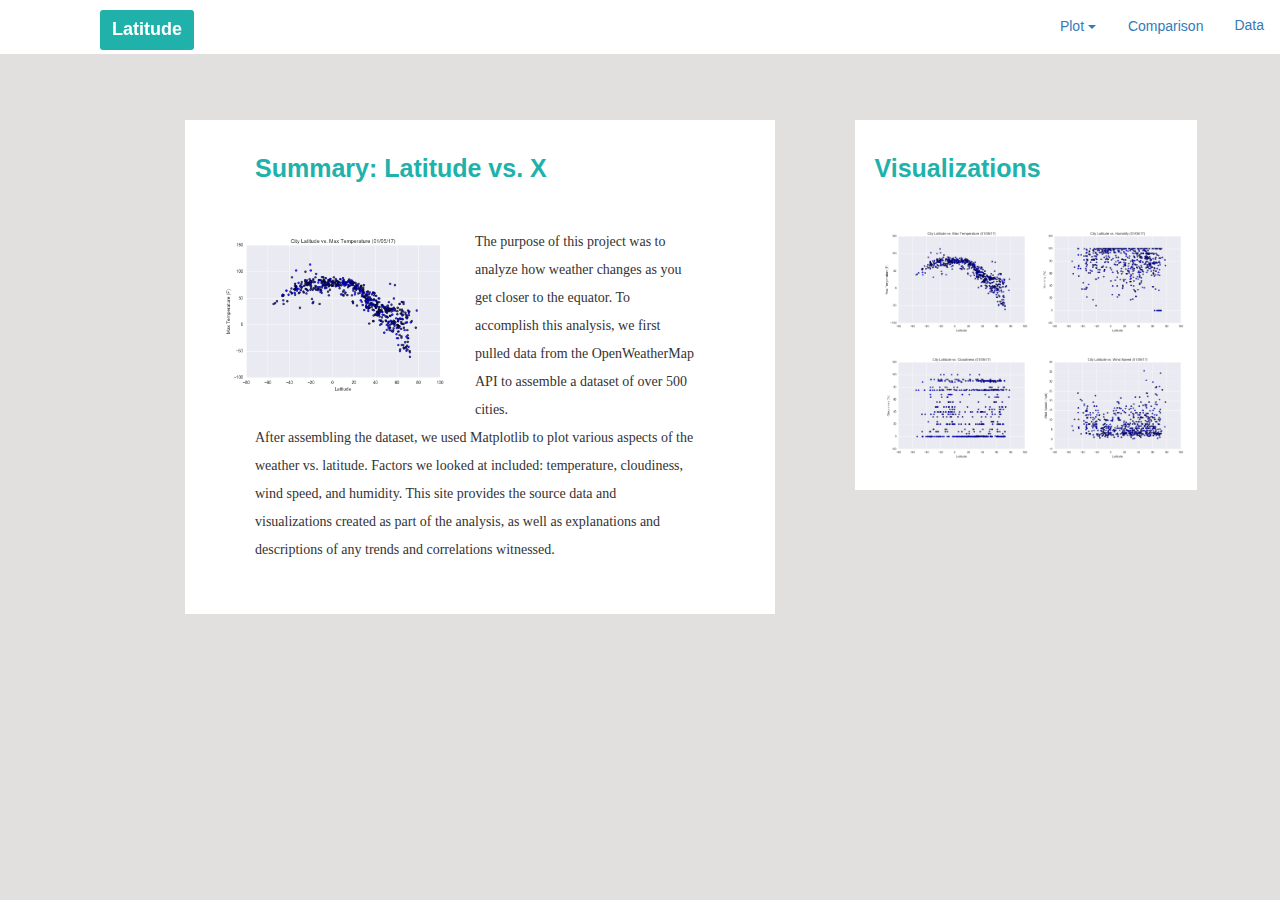
<file: index.html>
<!DOCTYPE html>
<html lang="en">

<head>
    <meta charset="UTF-8">
    <meta http-equiv="X-UA-Compatible" content="IE=edge">
    <meta name="viewport" content="width=device-width, initial-scale=1">
    <title>Landing</title>

    <link rel="stylesheet" href="https://maxcdn.bootstrapcdn.com/bootstrap/3.4.1/css/bootstrap.min.css">
    <script src="https://ajax.googleapis.com/ajax/libs/jquery/3.6.4/jquery.min.js"></script>
    <script src="https://maxcdn.bootstrapcdn.com/bootstrap/3.4.1/js/bootstrap.min.js"></script>
    <link rel="stylesheet" href="style.css">
</head>

<body>
    <div class="nav navbar">
        <nav class="navbar navbar-fixed-top navbar-header navbar-expand-lg" id="top">
            <button type="button" class="navbar-toggle" data-toggle="collapse" data-target="#rightnavbuttons">
                <span class="icon-bar"></span>
                <span class="icon-bar"></span>
                <span class="icon-bar"></span>
            </button>

            <div class="align-items-left nav-item active">
                <a href="index.html">
                    <button id="latitude" type="button" class="btn btn-danger navbar-btn">Latitude</button>
                </a>
            </div>

            <div id="rightnavbuttons" class="collapse navbar-collapse container-fluid navbar navbar-nav"
                style="float:right; clear: both">
                <ul class="nav navbar-nav btn-group navbar-nav">
                    <li>
                        <a class="btn dropdown-toggle" data-toggle="dropdown">Plot <span class="caret"></span> </a>
                        <ul class="dropdown-menu" aria-labelledby="dropdownMenuButton">
                            <li>
                                <a class="dropdown-item" href="Visualizations\max_temperature.html">Max Temperature</a>
                            </li>
                            <li>
                                <a class="dropdown-item" href="Visualizations\humidity.html">Humidity</a>
                            </li>
                            <li>
                                <a class="dropdown-item" href="Visualizations\cloudiness.html">Cloudiness</a>
                            </li>
                            <li>
                                <a class="dropdown-item" href="Visualizations\wind_speed.html">Wind Speed</a>
                            </li>
                        </ul>
                    </li>
                    <li>
                        <a href="comparisons.html" type="button" class="nav-link btn btn-link btn-group-lg"
                            href="comparisons.html">Comparison</a>
                    </li>
                    <li>
                        <a href="data.html" type="button" class=" nav-linkbtn btn-link btn-group-lg"
                            href="data.html">Data</a>
                    </li>
                </ul>
            </div>
        </nav>
    </div>


    <main>
        <div class="row" id="landingpage">
            <div id="summary" class=" container col-md-9">
                <header class="header">
                    <h1>Summary: Latitude vs. X</h1>
                </header>
                <div class="section">
                    <img width="250" id="mainimage" class="btn-group-lg" src="Resources\assets\images\Fig1.png"
                        alt="City Latitude vs Max Temperature (01/05/17)">
                    <p>The purpose of this project was to analyze how weather changes as you get closer to the
                        equator.
                        To accomplish this analysis, we first pulled data from the OpenWeatherMap API to assemble a
                        dataset of over 500 cities. </p>
                    <p>After assembling the dataset, we used Matplotlib to plot various aspects of the weather vs.
                        latitude. Factors we looked at included: temperature, cloudiness, wind speed, and humidity.
                        This
                        site provides the source data and visualizations created as part of the analysis, as well as
                        explanations and descriptions of any trends and correlations witnessed. </p>
                </div>
            </div>



            <div class="col-md-3">
                <div class="container">
                    <div id="right-sidebar" class="right-sidebar">
                        <h2>Visualizations</h2>
                        <div class="row">
                            <div class="col-md-6">
                                <a href="Visualizations\max_temperature.html">
                                    <img style="width:150%" type="button" class="btn btn-link btn-group-lg" href=#
                                        src="Resources\assets\images\Fig1.png"
                                        alt="City Latitude vs Max Temperature (01/05/17)">
                                </a>
                            </div>
                            <div class="col-md-6">
                                <a href="Visualizations\humidity.html">
                                    <img style="width:150%" type="button" class="btn btn-link btn-group-lg"
                                        href="Visualizations\humidity.html" src="Resources\assets\images\Fig2.png"
                                        alt="City Latitude vs Humidity (01/05/17)">
                                </a>
                            </div>
                        </div>

                        <div class="row">
                            <div class="col-md-6">
                                <a href="Visualizations\cloudiness.html">
                                    <img style="width:150%" type="button" class="btn btn-link btn-group-lg"
                                        href="Visualizations\cloudiness.html" src="Resources\assets\images\Fig3.png"
                                        alt="City Latitude vs Cloudiness (01/05/17)" />
                                </a>

                            </div>
                            <div class="col-md-6">
                                <a href="Visualizations\wind_speed.html">
                                    <img style="width:150%" type="button" class="btn btn-link btn-group-lg"
                                        href="Visualizations\wind_speed.html" src="Resources\assets\images\Fig4.png"
                                        alt="City Latitude vs Wind Speed (01/05/17)">
                                </a>
                            </div>
                        </div>
                    </div>
                </div>
            </div>
        </div>

    </main>
</body>

</html>
</file>
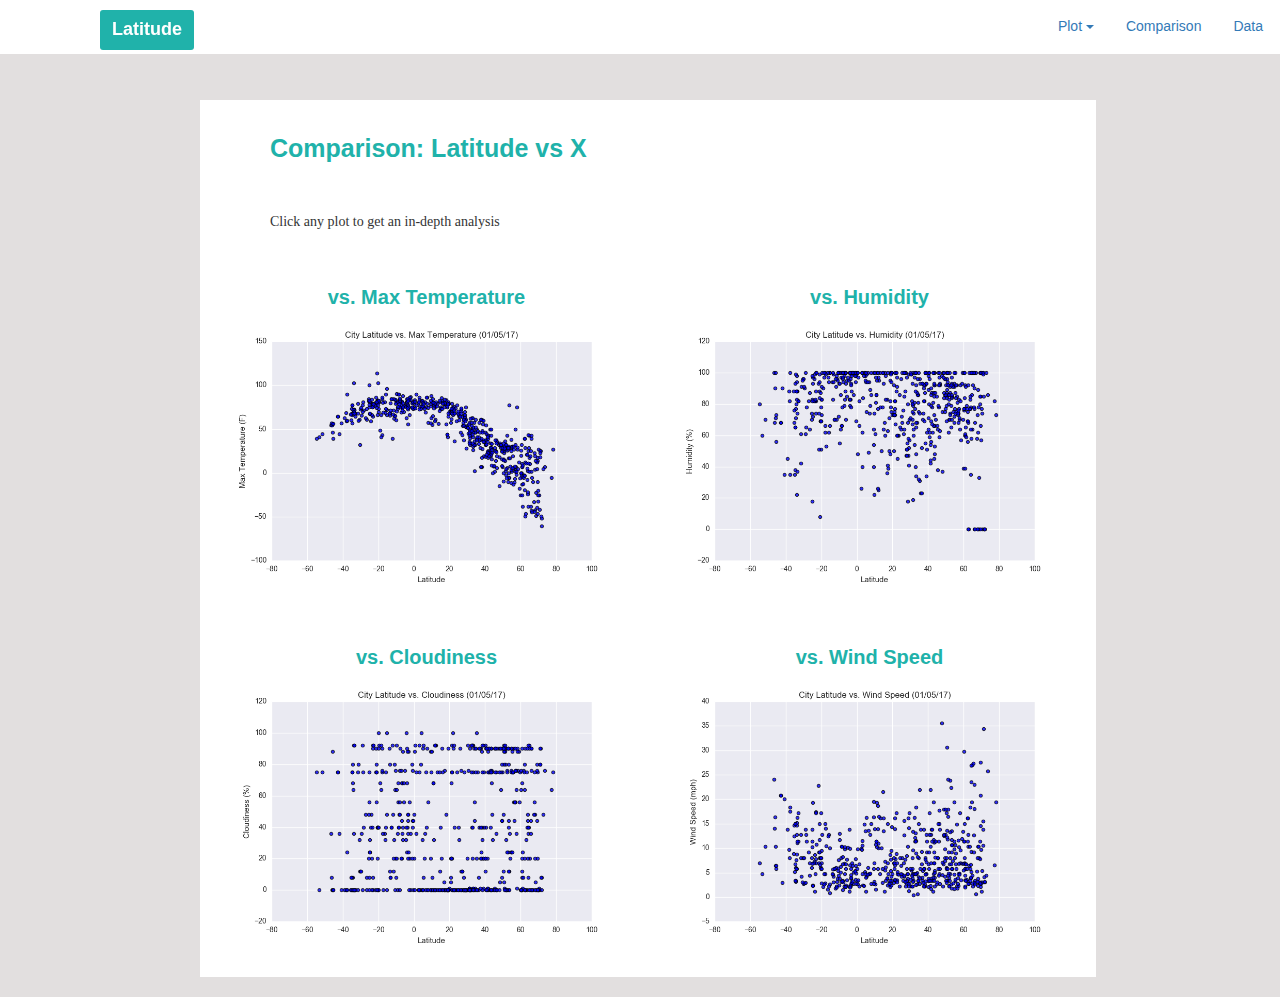
<file: comparisons.html>
<!DOCTYPE html>
<html lang="en">

<head>
    <meta charset="UTF-8">
    <meta http-equiv="X-UA-Compatible" content="IE=edge">
    <meta name="viewport" content="width=device-width, initial-scale=1">
    <title>Comparison</title>

    <link rel="stylesheet" href="https://maxcdn.bootstrapcdn.com/bootstrap/3.4.1/css/bootstrap.min.css">
    <script src="https://ajax.googleapis.com/ajax/libs/jquery/3.6.4/jquery.min.js"></script>
    <script src="https://maxcdn.bootstrapcdn.com/bootstrap/3.4.1/js/bootstrap.min.js"></script>
    <link rel="stylesheet" href="style.css">

</head>

<body>
    <div class="nav navbar">
        <nav class="navbar navbar-fixed-top navbar-header navbar-expand-lg" id="top">
            <button type="button" class="navbar-toggle" data-toggle="collapse" data-target="#rightnavbuttons">
                <span class="icon-bar"></span>
                <span class="icon-bar"></span>
                <span class="icon-bar"></span>
            </button>

            <div class="align-items-left nav-item active">
                <a href="index.html">
                    <button id="latitude" type="button" class="btn btn-danger navbar-btn">Latitude</button>
                </a>
            </div>

            <div id="rightnavbuttons" class="collapse navbar-collapse container-fluid navbar navbar-nav"
                style="float:right; clear: both">
                <ul class="nav navbar-nav btn-group navbar-nav">
                    <li>
                        <a class="btn dropdown-toggle" data-toggle="dropdown">Plot <span class="caret"></span> </a>
                        <ul class="dropdown-menu" aria-labelledby="dropdownMenuButton">
                            <li>
                                <a class="dropdown-item" href="Visualizations\max_temperature.html">Max Temperature</a>
                            </li>
                            <li>
                                <a class="dropdown-item" href="Visualizations\humidity.html">Humidity</a>
                            </li>
                            <li>
                                <a class="dropdown-item" href="Visualizations\cloudiness.html">Cloudiness</a>
                            </li>
                            <li>
                                <a class="dropdown-item" href="Visualizations\wind_speed.html">Wind Speed</a>
                            </li>
                        </ul>
                    </li>
                    <li>
                        <a type="button" class="nav-link btn btn-link btn-group-lg" href="comparisons.html">Comparison</a>
                    </li>
                    <li>
                        <a type="button" class=" nav-link btn btn-link btn-group-lg" href="data.html">Data</a>
                    </li>
                </ul>
            </div>
        </nav>
    </div>

    <main>
        <!-- Creates the Overall Grid -->
        <div id="charts" class="container">
            <header class="header">
                <h1>Comparison: Latitude vs X</h1>
                <p>Click any plot to get an in-depth analysis</p>
            </header>

            <div class="row">
                <!-- First of two columns -->
                <div class="col-md-6">
                    <h3>vs. Max Temperature</h2>
                        <!-- Image -->
                        <a href="Visualizations\max_temperature.html">
                            <img width=100% src="Resources\assets\images\Fig1.png"
                                alt="City Latitude vs Max Temperature (01/05/17)" alignment=left />
                        </a>
                </div>
                <!-- Second of two columns -->
                <div class="col-md-6">
                    <h4>vs. Humidity</h3>
                        <!-- Image -->
                        <a href="Visualizations\humidity.html">
                            <img width=100% src="Resources\assets\images\Fig2.png"
                                alt="City Latitude vs Humidity (01/05/17)" alignment=right />
                        </a>
                </div>
            </div>

            <div class="row">
                <!-- First of two columns -->
                <div class="col-md-6">
                    <h5>vs. Cloudiness</h4>
                        <!-- Image -->
                        <a href="Visualizations\cloudiness.html">
                            <img width=100% src="Resources\assets\images\Fig3.png"
                                alt="City Latitude vs Cloudiness (01/05/17)" alignment=left />
                        </a>
                </div>
                <!-- Second of two columns -->
                <div class="col-md-6">
                    <h6>vs. Wind Speed</h5>
                        <!-- Image -->
                        <a href="Visualizations\wind_speed.html">
                            <img width=100% src="Resources\assets\images\Fig4.png"
                                alt="City Latitude vs Wind Speed (01/05/17)" alignment=right />
                        </a>
                </div>
            </div>
        </div>
    </main>
</body>

</html>
</file>
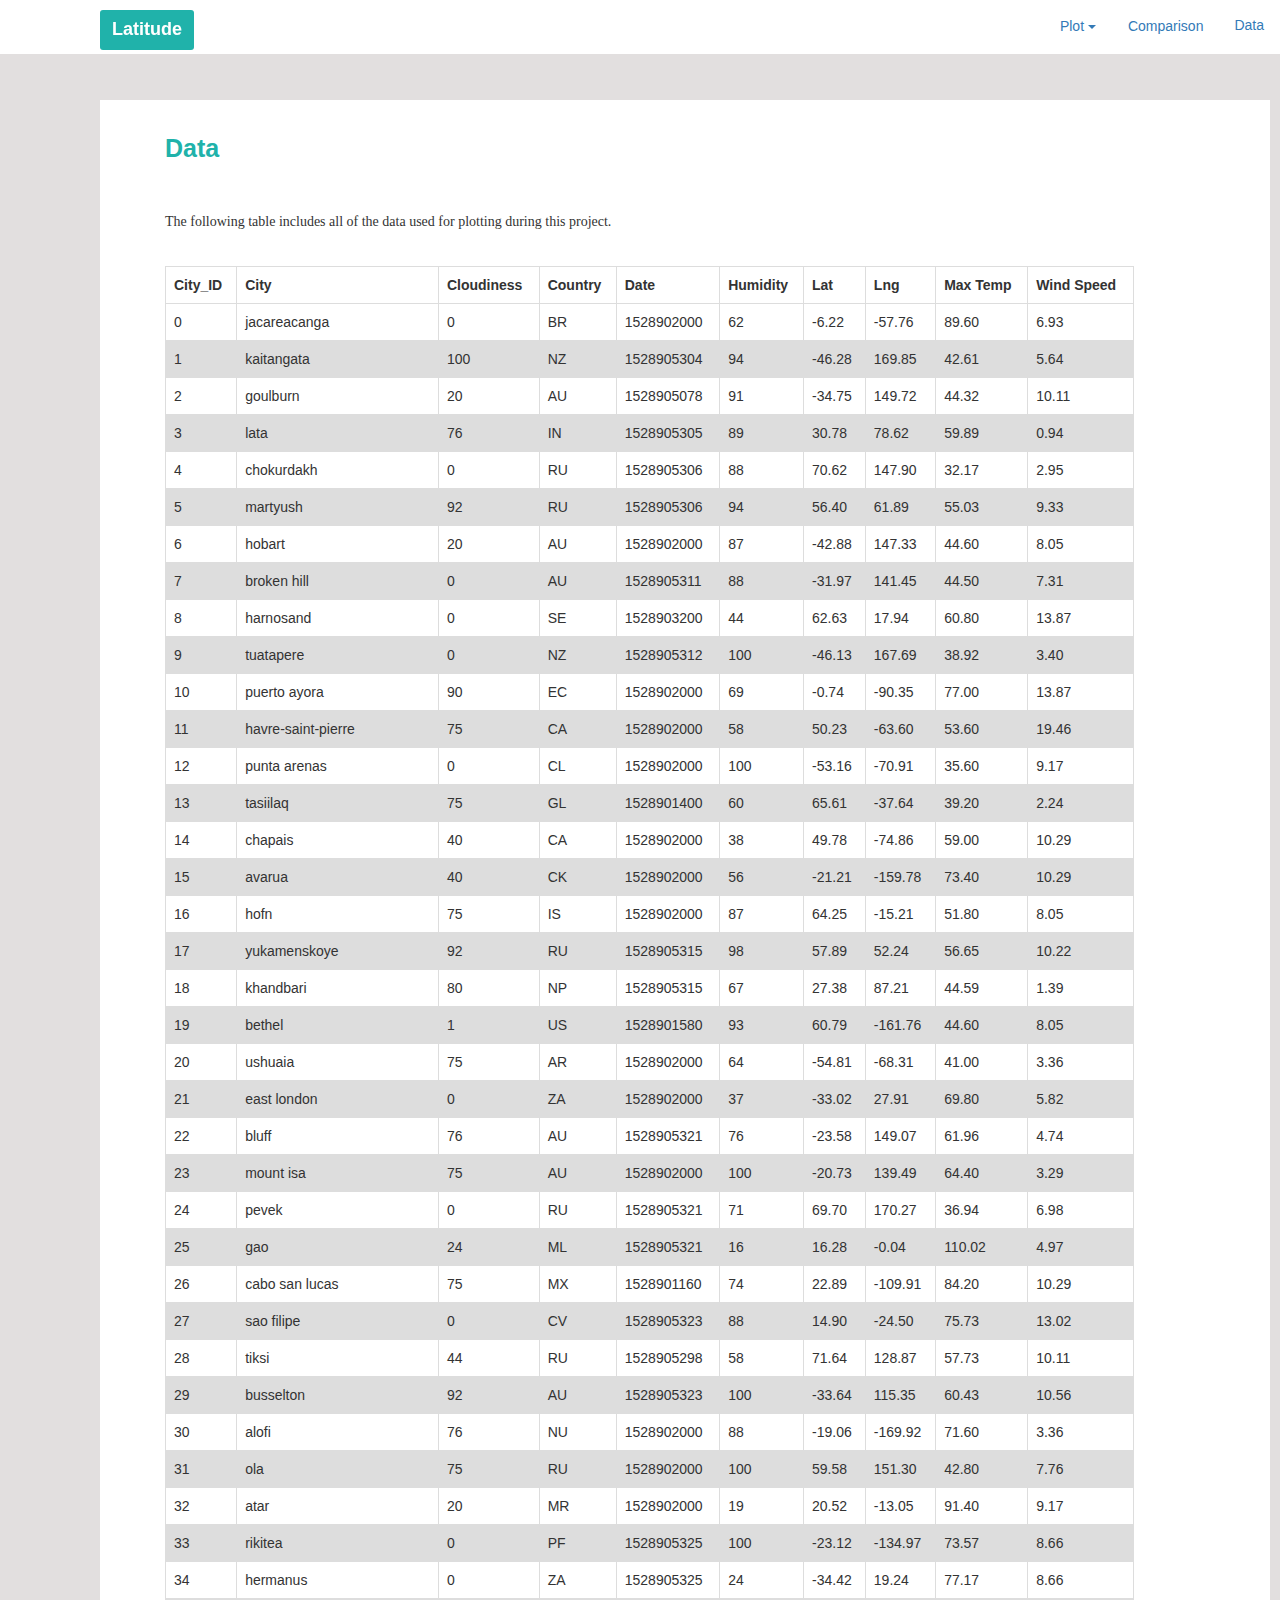
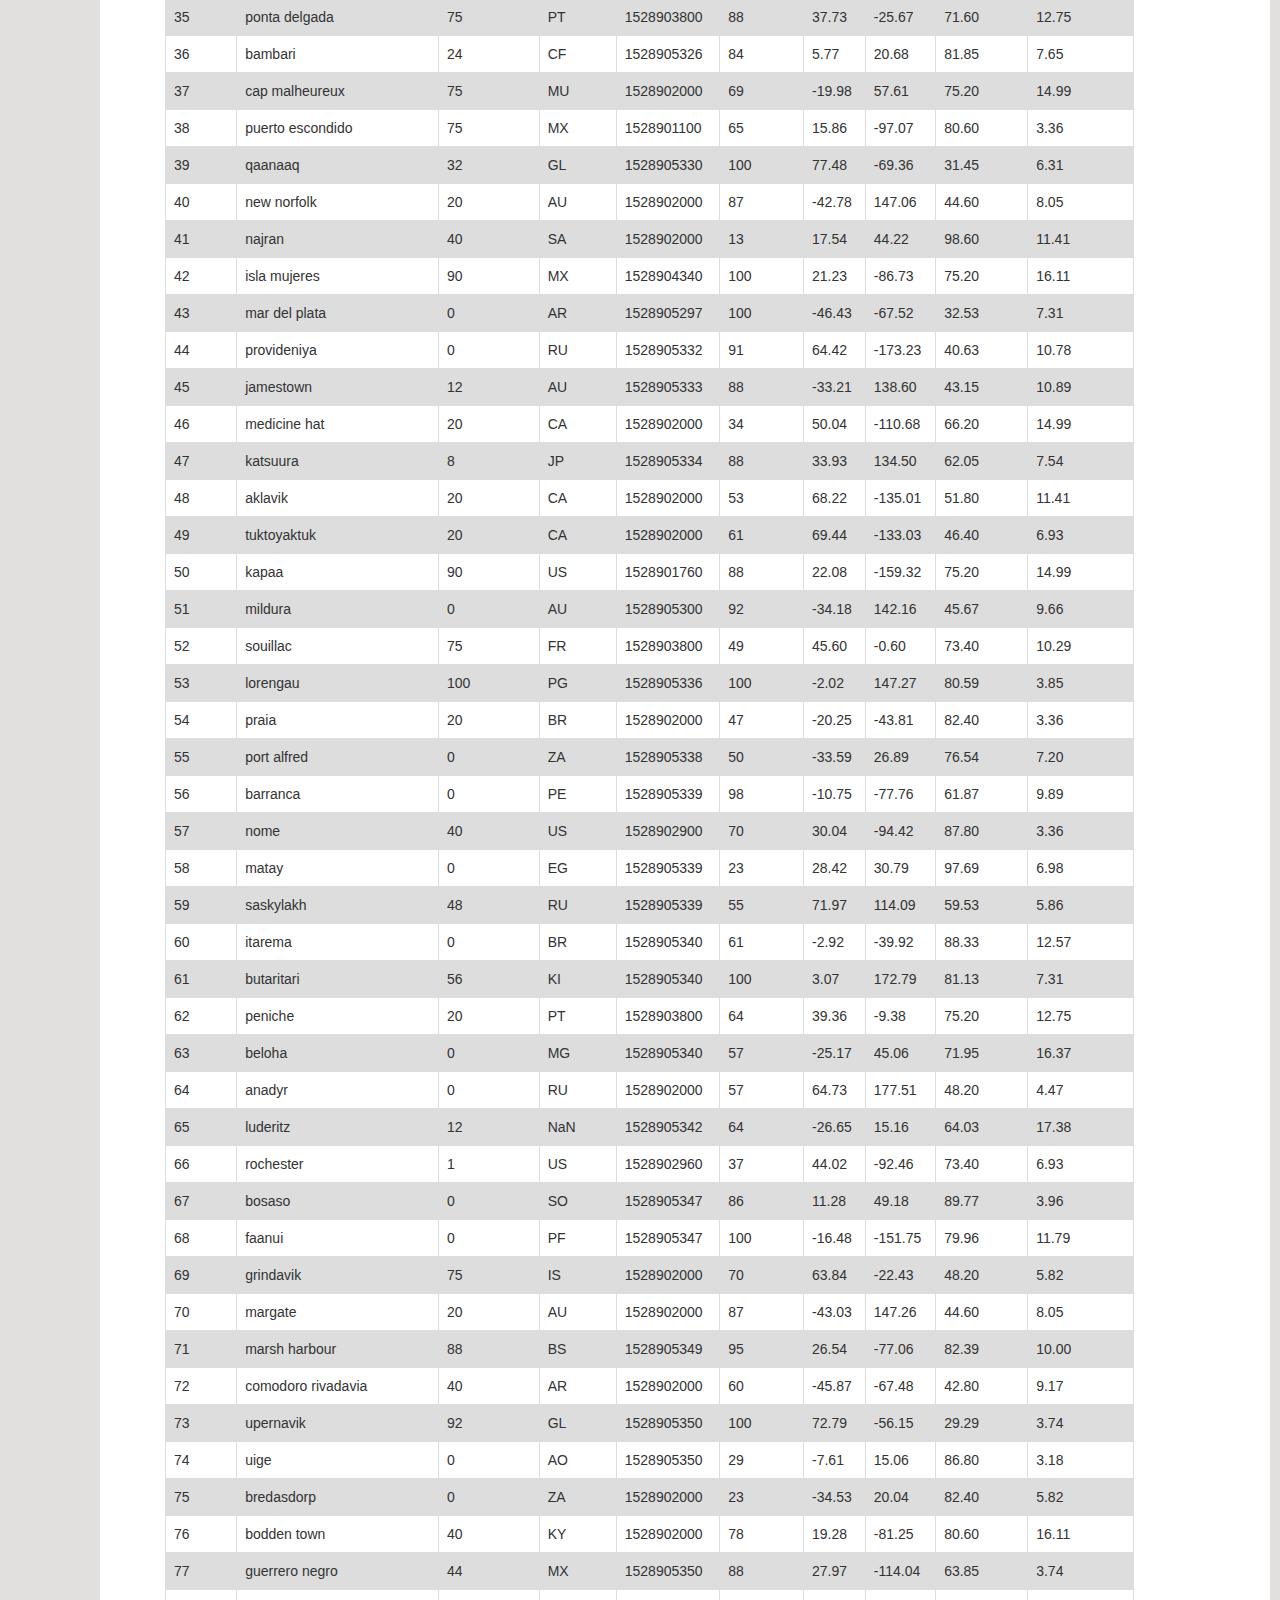
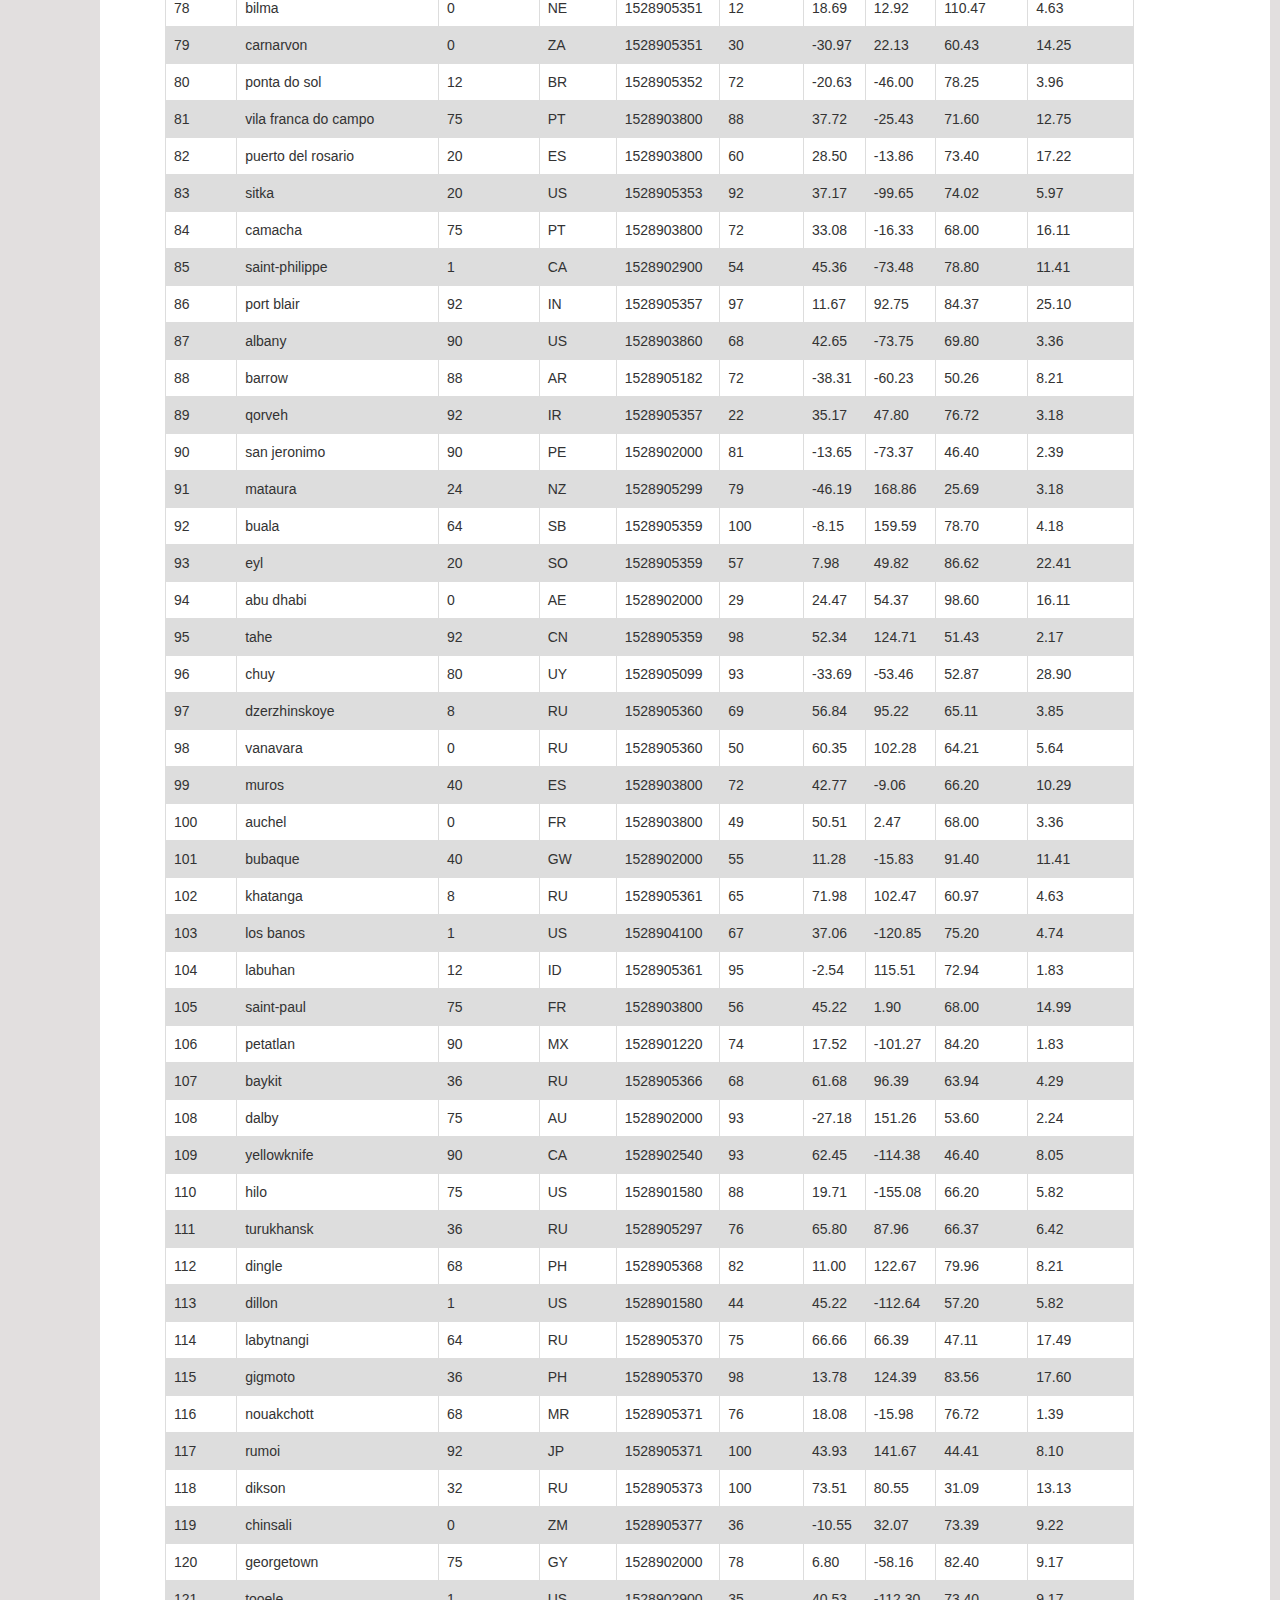
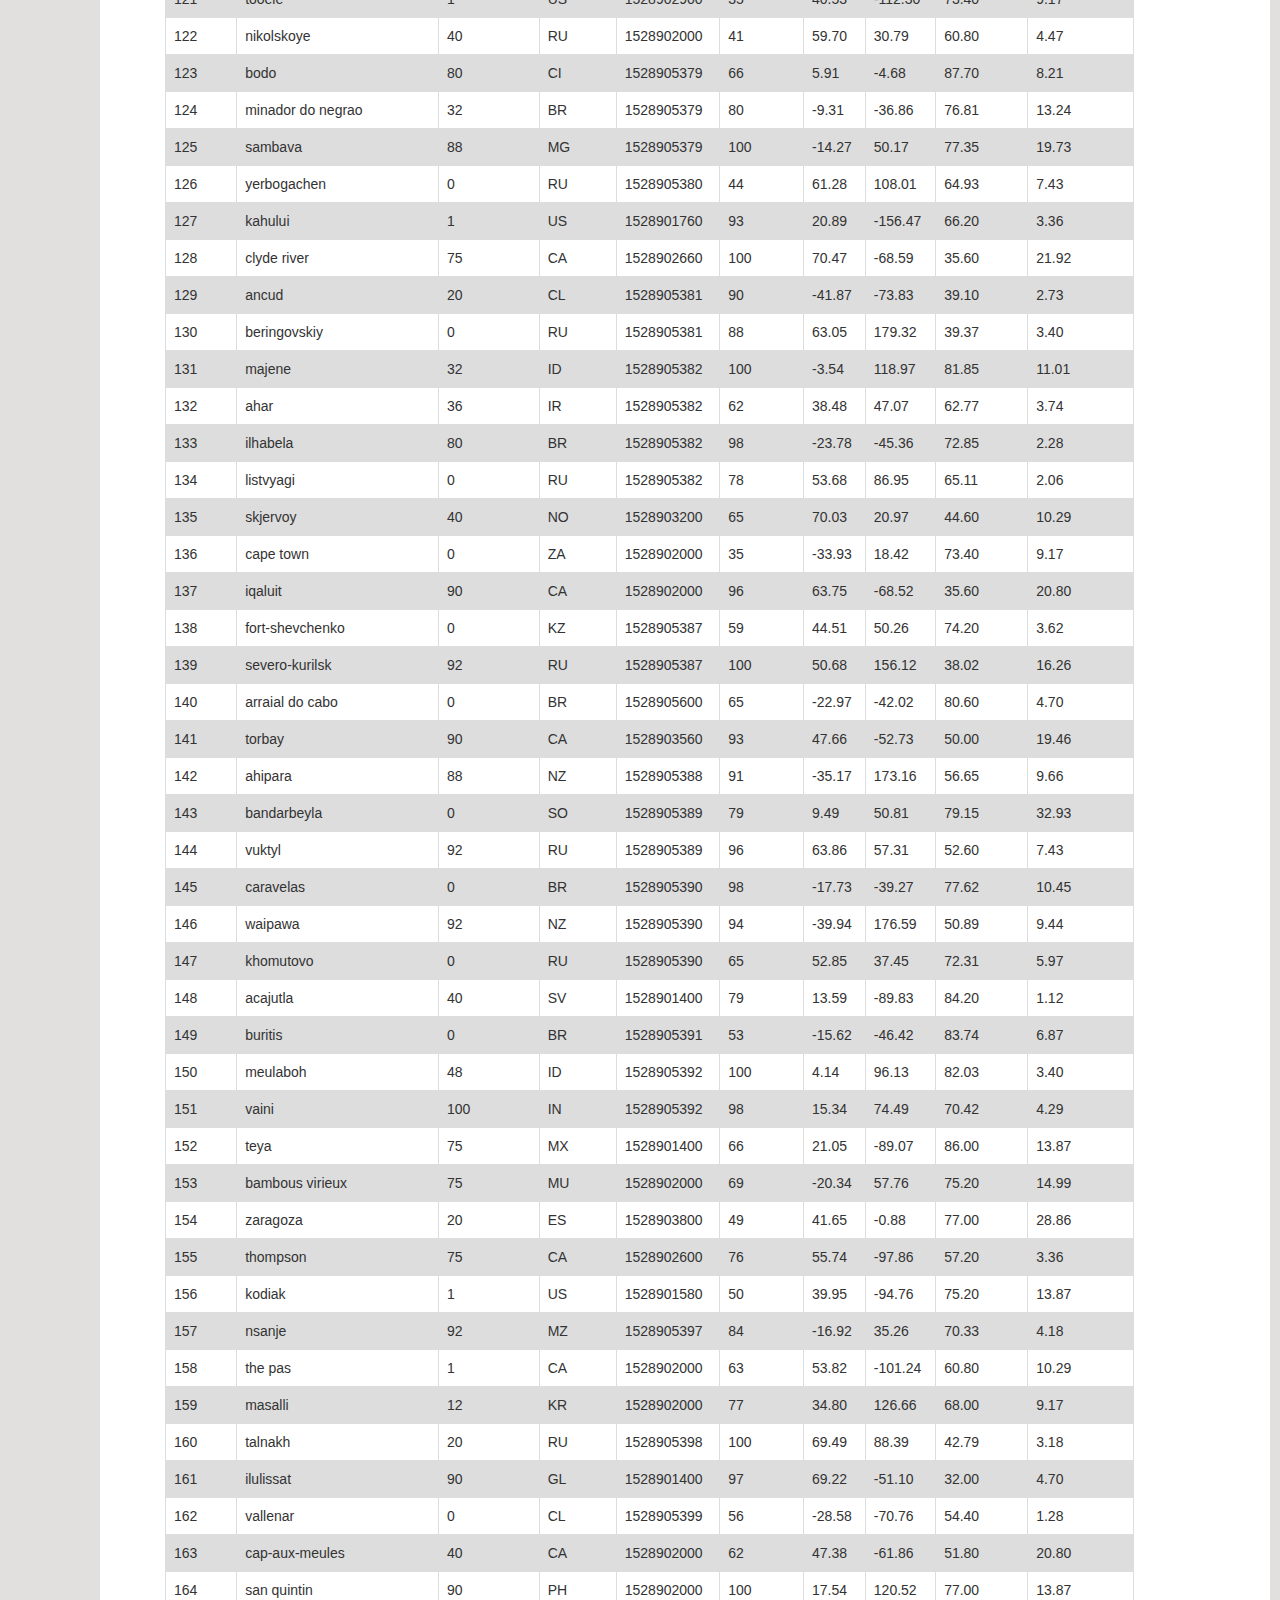
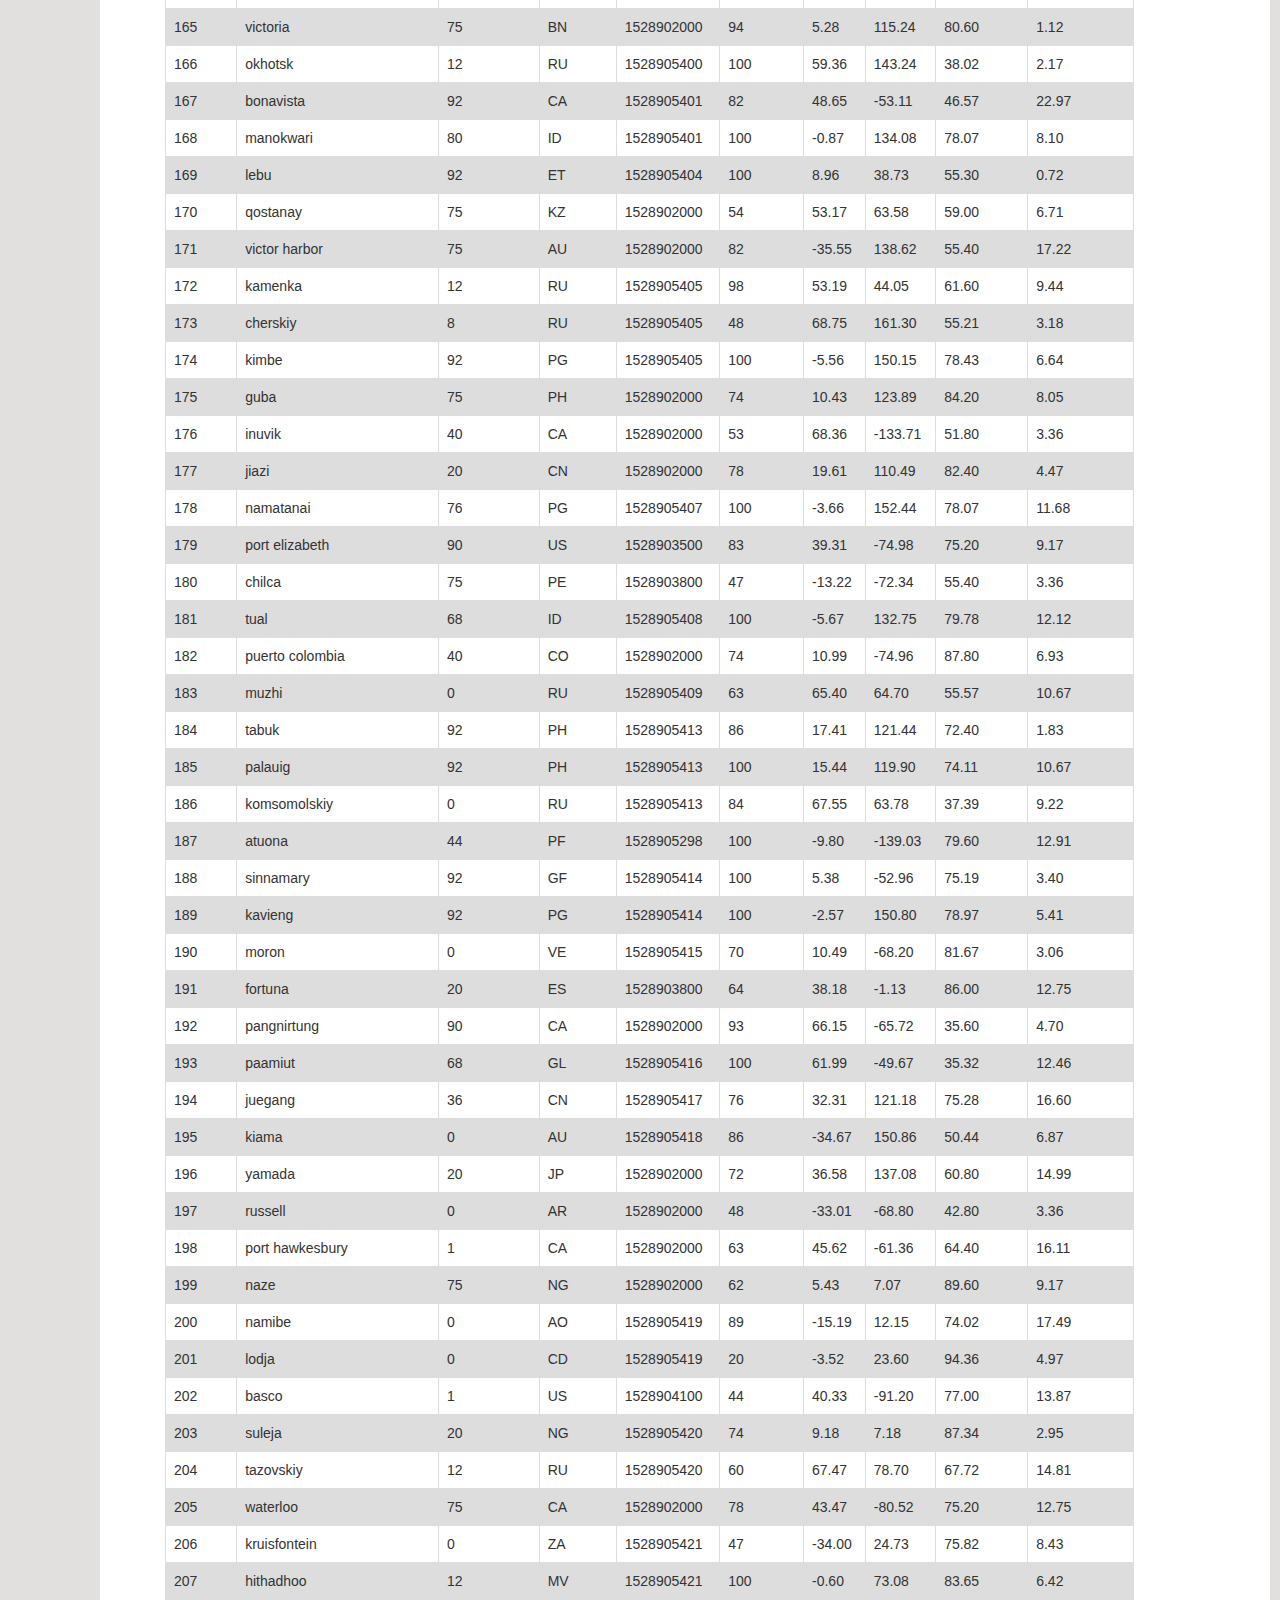
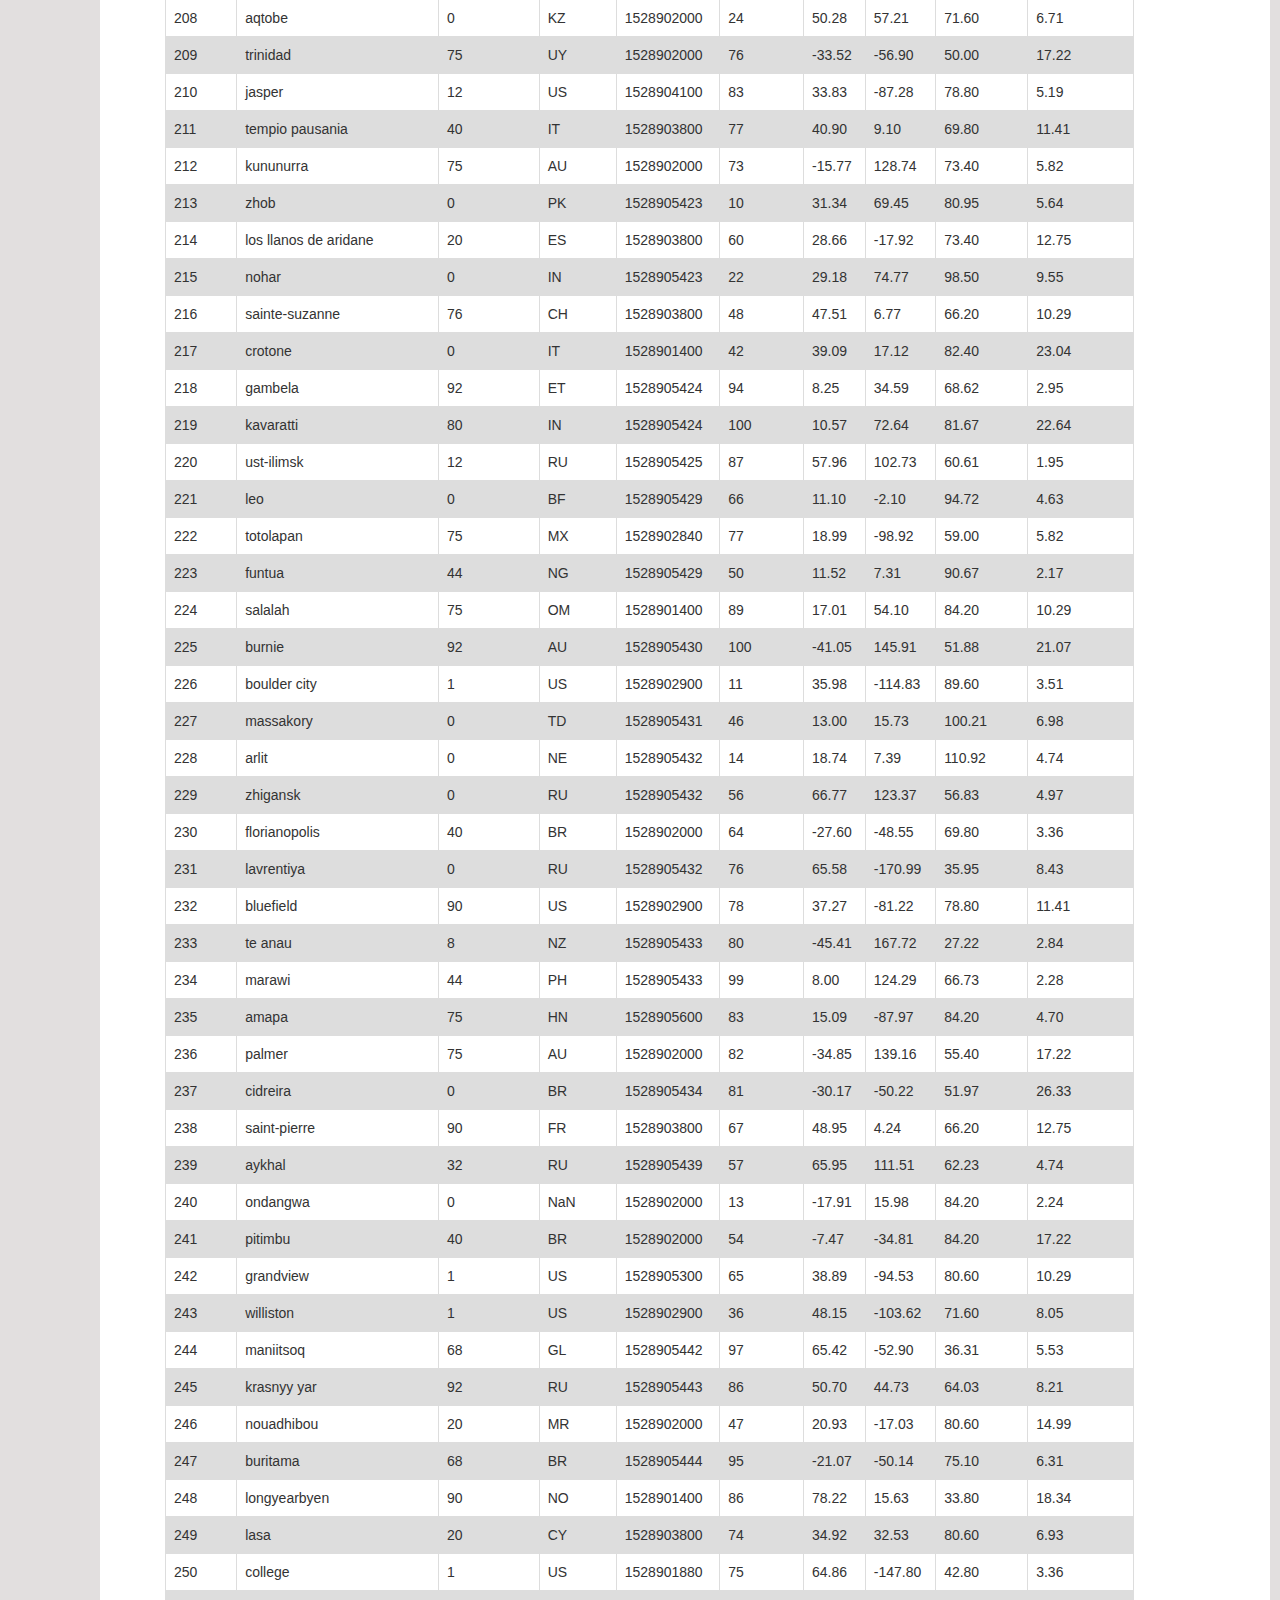
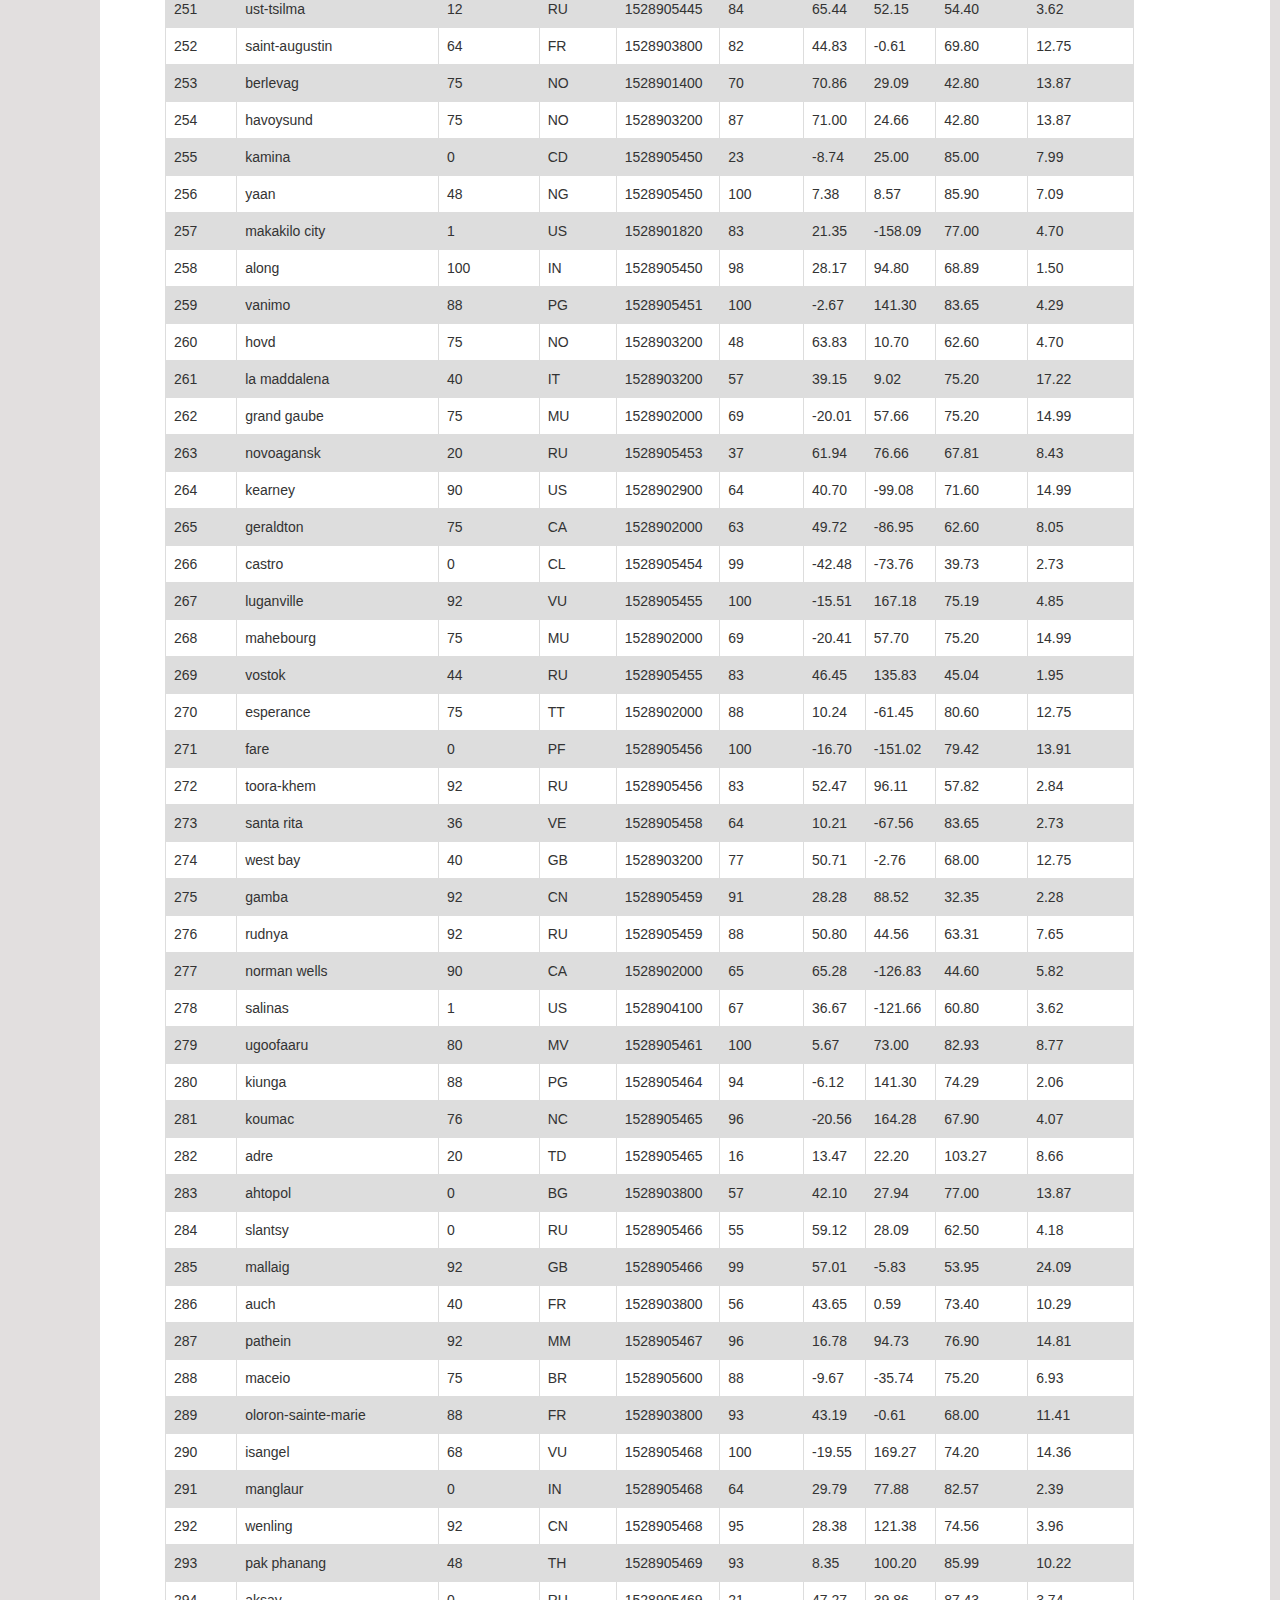
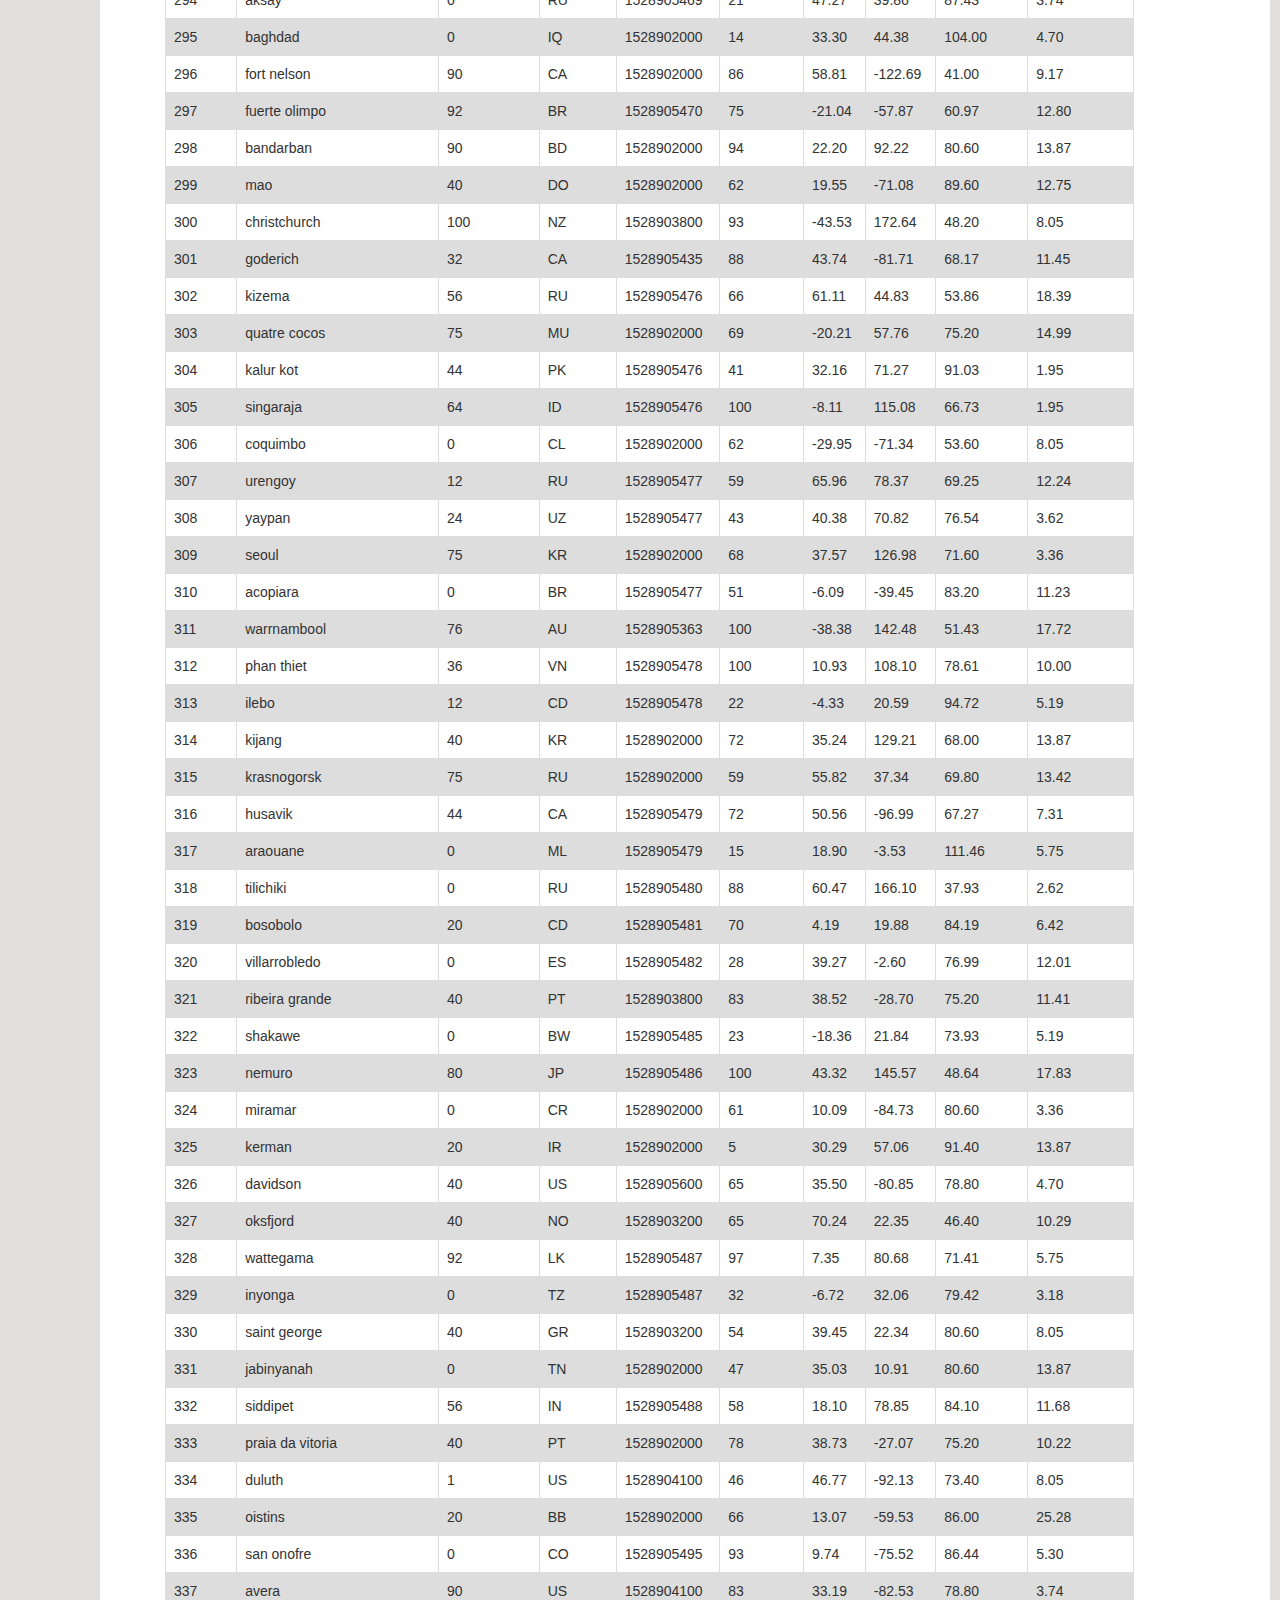
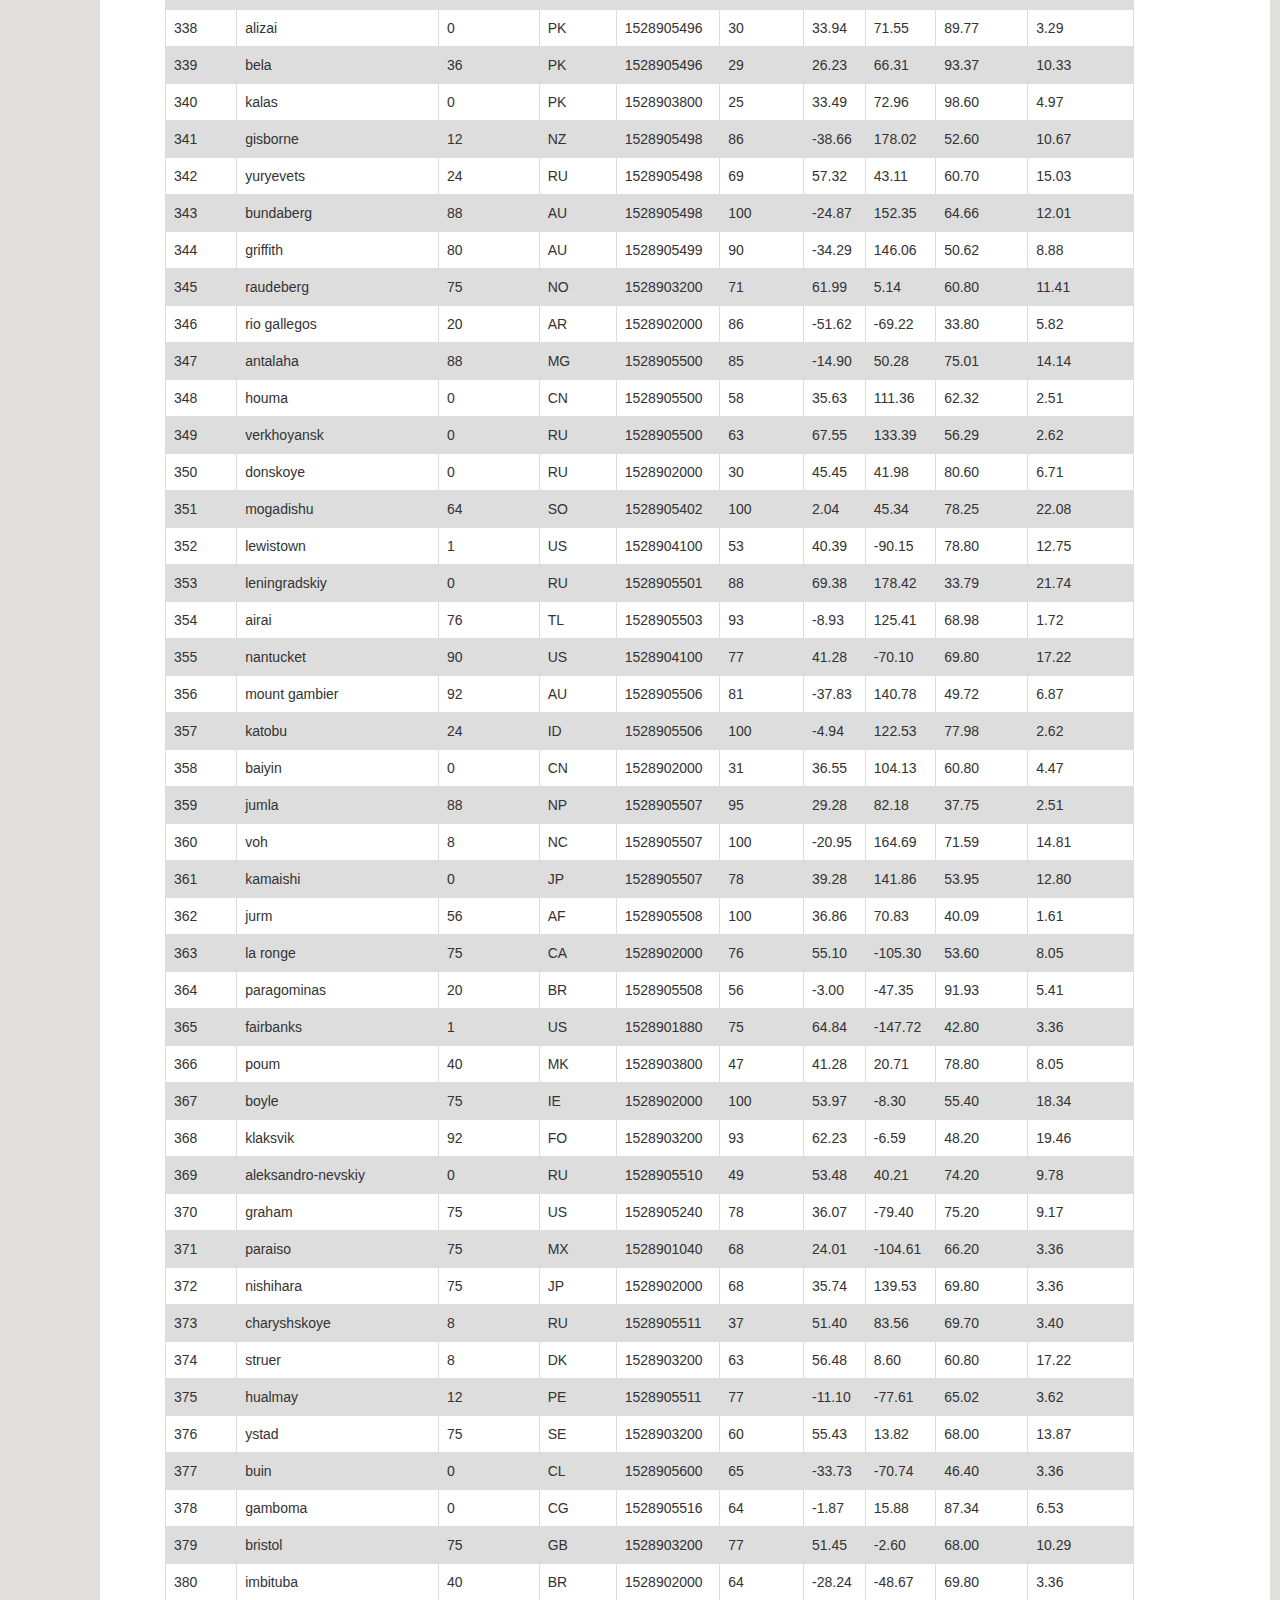
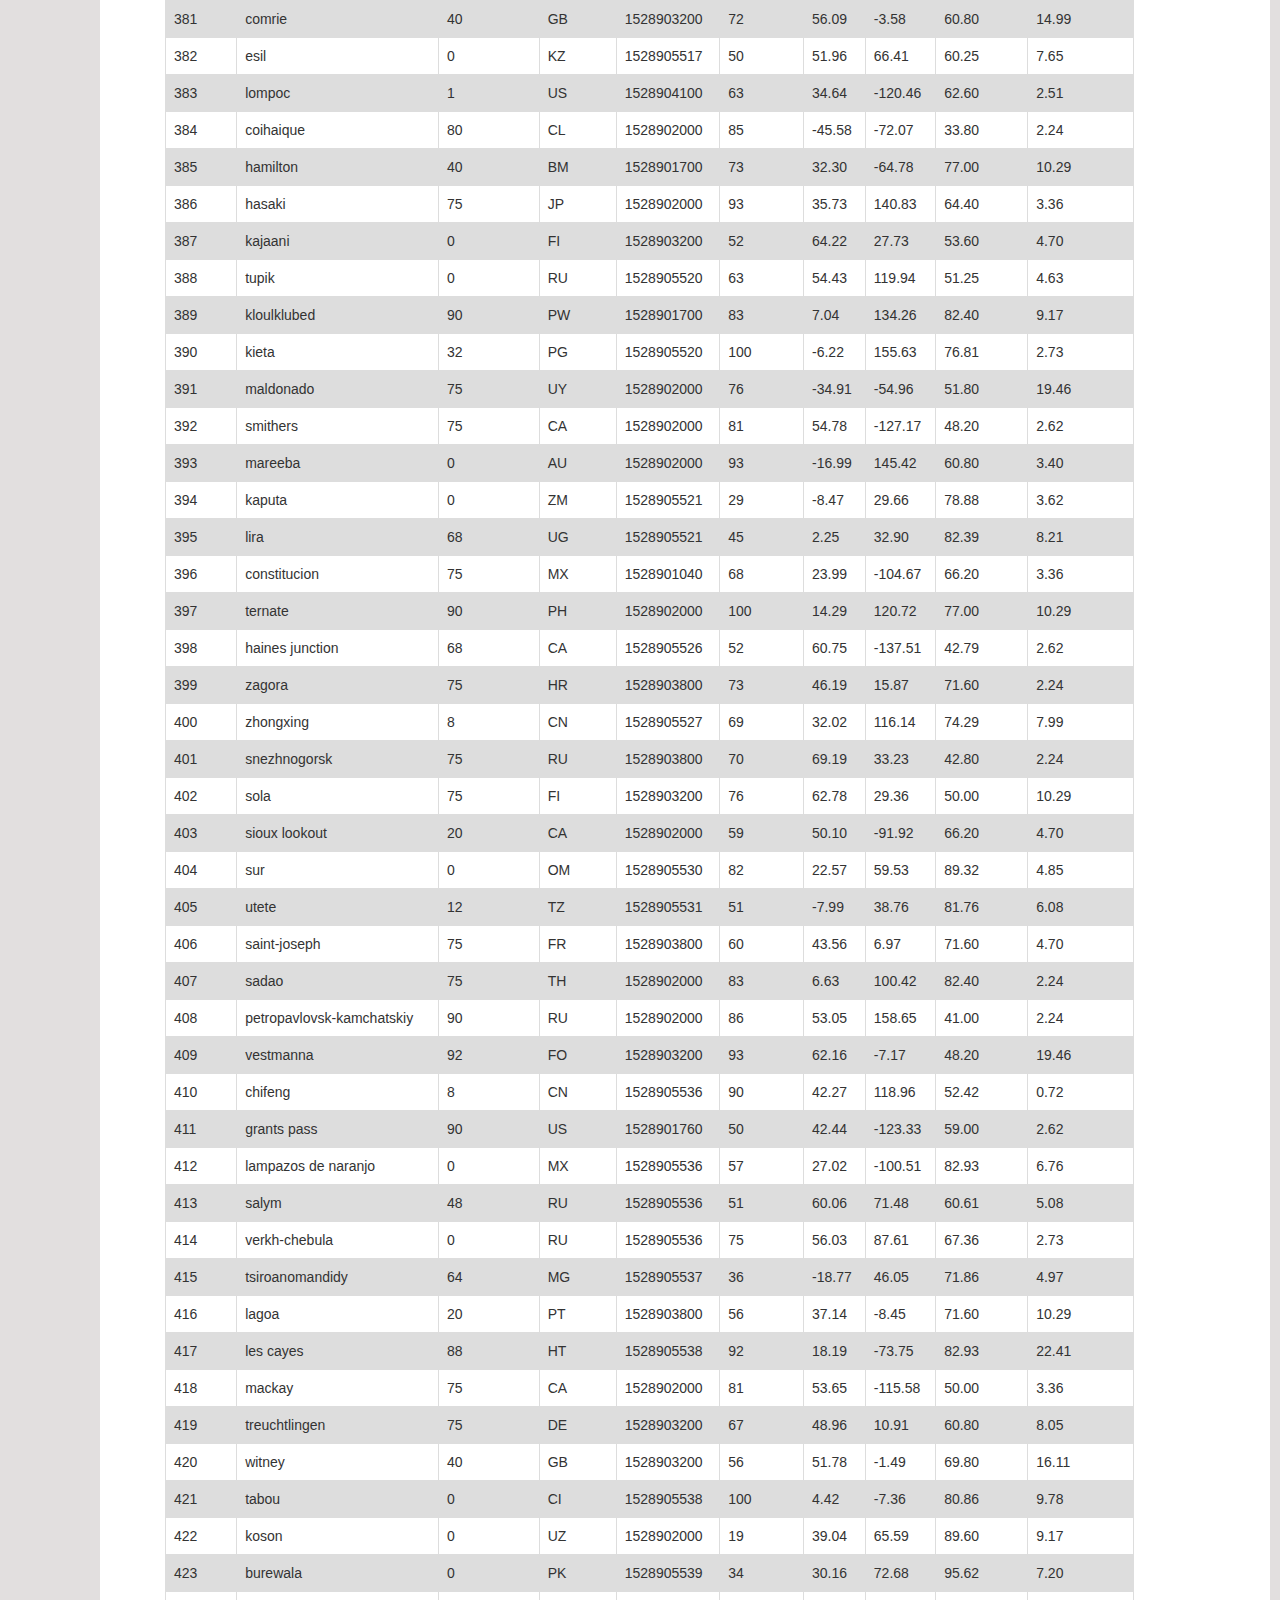
<file: data.html>
<!DOCTYPE html>
<!-- the doctype declaration -->
<html lang="en">

<head>
    <meta charset="UTF-8">
    <meta http-equiv="X-UA-Compatible" content="IE=edge">
    <meta name="viewport" content="width=device-width, initial-scale=1">

    <!-- The title element inside the head -->
    <title>Cities Data</title>

    <link rel="stylesheet" href="https://maxcdn.bootstrapcdn.com/bootstrap/3.4.1/css/bootstrap.min.css">
    <script src="https://ajax.googleapis.com/ajax/libs/jquery/3.6.4/jquery.min.js"></script>
    <script src="https://maxcdn.bootstrapcdn.com/bootstrap/3.4.1/js/bootstrap.min.js"></script>
    <link rel="stylesheet" href="style.css">

</head>

<body>
    <div class="nav navbar">
        <nav class="navbar navbar-fixed-top navbar-header navbar-expand-lg" id="top">
            <button type="button" class="navbar-toggle" data-toggle="collapse" data-target="#rightnavbuttons">
                <span class="icon-bar"></span>
                <span class="icon-bar"></span>
                <span class="icon-bar"></span>
            </button>

            <div class="align-items-left nav-item active">
                <a href="index.html" id="latitude" class="btn btn-danger navbar-btn">Latitude
                </a>
            </div>

            <div id="rightnavbuttons" class="collapse navbar-collapse container-fluid navbar navbar-nav"
                style="float:right; clear: both">
                <ul class="nav navbar-nav btn-group navbar-nav">
                    <li>
                        <a class="btn dropdown-toggle" data-toggle="dropdown">Plot <span class="caret"></span> </a>
                        <ul class="dropdown-menu" aria-labelledby="dropdownMenuButton">
                            <li>
                                <a class="dropdown-item" href="Visualizations\max_temperature.html">Max Temperature</a>
                            </li>
                            <li>
                                <a class="dropdown-item" href="Visualizations\humidity.html">Humidity</a>
                            </li>
                            <li>
                                <a class="dropdown-item" href="Visualizations\cloudiness.html">Cloudiness</a>
                            </li>
                            <li>
                                <a class="dropdown-item" href="Visualizations\wind_speed.html">Wind Speed</a>
                            </li>
                        </ul>
                    </li>
                    <li>
                        <a href="comparisons.html" type="button" class="nav-link btn btn-link btn-group-lg"
                            href="comparisons.html">Comparison</a>
                    </li>
                    <li>
                        <a href="data.html" type="button" class=" nav-linkbtn btn-link btn-group-lg"
                            href="data.html">Data</a>
                    </li>
                </ul>
            </div>
        </nav>
    </div>


    <main>
        <div id="datatable" class="container">
            <header class="header">
                <h1>Data</h1>
            </header>
            <div class="section">
                <p>The following table includes all of the data used for plotting during this project.</p>
            </div>


            <table border=0 class="dataframe btn-group-lg">
                <thead>
                    <tr style="text-align: right;">
                        <th>City_ID</th>
                        <th>City</th>
                        <th>Cloudiness</th>
                        <th>Country</th>
                        <th>Date</th>
                        <th>Humidity</th>
                        <th>Lat</th>
                        <th>Lng</th>
                        <th>Max Temp</th>
                        <th>Wind Speed</th>
                    </tr>
                </thead>
                <tbody>
                    <tr>
                        <td>0</td>
                        <td>jacareacanga</td>
                        <td>0</td>
                        <td>BR</td>
                        <td>1528902000</td>
                        <td>62</td>
                        <td>-6.22</td>
                        <td>-57.76</td>
                        <td>89.60</td>
                        <td>6.93</td>
                    </tr>
                    <tr>
                        <td>1</td>
                        <td>kaitangata</td>
                        <td>100</td>
                        <td>NZ</td>
                        <td>1528905304</td>
                        <td>94</td>
                        <td>-46.28</td>
                        <td>169.85</td>
                        <td>42.61</td>
                        <td>5.64</td>
                    </tr>
                    <tr>
                        <td>2</td>
                        <td>goulburn</td>
                        <td>20</td>
                        <td>AU</td>
                        <td>1528905078</td>
                        <td>91</td>
                        <td>-34.75</td>
                        <td>149.72</td>
                        <td>44.32</td>
                        <td>10.11</td>
                    </tr>
                    <tr>
                        <td>3</td>
                        <td>lata</td>
                        <td>76</td>
                        <td>IN</td>
                        <td>1528905305</td>
                        <td>89</td>
                        <td>30.78</td>
                        <td>78.62</td>
                        <td>59.89</td>
                        <td>0.94</td>
                    </tr>
                    <tr>
                        <td>4</td>
                        <td>chokurdakh</td>
                        <td>0</td>
                        <td>RU</td>
                        <td>1528905306</td>
                        <td>88</td>
                        <td>70.62</td>
                        <td>147.90</td>
                        <td>32.17</td>
                        <td>2.95</td>
                    </tr>
                    <tr>
                        <td>5</td>
                        <td>martyush</td>
                        <td>92</td>
                        <td>RU</td>
                        <td>1528905306</td>
                        <td>94</td>
                        <td>56.40</td>
                        <td>61.89</td>
                        <td>55.03</td>
                        <td>9.33</td>
                    </tr>
                    <tr>
                        <td>6</td>
                        <td>hobart</td>
                        <td>20</td>
                        <td>AU</td>
                        <td>1528902000</td>
                        <td>87</td>
                        <td>-42.88</td>
                        <td>147.33</td>
                        <td>44.60</td>
                        <td>8.05</td>
                    </tr>
                    <tr>
                        <td>7</td>
                        <td>broken hill</td>
                        <td>0</td>
                        <td>AU</td>
                        <td>1528905311</td>
                        <td>88</td>
                        <td>-31.97</td>
                        <td>141.45</td>
                        <td>44.50</td>
                        <td>7.31</td>
                    </tr>
                    <tr>
                        <td>8</td>
                        <td>harnosand</td>
                        <td>0</td>
                        <td>SE</td>
                        <td>1528903200</td>
                        <td>44</td>
                        <td>62.63</td>
                        <td>17.94</td>
                        <td>60.80</td>
                        <td>13.87</td>
                    </tr>
                    <tr>
                        <td>9</td>
                        <td>tuatapere</td>
                        <td>0</td>
                        <td>NZ</td>
                        <td>1528905312</td>
                        <td>100</td>
                        <td>-46.13</td>
                        <td>167.69</td>
                        <td>38.92</td>
                        <td>3.40</td>
                    </tr>
                    <tr>
                        <td>10</td>
                        <td>puerto ayora</td>
                        <td>90</td>
                        <td>EC</td>
                        <td>1528902000</td>
                        <td>69</td>
                        <td>-0.74</td>
                        <td>-90.35</td>
                        <td>77.00</td>
                        <td>13.87</td>
                    </tr>
                    <tr>
                        <td>11</td>
                        <td>havre-saint-pierre</td>
                        <td>75</td>
                        <td>CA</td>
                        <td>1528902000</td>
                        <td>58</td>
                        <td>50.23</td>
                        <td>-63.60</td>
                        <td>53.60</td>
                        <td>19.46</td>
                    </tr>
                    <tr>
                        <td>12</td>
                        <td>punta arenas</td>
                        <td>0</td>
                        <td>CL</td>
                        <td>1528902000</td>
                        <td>100</td>
                        <td>-53.16</td>
                        <td>-70.91</td>
                        <td>35.60</td>
                        <td>9.17</td>
                    </tr>
                    <tr>
                        <td>13</td>
                        <td>tasiilaq</td>
                        <td>75</td>
                        <td>GL</td>
                        <td>1528901400</td>
                        <td>60</td>
                        <td>65.61</td>
                        <td>-37.64</td>
                        <td>39.20</td>
                        <td>2.24</td>
                    </tr>
                    <tr>
                        <td>14</td>
                        <td>chapais</td>
                        <td>40</td>
                        <td>CA</td>
                        <td>1528902000</td>
                        <td>38</td>
                        <td>49.78</td>
                        <td>-74.86</td>
                        <td>59.00</td>
                        <td>10.29</td>
                    </tr>
                    <tr>
                        <td>15</td>
                        <td>avarua</td>
                        <td>40</td>
                        <td>CK</td>
                        <td>1528902000</td>
                        <td>56</td>
                        <td>-21.21</td>
                        <td>-159.78</td>
                        <td>73.40</td>
                        <td>10.29</td>
                    </tr>
                    <tr>
                        <td>16</td>
                        <td>hofn</td>
                        <td>75</td>
                        <td>IS</td>
                        <td>1528902000</td>
                        <td>87</td>
                        <td>64.25</td>
                        <td>-15.21</td>
                        <td>51.80</td>
                        <td>8.05</td>
                    </tr>
                    <tr>
                        <td>17</td>
                        <td>yukamenskoye</td>
                        <td>92</td>
                        <td>RU</td>
                        <td>1528905315</td>
                        <td>98</td>
                        <td>57.89</td>
                        <td>52.24</td>
                        <td>56.65</td>
                        <td>10.22</td>
                    </tr>
                    <tr>
                        <td>18</td>
                        <td>khandbari</td>
                        <td>80</td>
                        <td>NP</td>
                        <td>1528905315</td>
                        <td>67</td>
                        <td>27.38</td>
                        <td>87.21</td>
                        <td>44.59</td>
                        <td>1.39</td>
                    </tr>
                    <tr>
                        <td>19</td>
                        <td>bethel</td>
                        <td>1</td>
                        <td>US</td>
                        <td>1528901580</td>
                        <td>93</td>
                        <td>60.79</td>
                        <td>-161.76</td>
                        <td>44.60</td>
                        <td>8.05</td>
                    </tr>
                    <tr>
                        <td>20</td>
                        <td>ushuaia</td>
                        <td>75</td>
                        <td>AR</td>
                        <td>1528902000</td>
                        <td>64</td>
                        <td>-54.81</td>
                        <td>-68.31</td>
                        <td>41.00</td>
                        <td>3.36</td>
                    </tr>
                    <tr>
                        <td>21</td>
                        <td>east london</td>
                        <td>0</td>
                        <td>ZA</td>
                        <td>1528902000</td>
                        <td>37</td>
                        <td>-33.02</td>
                        <td>27.91</td>
                        <td>69.80</td>
                        <td>5.82</td>
                    </tr>
                    <tr>
                        <td>22</td>
                        <td>bluff</td>
                        <td>76</td>
                        <td>AU</td>
                        <td>1528905321</td>
                        <td>76</td>
                        <td>-23.58</td>
                        <td>149.07</td>
                        <td>61.96</td>
                        <td>4.74</td>
                    </tr>
                    <tr>
                        <td>23</td>
                        <td>mount isa</td>
                        <td>75</td>
                        <td>AU</td>
                        <td>1528902000</td>
                        <td>100</td>
                        <td>-20.73</td>
                        <td>139.49</td>
                        <td>64.40</td>
                        <td>3.29</td>
                    </tr>
                    <tr>
                        <td>24</td>
                        <td>pevek</td>
                        <td>0</td>
                        <td>RU</td>
                        <td>1528905321</td>
                        <td>71</td>
                        <td>69.70</td>
                        <td>170.27</td>
                        <td>36.94</td>
                        <td>6.98</td>
                    </tr>
                    <tr>
                        <td>25</td>
                        <td>gao</td>
                        <td>24</td>
                        <td>ML</td>
                        <td>1528905321</td>
                        <td>16</td>
                        <td>16.28</td>
                        <td>-0.04</td>
                        <td>110.02</td>
                        <td>4.97</td>
                    </tr>
                    <tr>
                        <td>26</td>
                        <td>cabo san lucas</td>
                        <td>75</td>
                        <td>MX</td>
                        <td>1528901160</td>
                        <td>74</td>
                        <td>22.89</td>
                        <td>-109.91</td>
                        <td>84.20</td>
                        <td>10.29</td>
                    </tr>
                    <tr>
                        <td>27</td>
                        <td>sao filipe</td>
                        <td>0</td>
                        <td>CV</td>
                        <td>1528905323</td>
                        <td>88</td>
                        <td>14.90</td>
                        <td>-24.50</td>
                        <td>75.73</td>
                        <td>13.02</td>
                    </tr>
                    <tr>
                        <td>28</td>
                        <td>tiksi</td>
                        <td>44</td>
                        <td>RU</td>
                        <td>1528905298</td>
                        <td>58</td>
                        <td>71.64</td>
                        <td>128.87</td>
                        <td>57.73</td>
                        <td>10.11</td>
                    </tr>
                    <tr>
                        <td>29</td>
                        <td>busselton</td>
                        <td>92</td>
                        <td>AU</td>
                        <td>1528905323</td>
                        <td>100</td>
                        <td>-33.64</td>
                        <td>115.35</td>
                        <td>60.43</td>
                        <td>10.56</td>
                    </tr>
                    <tr>
                        <td>30</td>
                        <td>alofi</td>
                        <td>76</td>
                        <td>NU</td>
                        <td>1528902000</td>
                        <td>88</td>
                        <td>-19.06</td>
                        <td>-169.92</td>
                        <td>71.60</td>
                        <td>3.36</td>
                    </tr>
                    <tr>
                        <td>31</td>
                        <td>ola</td>
                        <td>75</td>
                        <td>RU</td>
                        <td>1528902000</td>
                        <td>100</td>
                        <td>59.58</td>
                        <td>151.30</td>
                        <td>42.80</td>
                        <td>7.76</td>
                    </tr>
                    <tr>
                        <td>32</td>
                        <td>atar</td>
                        <td>20</td>
                        <td>MR</td>
                        <td>1528902000</td>
                        <td>19</td>
                        <td>20.52</td>
                        <td>-13.05</td>
                        <td>91.40</td>
                        <td>9.17</td>
                    </tr>
                    <tr>
                        <td>33</td>
                        <td>rikitea</td>
                        <td>0</td>
                        <td>PF</td>
                        <td>1528905325</td>
                        <td>100</td>
                        <td>-23.12</td>
                        <td>-134.97</td>
                        <td>73.57</td>
                        <td>8.66</td>
                    </tr>
                    <tr>
                        <td>34</td>
                        <td>hermanus</td>
                        <td>0</td>
                        <td>ZA</td>
                        <td>1528905325</td>
                        <td>24</td>
                        <td>-34.42</td>
                        <td>19.24</td>
                        <td>77.17</td>
                        <td>8.66</td>
                    </tr>
                    <tr>
                        <td>35</td>
                        <td>ponta delgada</td>
                        <td>75</td>
                        <td>PT</td>
                        <td>1528903800</td>
                        <td>88</td>
                        <td>37.73</td>
                        <td>-25.67</td>
                        <td>71.60</td>
                        <td>12.75</td>
                    </tr>
                    <tr>
                        <td>36</td>
                        <td>bambari</td>
                        <td>24</td>
                        <td>CF</td>
                        <td>1528905326</td>
                        <td>84</td>
                        <td>5.77</td>
                        <td>20.68</td>
                        <td>81.85</td>
                        <td>7.65</td>
                    </tr>
                    <tr>
                        <td>37</td>
                        <td>cap malheureux</td>
                        <td>75</td>
                        <td>MU</td>
                        <td>1528902000</td>
                        <td>69</td>
                        <td>-19.98</td>
                        <td>57.61</td>
                        <td>75.20</td>
                        <td>14.99</td>
                    </tr>
                    <tr>
                        <td>38</td>
                        <td>puerto escondido</td>
                        <td>75</td>
                        <td>MX</td>
                        <td>1528901100</td>
                        <td>65</td>
                        <td>15.86</td>
                        <td>-97.07</td>
                        <td>80.60</td>
                        <td>3.36</td>
                    </tr>
                    <tr>
                        <td>39</td>
                        <td>qaanaaq</td>
                        <td>32</td>
                        <td>GL</td>
                        <td>1528905330</td>
                        <td>100</td>
                        <td>77.48</td>
                        <td>-69.36</td>
                        <td>31.45</td>
                        <td>6.31</td>
                    </tr>
                    <tr>
                        <td>40</td>
                        <td>new norfolk</td>
                        <td>20</td>
                        <td>AU</td>
                        <td>1528902000</td>
                        <td>87</td>
                        <td>-42.78</td>
                        <td>147.06</td>
                        <td>44.60</td>
                        <td>8.05</td>
                    </tr>
                    <tr>
                        <td>41</td>
                        <td>najran</td>
                        <td>40</td>
                        <td>SA</td>
                        <td>1528902000</td>
                        <td>13</td>
                        <td>17.54</td>
                        <td>44.22</td>
                        <td>98.60</td>
                        <td>11.41</td>
                    </tr>
                    <tr>
                        <td>42</td>
                        <td>isla mujeres</td>
                        <td>90</td>
                        <td>MX</td>
                        <td>1528904340</td>
                        <td>100</td>
                        <td>21.23</td>
                        <td>-86.73</td>
                        <td>75.20</td>
                        <td>16.11</td>
                    </tr>
                    <tr>
                        <td>43</td>
                        <td>mar del plata</td>
                        <td>0</td>
                        <td>AR</td>
                        <td>1528905297</td>
                        <td>100</td>
                        <td>-46.43</td>
                        <td>-67.52</td>
                        <td>32.53</td>
                        <td>7.31</td>
                    </tr>
                    <tr>
                        <td>44</td>
                        <td>provideniya</td>
                        <td>0</td>
                        <td>RU</td>
                        <td>1528905332</td>
                        <td>91</td>
                        <td>64.42</td>
                        <td>-173.23</td>
                        <td>40.63</td>
                        <td>10.78</td>
                    </tr>
                    <tr>
                        <td>45</td>
                        <td>jamestown</td>
                        <td>12</td>
                        <td>AU</td>
                        <td>1528905333</td>
                        <td>88</td>
                        <td>-33.21</td>
                        <td>138.60</td>
                        <td>43.15</td>
                        <td>10.89</td>
                    </tr>
                    <tr>
                        <td>46</td>
                        <td>medicine hat</td>
                        <td>20</td>
                        <td>CA</td>
                        <td>1528902000</td>
                        <td>34</td>
                        <td>50.04</td>
                        <td>-110.68</td>
                        <td>66.20</td>
                        <td>14.99</td>
                    </tr>
                    <tr>
                        <td>47</td>
                        <td>katsuura</td>
                        <td>8</td>
                        <td>JP</td>
                        <td>1528905334</td>
                        <td>88</td>
                        <td>33.93</td>
                        <td>134.50</td>
                        <td>62.05</td>
                        <td>7.54</td>
                    </tr>
                    <tr>
                        <td>48</td>
                        <td>aklavik</td>
                        <td>20</td>
                        <td>CA</td>
                        <td>1528902000</td>
                        <td>53</td>
                        <td>68.22</td>
                        <td>-135.01</td>
                        <td>51.80</td>
                        <td>11.41</td>
                    </tr>
                    <tr>
                        <td>49</td>
                        <td>tuktoyaktuk</td>
                        <td>20</td>
                        <td>CA</td>
                        <td>1528902000</td>
                        <td>61</td>
                        <td>69.44</td>
                        <td>-133.03</td>
                        <td>46.40</td>
                        <td>6.93</td>
                    </tr>
                    <tr>
                        <td>50</td>
                        <td>kapaa</td>
                        <td>90</td>
                        <td>US</td>
                        <td>1528901760</td>
                        <td>88</td>
                        <td>22.08</td>
                        <td>-159.32</td>
                        <td>75.20</td>
                        <td>14.99</td>
                    </tr>
                    <tr>
                        <td>51</td>
                        <td>mildura</td>
                        <td>0</td>
                        <td>AU</td>
                        <td>1528905300</td>
                        <td>92</td>
                        <td>-34.18</td>
                        <td>142.16</td>
                        <td>45.67</td>
                        <td>9.66</td>
                    </tr>
                    <tr>
                        <td>52</td>
                        <td>souillac</td>
                        <td>75</td>
                        <td>FR</td>
                        <td>1528903800</td>
                        <td>49</td>
                        <td>45.60</td>
                        <td>-0.60</td>
                        <td>73.40</td>
                        <td>10.29</td>
                    </tr>
                    <tr>
                        <td>53</td>
                        <td>lorengau</td>
                        <td>100</td>
                        <td>PG</td>
                        <td>1528905336</td>
                        <td>100</td>
                        <td>-2.02</td>
                        <td>147.27</td>
                        <td>80.59</td>
                        <td>3.85</td>
                    </tr>
                    <tr>
                        <td>54</td>
                        <td>praia</td>
                        <td>20</td>
                        <td>BR</td>
                        <td>1528902000</td>
                        <td>47</td>
                        <td>-20.25</td>
                        <td>-43.81</td>
                        <td>82.40</td>
                        <td>3.36</td>
                    </tr>
                    <tr>
                        <td>55</td>
                        <td>port alfred</td>
                        <td>0</td>
                        <td>ZA</td>
                        <td>1528905338</td>
                        <td>50</td>
                        <td>-33.59</td>
                        <td>26.89</td>
                        <td>76.54</td>
                        <td>7.20</td>
                    </tr>
                    <tr>
                        <td>56</td>
                        <td>barranca</td>
                        <td>0</td>
                        <td>PE</td>
                        <td>1528905339</td>
                        <td>98</td>
                        <td>-10.75</td>
                        <td>-77.76</td>
                        <td>61.87</td>
                        <td>9.89</td>
                    </tr>
                    <tr>
                        <td>57</td>
                        <td>nome</td>
                        <td>40</td>
                        <td>US</td>
                        <td>1528902900</td>
                        <td>70</td>
                        <td>30.04</td>
                        <td>-94.42</td>
                        <td>87.80</td>
                        <td>3.36</td>
                    </tr>
                    <tr>
                        <td>58</td>
                        <td>matay</td>
                        <td>0</td>
                        <td>EG</td>
                        <td>1528905339</td>
                        <td>23</td>
                        <td>28.42</td>
                        <td>30.79</td>
                        <td>97.69</td>
                        <td>6.98</td>
                    </tr>
                    <tr>
                        <td>59</td>
                        <td>saskylakh</td>
                        <td>48</td>
                        <td>RU</td>
                        <td>1528905339</td>
                        <td>55</td>
                        <td>71.97</td>
                        <td>114.09</td>
                        <td>59.53</td>
                        <td>5.86</td>
                    </tr>
                    <tr>
                        <td>60</td>
                        <td>itarema</td>
                        <td>0</td>
                        <td>BR</td>
                        <td>1528905340</td>
                        <td>61</td>
                        <td>-2.92</td>
                        <td>-39.92</td>
                        <td>88.33</td>
                        <td>12.57</td>
                    </tr>
                    <tr>
                        <td>61</td>
                        <td>butaritari</td>
                        <td>56</td>
                        <td>KI</td>
                        <td>1528905340</td>
                        <td>100</td>
                        <td>3.07</td>
                        <td>172.79</td>
                        <td>81.13</td>
                        <td>7.31</td>
                    </tr>
                    <tr>
                        <td>62</td>
                        <td>peniche</td>
                        <td>20</td>
                        <td>PT</td>
                        <td>1528903800</td>
                        <td>64</td>
                        <td>39.36</td>
                        <td>-9.38</td>
                        <td>75.20</td>
                        <td>12.75</td>
                    </tr>
                    <tr>
                        <td>63</td>
                        <td>beloha</td>
                        <td>0</td>
                        <td>MG</td>
                        <td>1528905340</td>
                        <td>57</td>
                        <td>-25.17</td>
                        <td>45.06</td>
                        <td>71.95</td>
                        <td>16.37</td>
                    </tr>
                    <tr>
                        <td>64</td>
                        <td>anadyr</td>
                        <td>0</td>
                        <td>RU</td>
                        <td>1528902000</td>
                        <td>57</td>
                        <td>64.73</td>
                        <td>177.51</td>
                        <td>48.20</td>
                        <td>4.47</td>
                    </tr>
                    <tr>
                        <td>65</td>
                        <td>luderitz</td>
                        <td>12</td>
                        <td>NaN</td>
                        <td>1528905342</td>
                        <td>64</td>
                        <td>-26.65</td>
                        <td>15.16</td>
                        <td>64.03</td>
                        <td>17.38</td>
                    </tr>
                    <tr>
                        <td>66</td>
                        <td>rochester</td>
                        <td>1</td>
                        <td>US</td>
                        <td>1528902960</td>
                        <td>37</td>
                        <td>44.02</td>
                        <td>-92.46</td>
                        <td>73.40</td>
                        <td>6.93</td>
                    </tr>
                    <tr>
                        <td>67</td>
                        <td>bosaso</td>
                        <td>0</td>
                        <td>SO</td>
                        <td>1528905347</td>
                        <td>86</td>
                        <td>11.28</td>
                        <td>49.18</td>
                        <td>89.77</td>
                        <td>3.96</td>
                    </tr>
                    <tr>
                        <td>68</td>
                        <td>faanui</td>
                        <td>0</td>
                        <td>PF</td>
                        <td>1528905347</td>
                        <td>100</td>
                        <td>-16.48</td>
                        <td>-151.75</td>
                        <td>79.96</td>
                        <td>11.79</td>
                    </tr>
                    <tr>
                        <td>69</td>
                        <td>grindavik</td>
                        <td>75</td>
                        <td>IS</td>
                        <td>1528902000</td>
                        <td>70</td>
                        <td>63.84</td>
                        <td>-22.43</td>
                        <td>48.20</td>
                        <td>5.82</td>
                    </tr>
                    <tr>
                        <td>70</td>
                        <td>margate</td>
                        <td>20</td>
                        <td>AU</td>
                        <td>1528902000</td>
                        <td>87</td>
                        <td>-43.03</td>
                        <td>147.26</td>
                        <td>44.60</td>
                        <td>8.05</td>
                    </tr>
                    <tr>
                        <td>71</td>
                        <td>marsh harbour</td>
                        <td>88</td>
                        <td>BS</td>
                        <td>1528905349</td>
                        <td>95</td>
                        <td>26.54</td>
                        <td>-77.06</td>
                        <td>82.39</td>
                        <td>10.00</td>
                    </tr>
                    <tr>
                        <td>72</td>
                        <td>comodoro rivadavia</td>
                        <td>40</td>
                        <td>AR</td>
                        <td>1528902000</td>
                        <td>60</td>
                        <td>-45.87</td>
                        <td>-67.48</td>
                        <td>42.80</td>
                        <td>9.17</td>
                    </tr>
                    <tr>
                        <td>73</td>
                        <td>upernavik</td>
                        <td>92</td>
                        <td>GL</td>
                        <td>1528905350</td>
                        <td>100</td>
                        <td>72.79</td>
                        <td>-56.15</td>
                        <td>29.29</td>
                        <td>3.74</td>
                    </tr>
                    <tr>
                        <td>74</td>
                        <td>uige</td>
                        <td>0</td>
                        <td>AO</td>
                        <td>1528905350</td>
                        <td>29</td>
                        <td>-7.61</td>
                        <td>15.06</td>
                        <td>86.80</td>
                        <td>3.18</td>
                    </tr>
                    <tr>
                        <td>75</td>
                        <td>bredasdorp</td>
                        <td>0</td>
                        <td>ZA</td>
                        <td>1528902000</td>
                        <td>23</td>
                        <td>-34.53</td>
                        <td>20.04</td>
                        <td>82.40</td>
                        <td>5.82</td>
                    </tr>
                    <tr>
                        <td>76</td>
                        <td>bodden town</td>
                        <td>40</td>
                        <td>KY</td>
                        <td>1528902000</td>
                        <td>78</td>
                        <td>19.28</td>
                        <td>-81.25</td>
                        <td>80.60</td>
                        <td>16.11</td>
                    </tr>
                    <tr>
                        <td>77</td>
                        <td>guerrero negro</td>
                        <td>44</td>
                        <td>MX</td>
                        <td>1528905350</td>
                        <td>88</td>
                        <td>27.97</td>
                        <td>-114.04</td>
                        <td>63.85</td>
                        <td>3.74</td>
                    </tr>
                    <tr>
                        <td>78</td>
                        <td>bilma</td>
                        <td>0</td>
                        <td>NE</td>
                        <td>1528905351</td>
                        <td>12</td>
                        <td>18.69</td>
                        <td>12.92</td>
                        <td>110.47</td>
                        <td>4.63</td>
                    </tr>
                    <tr>
                        <td>79</td>
                        <td>carnarvon</td>
                        <td>0</td>
                        <td>ZA</td>
                        <td>1528905351</td>
                        <td>30</td>
                        <td>-30.97</td>
                        <td>22.13</td>
                        <td>60.43</td>
                        <td>14.25</td>
                    </tr>
                    <tr>
                        <td>80</td>
                        <td>ponta do sol</td>
                        <td>12</td>
                        <td>BR</td>
                        <td>1528905352</td>
                        <td>72</td>
                        <td>-20.63</td>
                        <td>-46.00</td>
                        <td>78.25</td>
                        <td>3.96</td>
                    </tr>
                    <tr>
                        <td>81</td>
                        <td>vila franca do campo</td>
                        <td>75</td>
                        <td>PT</td>
                        <td>1528903800</td>
                        <td>88</td>
                        <td>37.72</td>
                        <td>-25.43</td>
                        <td>71.60</td>
                        <td>12.75</td>
                    </tr>
                    <tr>
                        <td>82</td>
                        <td>puerto del rosario</td>
                        <td>20</td>
                        <td>ES</td>
                        <td>1528903800</td>
                        <td>60</td>
                        <td>28.50</td>
                        <td>-13.86</td>
                        <td>73.40</td>
                        <td>17.22</td>
                    </tr>
                    <tr>
                        <td>83</td>
                        <td>sitka</td>
                        <td>20</td>
                        <td>US</td>
                        <td>1528905353</td>
                        <td>92</td>
                        <td>37.17</td>
                        <td>-99.65</td>
                        <td>74.02</td>
                        <td>5.97</td>
                    </tr>
                    <tr>
                        <td>84</td>
                        <td>camacha</td>
                        <td>75</td>
                        <td>PT</td>
                        <td>1528903800</td>
                        <td>72</td>
                        <td>33.08</td>
                        <td>-16.33</td>
                        <td>68.00</td>
                        <td>16.11</td>
                    </tr>
                    <tr>
                        <td>85</td>
                        <td>saint-philippe</td>
                        <td>1</td>
                        <td>CA</td>
                        <td>1528902900</td>
                        <td>54</td>
                        <td>45.36</td>
                        <td>-73.48</td>
                        <td>78.80</td>
                        <td>11.41</td>
                    </tr>
                    <tr>
                        <td>86</td>
                        <td>port blair</td>
                        <td>92</td>
                        <td>IN</td>
                        <td>1528905357</td>
                        <td>97</td>
                        <td>11.67</td>
                        <td>92.75</td>
                        <td>84.37</td>
                        <td>25.10</td>
                    </tr>
                    <tr>
                        <td>87</td>
                        <td>albany</td>
                        <td>90</td>
                        <td>US</td>
                        <td>1528903860</td>
                        <td>68</td>
                        <td>42.65</td>
                        <td>-73.75</td>
                        <td>69.80</td>
                        <td>3.36</td>
                    </tr>
                    <tr>
                        <td>88</td>
                        <td>barrow</td>
                        <td>88</td>
                        <td>AR</td>
                        <td>1528905182</td>
                        <td>72</td>
                        <td>-38.31</td>
                        <td>-60.23</td>
                        <td>50.26</td>
                        <td>8.21</td>
                    </tr>
                    <tr>
                        <td>89</td>
                        <td>qorveh</td>
                        <td>92</td>
                        <td>IR</td>
                        <td>1528905357</td>
                        <td>22</td>
                        <td>35.17</td>
                        <td>47.80</td>
                        <td>76.72</td>
                        <td>3.18</td>
                    </tr>
                    <tr>
                        <td>90</td>
                        <td>san jeronimo</td>
                        <td>90</td>
                        <td>PE</td>
                        <td>1528902000</td>
                        <td>81</td>
                        <td>-13.65</td>
                        <td>-73.37</td>
                        <td>46.40</td>
                        <td>2.39</td>
                    </tr>
                    <tr>
                        <td>91</td>
                        <td>mataura</td>
                        <td>24</td>
                        <td>NZ</td>
                        <td>1528905299</td>
                        <td>79</td>
                        <td>-46.19</td>
                        <td>168.86</td>
                        <td>25.69</td>
                        <td>3.18</td>
                    </tr>
                    <tr>
                        <td>92</td>
                        <td>buala</td>
                        <td>64</td>
                        <td>SB</td>
                        <td>1528905359</td>
                        <td>100</td>
                        <td>-8.15</td>
                        <td>159.59</td>
                        <td>78.70</td>
                        <td>4.18</td>
                    </tr>
                    <tr>
                        <td>93</td>
                        <td>eyl</td>
                        <td>20</td>
                        <td>SO</td>
                        <td>1528905359</td>
                        <td>57</td>
                        <td>7.98</td>
                        <td>49.82</td>
                        <td>86.62</td>
                        <td>22.41</td>
                    </tr>
                    <tr>
                        <td>94</td>
                        <td>abu dhabi</td>
                        <td>0</td>
                        <td>AE</td>
                        <td>1528902000</td>
                        <td>29</td>
                        <td>24.47</td>
                        <td>54.37</td>
                        <td>98.60</td>
                        <td>16.11</td>
                    </tr>
                    <tr>
                        <td>95</td>
                        <td>tahe</td>
                        <td>92</td>
                        <td>CN</td>
                        <td>1528905359</td>
                        <td>98</td>
                        <td>52.34</td>
                        <td>124.71</td>
                        <td>51.43</td>
                        <td>2.17</td>
                    </tr>
                    <tr>
                        <td>96</td>
                        <td>chuy</td>
                        <td>80</td>
                        <td>UY</td>
                        <td>1528905099</td>
                        <td>93</td>
                        <td>-33.69</td>
                        <td>-53.46</td>
                        <td>52.87</td>
                        <td>28.90</td>
                    </tr>
                    <tr>
                        <td>97</td>
                        <td>dzerzhinskoye</td>
                        <td>8</td>
                        <td>RU</td>
                        <td>1528905360</td>
                        <td>69</td>
                        <td>56.84</td>
                        <td>95.22</td>
                        <td>65.11</td>
                        <td>3.85</td>
                    </tr>
                    <tr>
                        <td>98</td>
                        <td>vanavara</td>
                        <td>0</td>
                        <td>RU</td>
                        <td>1528905360</td>
                        <td>50</td>
                        <td>60.35</td>
                        <td>102.28</td>
                        <td>64.21</td>
                        <td>5.64</td>
                    </tr>
                    <tr>
                        <td>99</td>
                        <td>muros</td>
                        <td>40</td>
                        <td>ES</td>
                        <td>1528903800</td>
                        <td>72</td>
                        <td>42.77</td>
                        <td>-9.06</td>
                        <td>66.20</td>
                        <td>10.29</td>
                    </tr>
                    <tr>
                        <td>100</td>
                        <td>auchel</td>
                        <td>0</td>
                        <td>FR</td>
                        <td>1528903800</td>
                        <td>49</td>
                        <td>50.51</td>
                        <td>2.47</td>
                        <td>68.00</td>
                        <td>3.36</td>
                    </tr>
                    <tr>
                        <td>101</td>
                        <td>bubaque</td>
                        <td>40</td>
                        <td>GW</td>
                        <td>1528902000</td>
                        <td>55</td>
                        <td>11.28</td>
                        <td>-15.83</td>
                        <td>91.40</td>
                        <td>11.41</td>
                    </tr>
                    <tr>
                        <td>102</td>
                        <td>khatanga</td>
                        <td>8</td>
                        <td>RU</td>
                        <td>1528905361</td>
                        <td>65</td>
                        <td>71.98</td>
                        <td>102.47</td>
                        <td>60.97</td>
                        <td>4.63</td>
                    </tr>
                    <tr>
                        <td>103</td>
                        <td>los banos</td>
                        <td>1</td>
                        <td>US</td>
                        <td>1528904100</td>
                        <td>67</td>
                        <td>37.06</td>
                        <td>-120.85</td>
                        <td>75.20</td>
                        <td>4.74</td>
                    </tr>
                    <tr>
                        <td>104</td>
                        <td>labuhan</td>
                        <td>12</td>
                        <td>ID</td>
                        <td>1528905361</td>
                        <td>95</td>
                        <td>-2.54</td>
                        <td>115.51</td>
                        <td>72.94</td>
                        <td>1.83</td>
                    </tr>
                    <tr>
                        <td>105</td>
                        <td>saint-paul</td>
                        <td>75</td>
                        <td>FR</td>
                        <td>1528903800</td>
                        <td>56</td>
                        <td>45.22</td>
                        <td>1.90</td>
                        <td>68.00</td>
                        <td>14.99</td>
                    </tr>
                    <tr>
                        <td>106</td>
                        <td>petatlan</td>
                        <td>90</td>
                        <td>MX</td>
                        <td>1528901220</td>
                        <td>74</td>
                        <td>17.52</td>
                        <td>-101.27</td>
                        <td>84.20</td>
                        <td>1.83</td>
                    </tr>
                    <tr>
                        <td>107</td>
                        <td>baykit</td>
                        <td>36</td>
                        <td>RU</td>
                        <td>1528905366</td>
                        <td>68</td>
                        <td>61.68</td>
                        <td>96.39</td>
                        <td>63.94</td>
                        <td>4.29</td>
                    </tr>
                    <tr>
                        <td>108</td>
                        <td>dalby</td>
                        <td>75</td>
                        <td>AU</td>
                        <td>1528902000</td>
                        <td>93</td>
                        <td>-27.18</td>
                        <td>151.26</td>
                        <td>53.60</td>
                        <td>2.24</td>
                    </tr>
                    <tr>
                        <td>109</td>
                        <td>yellowknife</td>
                        <td>90</td>
                        <td>CA</td>
                        <td>1528902540</td>
                        <td>93</td>
                        <td>62.45</td>
                        <td>-114.38</td>
                        <td>46.40</td>
                        <td>8.05</td>
                    </tr>
                    <tr>
                        <td>110</td>
                        <td>hilo</td>
                        <td>75</td>
                        <td>US</td>
                        <td>1528901580</td>
                        <td>88</td>
                        <td>19.71</td>
                        <td>-155.08</td>
                        <td>66.20</td>
                        <td>5.82</td>
                    </tr>
                    <tr>
                        <td>111</td>
                        <td>turukhansk</td>
                        <td>36</td>
                        <td>RU</td>
                        <td>1528905297</td>
                        <td>76</td>
                        <td>65.80</td>
                        <td>87.96</td>
                        <td>66.37</td>
                        <td>6.42</td>
                    </tr>
                    <tr>
                        <td>112</td>
                        <td>dingle</td>
                        <td>68</td>
                        <td>PH</td>
                        <td>1528905368</td>
                        <td>82</td>
                        <td>11.00</td>
                        <td>122.67</td>
                        <td>79.96</td>
                        <td>8.21</td>
                    </tr>
                    <tr>
                        <td>113</td>
                        <td>dillon</td>
                        <td>1</td>
                        <td>US</td>
                        <td>1528901580</td>
                        <td>44</td>
                        <td>45.22</td>
                        <td>-112.64</td>
                        <td>57.20</td>
                        <td>5.82</td>
                    </tr>
                    <tr>
                        <td>114</td>
                        <td>labytnangi</td>
                        <td>64</td>
                        <td>RU</td>
                        <td>1528905370</td>
                        <td>75</td>
                        <td>66.66</td>
                        <td>66.39</td>
                        <td>47.11</td>
                        <td>17.49</td>
                    </tr>
                    <tr>
                        <td>115</td>
                        <td>gigmoto</td>
                        <td>36</td>
                        <td>PH</td>
                        <td>1528905370</td>
                        <td>98</td>
                        <td>13.78</td>
                        <td>124.39</td>
                        <td>83.56</td>
                        <td>17.60</td>
                    </tr>
                    <tr>
                        <td>116</td>
                        <td>nouakchott</td>
                        <td>68</td>
                        <td>MR</td>
                        <td>1528905371</td>
                        <td>76</td>
                        <td>18.08</td>
                        <td>-15.98</td>
                        <td>76.72</td>
                        <td>1.39</td>
                    </tr>
                    <tr>
                        <td>117</td>
                        <td>rumoi</td>
                        <td>92</td>
                        <td>JP</td>
                        <td>1528905371</td>
                        <td>100</td>
                        <td>43.93</td>
                        <td>141.67</td>
                        <td>44.41</td>
                        <td>8.10</td>
                    </tr>
                    <tr>
                        <td>118</td>
                        <td>dikson</td>
                        <td>32</td>
                        <td>RU</td>
                        <td>1528905373</td>
                        <td>100</td>
                        <td>73.51</td>
                        <td>80.55</td>
                        <td>31.09</td>
                        <td>13.13</td>
                    </tr>
                    <tr>
                        <td>119</td>
                        <td>chinsali</td>
                        <td>0</td>
                        <td>ZM</td>
                        <td>1528905377</td>
                        <td>36</td>
                        <td>-10.55</td>
                        <td>32.07</td>
                        <td>73.39</td>
                        <td>9.22</td>
                    </tr>
                    <tr>
                        <td>120</td>
                        <td>georgetown</td>
                        <td>75</td>
                        <td>GY</td>
                        <td>1528902000</td>
                        <td>78</td>
                        <td>6.80</td>
                        <td>-58.16</td>
                        <td>82.40</td>
                        <td>9.17</td>
                    </tr>
                    <tr>
                        <td>121</td>
                        <td>tooele</td>
                        <td>1</td>
                        <td>US</td>
                        <td>1528902900</td>
                        <td>35</td>
                        <td>40.53</td>
                        <td>-112.30</td>
                        <td>73.40</td>
                        <td>9.17</td>
                    </tr>
                    <tr>
                        <td>122</td>
                        <td>nikolskoye</td>
                        <td>40</td>
                        <td>RU</td>
                        <td>1528902000</td>
                        <td>41</td>
                        <td>59.70</td>
                        <td>30.79</td>
                        <td>60.80</td>
                        <td>4.47</td>
                    </tr>
                    <tr>
                        <td>123</td>
                        <td>bodo</td>
                        <td>80</td>
                        <td>CI</td>
                        <td>1528905379</td>
                        <td>66</td>
                        <td>5.91</td>
                        <td>-4.68</td>
                        <td>87.70</td>
                        <td>8.21</td>
                    </tr>
                    <tr>
                        <td>124</td>
                        <td>minador do negrao</td>
                        <td>32</td>
                        <td>BR</td>
                        <td>1528905379</td>
                        <td>80</td>
                        <td>-9.31</td>
                        <td>-36.86</td>
                        <td>76.81</td>
                        <td>13.24</td>
                    </tr>
                    <tr>
                        <td>125</td>
                        <td>sambava</td>
                        <td>88</td>
                        <td>MG</td>
                        <td>1528905379</td>
                        <td>100</td>
                        <td>-14.27</td>
                        <td>50.17</td>
                        <td>77.35</td>
                        <td>19.73</td>
                    </tr>
                    <tr>
                        <td>126</td>
                        <td>yerbogachen</td>
                        <td>0</td>
                        <td>RU</td>
                        <td>1528905380</td>
                        <td>44</td>
                        <td>61.28</td>
                        <td>108.01</td>
                        <td>64.93</td>
                        <td>7.43</td>
                    </tr>
                    <tr>
                        <td>127</td>
                        <td>kahului</td>
                        <td>1</td>
                        <td>US</td>
                        <td>1528901760</td>
                        <td>93</td>
                        <td>20.89</td>
                        <td>-156.47</td>
                        <td>66.20</td>
                        <td>3.36</td>
                    </tr>
                    <tr>
                        <td>128</td>
                        <td>clyde river</td>
                        <td>75</td>
                        <td>CA</td>
                        <td>1528902660</td>
                        <td>100</td>
                        <td>70.47</td>
                        <td>-68.59</td>
                        <td>35.60</td>
                        <td>21.92</td>
                    </tr>
                    <tr>
                        <td>129</td>
                        <td>ancud</td>
                        <td>20</td>
                        <td>CL</td>
                        <td>1528905381</td>
                        <td>90</td>
                        <td>-41.87</td>
                        <td>-73.83</td>
                        <td>39.10</td>
                        <td>2.73</td>
                    </tr>
                    <tr>
                        <td>130</td>
                        <td>beringovskiy</td>
                        <td>0</td>
                        <td>RU</td>
                        <td>1528905381</td>
                        <td>88</td>
                        <td>63.05</td>
                        <td>179.32</td>
                        <td>39.37</td>
                        <td>3.40</td>
                    </tr>
                    <tr>
                        <td>131</td>
                        <td>majene</td>
                        <td>32</td>
                        <td>ID</td>
                        <td>1528905382</td>
                        <td>100</td>
                        <td>-3.54</td>
                        <td>118.97</td>
                        <td>81.85</td>
                        <td>11.01</td>
                    </tr>
                    <tr>
                        <td>132</td>
                        <td>ahar</td>
                        <td>36</td>
                        <td>IR</td>
                        <td>1528905382</td>
                        <td>62</td>
                        <td>38.48</td>
                        <td>47.07</td>
                        <td>62.77</td>
                        <td>3.74</td>
                    </tr>
                    <tr>
                        <td>133</td>
                        <td>ilhabela</td>
                        <td>80</td>
                        <td>BR</td>
                        <td>1528905382</td>
                        <td>98</td>
                        <td>-23.78</td>
                        <td>-45.36</td>
                        <td>72.85</td>
                        <td>2.28</td>
                    </tr>
                    <tr>
                        <td>134</td>
                        <td>listvyagi</td>
                        <td>0</td>
                        <td>RU</td>
                        <td>1528905382</td>
                        <td>78</td>
                        <td>53.68</td>
                        <td>86.95</td>
                        <td>65.11</td>
                        <td>2.06</td>
                    </tr>
                    <tr>
                        <td>135</td>
                        <td>skjervoy</td>
                        <td>40</td>
                        <td>NO</td>
                        <td>1528903200</td>
                        <td>65</td>
                        <td>70.03</td>
                        <td>20.97</td>
                        <td>44.60</td>
                        <td>10.29</td>
                    </tr>
                    <tr>
                        <td>136</td>
                        <td>cape town</td>
                        <td>0</td>
                        <td>ZA</td>
                        <td>1528902000</td>
                        <td>35</td>
                        <td>-33.93</td>
                        <td>18.42</td>
                        <td>73.40</td>
                        <td>9.17</td>
                    </tr>
                    <tr>
                        <td>137</td>
                        <td>iqaluit</td>
                        <td>90</td>
                        <td>CA</td>
                        <td>1528902000</td>
                        <td>96</td>
                        <td>63.75</td>
                        <td>-68.52</td>
                        <td>35.60</td>
                        <td>20.80</td>
                    </tr>
                    <tr>
                        <td>138</td>
                        <td>fort-shevchenko</td>
                        <td>0</td>
                        <td>KZ</td>
                        <td>1528905387</td>
                        <td>59</td>
                        <td>44.51</td>
                        <td>50.26</td>
                        <td>74.20</td>
                        <td>3.62</td>
                    </tr>
                    <tr>
                        <td>139</td>
                        <td>severo-kurilsk</td>
                        <td>92</td>
                        <td>RU</td>
                        <td>1528905387</td>
                        <td>100</td>
                        <td>50.68</td>
                        <td>156.12</td>
                        <td>38.02</td>
                        <td>16.26</td>
                    </tr>
                    <tr>
                        <td>140</td>
                        <td>arraial do cabo</td>
                        <td>0</td>
                        <td>BR</td>
                        <td>1528905600</td>
                        <td>65</td>
                        <td>-22.97</td>
                        <td>-42.02</td>
                        <td>80.60</td>
                        <td>4.70</td>
                    </tr>
                    <tr>
                        <td>141</td>
                        <td>torbay</td>
                        <td>90</td>
                        <td>CA</td>
                        <td>1528903560</td>
                        <td>93</td>
                        <td>47.66</td>
                        <td>-52.73</td>
                        <td>50.00</td>
                        <td>19.46</td>
                    </tr>
                    <tr>
                        <td>142</td>
                        <td>ahipara</td>
                        <td>88</td>
                        <td>NZ</td>
                        <td>1528905388</td>
                        <td>91</td>
                        <td>-35.17</td>
                        <td>173.16</td>
                        <td>56.65</td>
                        <td>9.66</td>
                    </tr>
                    <tr>
                        <td>143</td>
                        <td>bandarbeyla</td>
                        <td>0</td>
                        <td>SO</td>
                        <td>1528905389</td>
                        <td>79</td>
                        <td>9.49</td>
                        <td>50.81</td>
                        <td>79.15</td>
                        <td>32.93</td>
                    </tr>
                    <tr>
                        <td>144</td>
                        <td>vuktyl</td>
                        <td>92</td>
                        <td>RU</td>
                        <td>1528905389</td>
                        <td>96</td>
                        <td>63.86</td>
                        <td>57.31</td>
                        <td>52.60</td>
                        <td>7.43</td>
                    </tr>
                    <tr>
                        <td>145</td>
                        <td>caravelas</td>
                        <td>0</td>
                        <td>BR</td>
                        <td>1528905390</td>
                        <td>98</td>
                        <td>-17.73</td>
                        <td>-39.27</td>
                        <td>77.62</td>
                        <td>10.45</td>
                    </tr>
                    <tr>
                        <td>146</td>
                        <td>waipawa</td>
                        <td>92</td>
                        <td>NZ</td>
                        <td>1528905390</td>
                        <td>94</td>
                        <td>-39.94</td>
                        <td>176.59</td>
                        <td>50.89</td>
                        <td>9.44</td>
                    </tr>
                    <tr>
                        <td>147</td>
                        <td>khomutovo</td>
                        <td>0</td>
                        <td>RU</td>
                        <td>1528905390</td>
                        <td>65</td>
                        <td>52.85</td>
                        <td>37.45</td>
                        <td>72.31</td>
                        <td>5.97</td>
                    </tr>
                    <tr>
                        <td>148</td>
                        <td>acajutla</td>
                        <td>40</td>
                        <td>SV</td>
                        <td>1528901400</td>
                        <td>79</td>
                        <td>13.59</td>
                        <td>-89.83</td>
                        <td>84.20</td>
                        <td>1.12</td>
                    </tr>
                    <tr>
                        <td>149</td>
                        <td>buritis</td>
                        <td>0</td>
                        <td>BR</td>
                        <td>1528905391</td>
                        <td>53</td>
                        <td>-15.62</td>
                        <td>-46.42</td>
                        <td>83.74</td>
                        <td>6.87</td>
                    </tr>
                    <tr>
                        <td>150</td>
                        <td>meulaboh</td>
                        <td>48</td>
                        <td>ID</td>
                        <td>1528905392</td>
                        <td>100</td>
                        <td>4.14</td>
                        <td>96.13</td>
                        <td>82.03</td>
                        <td>3.40</td>
                    </tr>
                    <tr>
                        <td>151</td>
                        <td>vaini</td>
                        <td>100</td>
                        <td>IN</td>
                        <td>1528905392</td>
                        <td>98</td>
                        <td>15.34</td>
                        <td>74.49</td>
                        <td>70.42</td>
                        <td>4.29</td>
                    </tr>
                    <tr>
                        <td>152</td>
                        <td>teya</td>
                        <td>75</td>
                        <td>MX</td>
                        <td>1528901400</td>
                        <td>66</td>
                        <td>21.05</td>
                        <td>-89.07</td>
                        <td>86.00</td>
                        <td>13.87</td>
                    </tr>
                    <tr>
                        <td>153</td>
                        <td>bambous virieux</td>
                        <td>75</td>
                        <td>MU</td>
                        <td>1528902000</td>
                        <td>69</td>
                        <td>-20.34</td>
                        <td>57.76</td>
                        <td>75.20</td>
                        <td>14.99</td>
                    </tr>
                    <tr>
                        <td>154</td>
                        <td>zaragoza</td>
                        <td>20</td>
                        <td>ES</td>
                        <td>1528903800</td>
                        <td>49</td>
                        <td>41.65</td>
                        <td>-0.88</td>
                        <td>77.00</td>
                        <td>28.86</td>
                    </tr>
                    <tr>
                        <td>155</td>
                        <td>thompson</td>
                        <td>75</td>
                        <td>CA</td>
                        <td>1528902600</td>
                        <td>76</td>
                        <td>55.74</td>
                        <td>-97.86</td>
                        <td>57.20</td>
                        <td>3.36</td>
                    </tr>
                    <tr>
                        <td>156</td>
                        <td>kodiak</td>
                        <td>1</td>
                        <td>US</td>
                        <td>1528901580</td>
                        <td>50</td>
                        <td>39.95</td>
                        <td>-94.76</td>
                        <td>75.20</td>
                        <td>13.87</td>
                    </tr>
                    <tr>
                        <td>157</td>
                        <td>nsanje</td>
                        <td>92</td>
                        <td>MZ</td>
                        <td>1528905397</td>
                        <td>84</td>
                        <td>-16.92</td>
                        <td>35.26</td>
                        <td>70.33</td>
                        <td>4.18</td>
                    </tr>
                    <tr>
                        <td>158</td>
                        <td>the pas</td>
                        <td>1</td>
                        <td>CA</td>
                        <td>1528902000</td>
                        <td>63</td>
                        <td>53.82</td>
                        <td>-101.24</td>
                        <td>60.80</td>
                        <td>10.29</td>
                    </tr>
                    <tr>
                        <td>159</td>
                        <td>masalli</td>
                        <td>12</td>
                        <td>KR</td>
                        <td>1528902000</td>
                        <td>77</td>
                        <td>34.80</td>
                        <td>126.66</td>
                        <td>68.00</td>
                        <td>9.17</td>
                    </tr>
                    <tr>
                        <td>160</td>
                        <td>talnakh</td>
                        <td>20</td>
                        <td>RU</td>
                        <td>1528905398</td>
                        <td>100</td>
                        <td>69.49</td>
                        <td>88.39</td>
                        <td>42.79</td>
                        <td>3.18</td>
                    </tr>
                    <tr>
                        <td>161</td>
                        <td>ilulissat</td>
                        <td>90</td>
                        <td>GL</td>
                        <td>1528901400</td>
                        <td>97</td>
                        <td>69.22</td>
                        <td>-51.10</td>
                        <td>32.00</td>
                        <td>4.70</td>
                    </tr>
                    <tr>
                        <td>162</td>
                        <td>vallenar</td>
                        <td>0</td>
                        <td>CL</td>
                        <td>1528905399</td>
                        <td>56</td>
                        <td>-28.58</td>
                        <td>-70.76</td>
                        <td>54.40</td>
                        <td>1.28</td>
                    </tr>
                    <tr>
                        <td>163</td>
                        <td>cap-aux-meules</td>
                        <td>40</td>
                        <td>CA</td>
                        <td>1528902000</td>
                        <td>62</td>
                        <td>47.38</td>
                        <td>-61.86</td>
                        <td>51.80</td>
                        <td>20.80</td>
                    </tr>
                    <tr>
                        <td>164</td>
                        <td>san quintin</td>
                        <td>90</td>
                        <td>PH</td>
                        <td>1528902000</td>
                        <td>100</td>
                        <td>17.54</td>
                        <td>120.52</td>
                        <td>77.00</td>
                        <td>13.87</td>
                    </tr>
                    <tr>
                        <td>165</td>
                        <td>victoria</td>
                        <td>75</td>
                        <td>BN</td>
                        <td>1528902000</td>
                        <td>94</td>
                        <td>5.28</td>
                        <td>115.24</td>
                        <td>80.60</td>
                        <td>1.12</td>
                    </tr>
                    <tr>
                        <td>166</td>
                        <td>okhotsk</td>
                        <td>12</td>
                        <td>RU</td>
                        <td>1528905400</td>
                        <td>100</td>
                        <td>59.36</td>
                        <td>143.24</td>
                        <td>38.02</td>
                        <td>2.17</td>
                    </tr>
                    <tr>
                        <td>167</td>
                        <td>bonavista</td>
                        <td>92</td>
                        <td>CA</td>
                        <td>1528905401</td>
                        <td>82</td>
                        <td>48.65</td>
                        <td>-53.11</td>
                        <td>46.57</td>
                        <td>22.97</td>
                    </tr>
                    <tr>
                        <td>168</td>
                        <td>manokwari</td>
                        <td>80</td>
                        <td>ID</td>
                        <td>1528905401</td>
                        <td>100</td>
                        <td>-0.87</td>
                        <td>134.08</td>
                        <td>78.07</td>
                        <td>8.10</td>
                    </tr>
                    <tr>
                        <td>169</td>
                        <td>lebu</td>
                        <td>92</td>
                        <td>ET</td>
                        <td>1528905404</td>
                        <td>100</td>
                        <td>8.96</td>
                        <td>38.73</td>
                        <td>55.30</td>
                        <td>0.72</td>
                    </tr>
                    <tr>
                        <td>170</td>
                        <td>qostanay</td>
                        <td>75</td>
                        <td>KZ</td>
                        <td>1528902000</td>
                        <td>54</td>
                        <td>53.17</td>
                        <td>63.58</td>
                        <td>59.00</td>
                        <td>6.71</td>
                    </tr>
                    <tr>
                        <td>171</td>
                        <td>victor harbor</td>
                        <td>75</td>
                        <td>AU</td>
                        <td>1528902000</td>
                        <td>82</td>
                        <td>-35.55</td>
                        <td>138.62</td>
                        <td>55.40</td>
                        <td>17.22</td>
                    </tr>
                    <tr>
                        <td>172</td>
                        <td>kamenka</td>
                        <td>12</td>
                        <td>RU</td>
                        <td>1528905405</td>
                        <td>98</td>
                        <td>53.19</td>
                        <td>44.05</td>
                        <td>61.60</td>
                        <td>9.44</td>
                    </tr>
                    <tr>
                        <td>173</td>
                        <td>cherskiy</td>
                        <td>8</td>
                        <td>RU</td>
                        <td>1528905405</td>
                        <td>48</td>
                        <td>68.75</td>
                        <td>161.30</td>
                        <td>55.21</td>
                        <td>3.18</td>
                    </tr>
                    <tr>
                        <td>174</td>
                        <td>kimbe</td>
                        <td>92</td>
                        <td>PG</td>
                        <td>1528905405</td>
                        <td>100</td>
                        <td>-5.56</td>
                        <td>150.15</td>
                        <td>78.43</td>
                        <td>6.64</td>
                    </tr>
                    <tr>
                        <td>175</td>
                        <td>guba</td>
                        <td>75</td>
                        <td>PH</td>
                        <td>1528902000</td>
                        <td>74</td>
                        <td>10.43</td>
                        <td>123.89</td>
                        <td>84.20</td>
                        <td>8.05</td>
                    </tr>
                    <tr>
                        <td>176</td>
                        <td>inuvik</td>
                        <td>40</td>
                        <td>CA</td>
                        <td>1528902000</td>
                        <td>53</td>
                        <td>68.36</td>
                        <td>-133.71</td>
                        <td>51.80</td>
                        <td>3.36</td>
                    </tr>
                    <tr>
                        <td>177</td>
                        <td>jiazi</td>
                        <td>20</td>
                        <td>CN</td>
                        <td>1528902000</td>
                        <td>78</td>
                        <td>19.61</td>
                        <td>110.49</td>
                        <td>82.40</td>
                        <td>4.47</td>
                    </tr>
                    <tr>
                        <td>178</td>
                        <td>namatanai</td>
                        <td>76</td>
                        <td>PG</td>
                        <td>1528905407</td>
                        <td>100</td>
                        <td>-3.66</td>
                        <td>152.44</td>
                        <td>78.07</td>
                        <td>11.68</td>
                    </tr>
                    <tr>
                        <td>179</td>
                        <td>port elizabeth</td>
                        <td>90</td>
                        <td>US</td>
                        <td>1528903500</td>
                        <td>83</td>
                        <td>39.31</td>
                        <td>-74.98</td>
                        <td>75.20</td>
                        <td>9.17</td>
                    </tr>
                    <tr>
                        <td>180</td>
                        <td>chilca</td>
                        <td>75</td>
                        <td>PE</td>
                        <td>1528903800</td>
                        <td>47</td>
                        <td>-13.22</td>
                        <td>-72.34</td>
                        <td>55.40</td>
                        <td>3.36</td>
                    </tr>
                    <tr>
                        <td>181</td>
                        <td>tual</td>
                        <td>68</td>
                        <td>ID</td>
                        <td>1528905408</td>
                        <td>100</td>
                        <td>-5.67</td>
                        <td>132.75</td>
                        <td>79.78</td>
                        <td>12.12</td>
                    </tr>
                    <tr>
                        <td>182</td>
                        <td>puerto colombia</td>
                        <td>40</td>
                        <td>CO</td>
                        <td>1528902000</td>
                        <td>74</td>
                        <td>10.99</td>
                        <td>-74.96</td>
                        <td>87.80</td>
                        <td>6.93</td>
                    </tr>
                    <tr>
                        <td>183</td>
                        <td>muzhi</td>
                        <td>0</td>
                        <td>RU</td>
                        <td>1528905409</td>
                        <td>63</td>
                        <td>65.40</td>
                        <td>64.70</td>
                        <td>55.57</td>
                        <td>10.67</td>
                    </tr>
                    <tr>
                        <td>184</td>
                        <td>tabuk</td>
                        <td>92</td>
                        <td>PH</td>
                        <td>1528905413</td>
                        <td>86</td>
                        <td>17.41</td>
                        <td>121.44</td>
                        <td>72.40</td>
                        <td>1.83</td>
                    </tr>
                    <tr>
                        <td>185</td>
                        <td>palauig</td>
                        <td>92</td>
                        <td>PH</td>
                        <td>1528905413</td>
                        <td>100</td>
                        <td>15.44</td>
                        <td>119.90</td>
                        <td>74.11</td>
                        <td>10.67</td>
                    </tr>
                    <tr>
                        <td>186</td>
                        <td>komsomolskiy</td>
                        <td>0</td>
                        <td>RU</td>
                        <td>1528905413</td>
                        <td>84</td>
                        <td>67.55</td>
                        <td>63.78</td>
                        <td>37.39</td>
                        <td>9.22</td>
                    </tr>
                    <tr>
                        <td>187</td>
                        <td>atuona</td>
                        <td>44</td>
                        <td>PF</td>
                        <td>1528905298</td>
                        <td>100</td>
                        <td>-9.80</td>
                        <td>-139.03</td>
                        <td>79.60</td>
                        <td>12.91</td>
                    </tr>
                    <tr>
                        <td>188</td>
                        <td>sinnamary</td>
                        <td>92</td>
                        <td>GF</td>
                        <td>1528905414</td>
                        <td>100</td>
                        <td>5.38</td>
                        <td>-52.96</td>
                        <td>75.19</td>
                        <td>3.40</td>
                    </tr>
                    <tr>
                        <td>189</td>
                        <td>kavieng</td>
                        <td>92</td>
                        <td>PG</td>
                        <td>1528905414</td>
                        <td>100</td>
                        <td>-2.57</td>
                        <td>150.80</td>
                        <td>78.97</td>
                        <td>5.41</td>
                    </tr>
                    <tr>
                        <td>190</td>
                        <td>moron</td>
                        <td>0</td>
                        <td>VE</td>
                        <td>1528905415</td>
                        <td>70</td>
                        <td>10.49</td>
                        <td>-68.20</td>
                        <td>81.67</td>
                        <td>3.06</td>
                    </tr>
                    <tr>
                        <td>191</td>
                        <td>fortuna</td>
                        <td>20</td>
                        <td>ES</td>
                        <td>1528903800</td>
                        <td>64</td>
                        <td>38.18</td>
                        <td>-1.13</td>
                        <td>86.00</td>
                        <td>12.75</td>
                    </tr>
                    <tr>
                        <td>192</td>
                        <td>pangnirtung</td>
                        <td>90</td>
                        <td>CA</td>
                        <td>1528902000</td>
                        <td>93</td>
                        <td>66.15</td>
                        <td>-65.72</td>
                        <td>35.60</td>
                        <td>4.70</td>
                    </tr>
                    <tr>
                        <td>193</td>
                        <td>paamiut</td>
                        <td>68</td>
                        <td>GL</td>
                        <td>1528905416</td>
                        <td>100</td>
                        <td>61.99</td>
                        <td>-49.67</td>
                        <td>35.32</td>
                        <td>12.46</td>
                    </tr>
                    <tr>
                        <td>194</td>
                        <td>juegang</td>
                        <td>36</td>
                        <td>CN</td>
                        <td>1528905417</td>
                        <td>76</td>
                        <td>32.31</td>
                        <td>121.18</td>
                        <td>75.28</td>
                        <td>16.60</td>
                    </tr>
                    <tr>
                        <td>195</td>
                        <td>kiama</td>
                        <td>0</td>
                        <td>AU</td>
                        <td>1528905418</td>
                        <td>86</td>
                        <td>-34.67</td>
                        <td>150.86</td>
                        <td>50.44</td>
                        <td>6.87</td>
                    </tr>
                    <tr>
                        <td>196</td>
                        <td>yamada</td>
                        <td>20</td>
                        <td>JP</td>
                        <td>1528902000</td>
                        <td>72</td>
                        <td>36.58</td>
                        <td>137.08</td>
                        <td>60.80</td>
                        <td>14.99</td>
                    </tr>
                    <tr>
                        <td>197</td>
                        <td>russell</td>
                        <td>0</td>
                        <td>AR</td>
                        <td>1528902000</td>
                        <td>48</td>
                        <td>-33.01</td>
                        <td>-68.80</td>
                        <td>42.80</td>
                        <td>3.36</td>
                    </tr>
                    <tr>
                        <td>198</td>
                        <td>port hawkesbury</td>
                        <td>1</td>
                        <td>CA</td>
                        <td>1528902000</td>
                        <td>63</td>
                        <td>45.62</td>
                        <td>-61.36</td>
                        <td>64.40</td>
                        <td>16.11</td>
                    </tr>
                    <tr>
                        <td>199</td>
                        <td>naze</td>
                        <td>75</td>
                        <td>NG</td>
                        <td>1528902000</td>
                        <td>62</td>
                        <td>5.43</td>
                        <td>7.07</td>
                        <td>89.60</td>
                        <td>9.17</td>
                    </tr>
                    <tr>
                        <td>200</td>
                        <td>namibe</td>
                        <td>0</td>
                        <td>AO</td>
                        <td>1528905419</td>
                        <td>89</td>
                        <td>-15.19</td>
                        <td>12.15</td>
                        <td>74.02</td>
                        <td>17.49</td>
                    </tr>
                    <tr>
                        <td>201</td>
                        <td>lodja</td>
                        <td>0</td>
                        <td>CD</td>
                        <td>1528905419</td>
                        <td>20</td>
                        <td>-3.52</td>
                        <td>23.60</td>
                        <td>94.36</td>
                        <td>4.97</td>
                    </tr>
                    <tr>
                        <td>202</td>
                        <td>basco</td>
                        <td>1</td>
                        <td>US</td>
                        <td>1528904100</td>
                        <td>44</td>
                        <td>40.33</td>
                        <td>-91.20</td>
                        <td>77.00</td>
                        <td>13.87</td>
                    </tr>
                    <tr>
                        <td>203</td>
                        <td>suleja</td>
                        <td>20</td>
                        <td>NG</td>
                        <td>1528905420</td>
                        <td>74</td>
                        <td>9.18</td>
                        <td>7.18</td>
                        <td>87.34</td>
                        <td>2.95</td>
                    </tr>
                    <tr>
                        <td>204</td>
                        <td>tazovskiy</td>
                        <td>12</td>
                        <td>RU</td>
                        <td>1528905420</td>
                        <td>60</td>
                        <td>67.47</td>
                        <td>78.70</td>
                        <td>67.72</td>
                        <td>14.81</td>
                    </tr>
                    <tr>
                        <td>205</td>
                        <td>waterloo</td>
                        <td>75</td>
                        <td>CA</td>
                        <td>1528902000</td>
                        <td>78</td>
                        <td>43.47</td>
                        <td>-80.52</td>
                        <td>75.20</td>
                        <td>12.75</td>
                    </tr>
                    <tr>
                        <td>206</td>
                        <td>kruisfontein</td>
                        <td>0</td>
                        <td>ZA</td>
                        <td>1528905421</td>
                        <td>47</td>
                        <td>-34.00</td>
                        <td>24.73</td>
                        <td>75.82</td>
                        <td>8.43</td>
                    </tr>
                    <tr>
                        <td>207</td>
                        <td>hithadhoo</td>
                        <td>12</td>
                        <td>MV</td>
                        <td>1528905421</td>
                        <td>100</td>
                        <td>-0.60</td>
                        <td>73.08</td>
                        <td>83.65</td>
                        <td>6.42</td>
                    </tr>
                    <tr>
                        <td>208</td>
                        <td>aqtobe</td>
                        <td>0</td>
                        <td>KZ</td>
                        <td>1528902000</td>
                        <td>24</td>
                        <td>50.28</td>
                        <td>57.21</td>
                        <td>71.60</td>
                        <td>6.71</td>
                    </tr>
                    <tr>
                        <td>209</td>
                        <td>trinidad</td>
                        <td>75</td>
                        <td>UY</td>
                        <td>1528902000</td>
                        <td>76</td>
                        <td>-33.52</td>
                        <td>-56.90</td>
                        <td>50.00</td>
                        <td>17.22</td>
                    </tr>
                    <tr>
                        <td>210</td>
                        <td>jasper</td>
                        <td>12</td>
                        <td>US</td>
                        <td>1528904100</td>
                        <td>83</td>
                        <td>33.83</td>
                        <td>-87.28</td>
                        <td>78.80</td>
                        <td>5.19</td>
                    </tr>
                    <tr>
                        <td>211</td>
                        <td>tempio pausania</td>
                        <td>40</td>
                        <td>IT</td>
                        <td>1528903800</td>
                        <td>77</td>
                        <td>40.90</td>
                        <td>9.10</td>
                        <td>69.80</td>
                        <td>11.41</td>
                    </tr>
                    <tr>
                        <td>212</td>
                        <td>kununurra</td>
                        <td>75</td>
                        <td>AU</td>
                        <td>1528902000</td>
                        <td>73</td>
                        <td>-15.77</td>
                        <td>128.74</td>
                        <td>73.40</td>
                        <td>5.82</td>
                    </tr>
                    <tr>
                        <td>213</td>
                        <td>zhob</td>
                        <td>0</td>
                        <td>PK</td>
                        <td>1528905423</td>
                        <td>10</td>
                        <td>31.34</td>
                        <td>69.45</td>
                        <td>80.95</td>
                        <td>5.64</td>
                    </tr>
                    <tr>
                        <td>214</td>
                        <td>los llanos de aridane</td>
                        <td>20</td>
                        <td>ES</td>
                        <td>1528903800</td>
                        <td>60</td>
                        <td>28.66</td>
                        <td>-17.92</td>
                        <td>73.40</td>
                        <td>12.75</td>
                    </tr>
                    <tr>
                        <td>215</td>
                        <td>nohar</td>
                        <td>0</td>
                        <td>IN</td>
                        <td>1528905423</td>
                        <td>22</td>
                        <td>29.18</td>
                        <td>74.77</td>
                        <td>98.50</td>
                        <td>9.55</td>
                    </tr>
                    <tr>
                        <td>216</td>
                        <td>sainte-suzanne</td>
                        <td>76</td>
                        <td>CH</td>
                        <td>1528903800</td>
                        <td>48</td>
                        <td>47.51</td>
                        <td>6.77</td>
                        <td>66.20</td>
                        <td>10.29</td>
                    </tr>
                    <tr>
                        <td>217</td>
                        <td>crotone</td>
                        <td>0</td>
                        <td>IT</td>
                        <td>1528901400</td>
                        <td>42</td>
                        <td>39.09</td>
                        <td>17.12</td>
                        <td>82.40</td>
                        <td>23.04</td>
                    </tr>
                    <tr>
                        <td>218</td>
                        <td>gambela</td>
                        <td>92</td>
                        <td>ET</td>
                        <td>1528905424</td>
                        <td>94</td>
                        <td>8.25</td>
                        <td>34.59</td>
                        <td>68.62</td>
                        <td>2.95</td>
                    </tr>
                    <tr>
                        <td>219</td>
                        <td>kavaratti</td>
                        <td>80</td>
                        <td>IN</td>
                        <td>1528905424</td>
                        <td>100</td>
                        <td>10.57</td>
                        <td>72.64</td>
                        <td>81.67</td>
                        <td>22.64</td>
                    </tr>
                    <tr>
                        <td>220</td>
                        <td>ust-ilimsk</td>
                        <td>12</td>
                        <td>RU</td>
                        <td>1528905425</td>
                        <td>87</td>
                        <td>57.96</td>
                        <td>102.73</td>
                        <td>60.61</td>
                        <td>1.95</td>
                    </tr>
                    <tr>
                        <td>221</td>
                        <td>leo</td>
                        <td>0</td>
                        <td>BF</td>
                        <td>1528905429</td>
                        <td>66</td>
                        <td>11.10</td>
                        <td>-2.10</td>
                        <td>94.72</td>
                        <td>4.63</td>
                    </tr>
                    <tr>
                        <td>222</td>
                        <td>totolapan</td>
                        <td>75</td>
                        <td>MX</td>
                        <td>1528902840</td>
                        <td>77</td>
                        <td>18.99</td>
                        <td>-98.92</td>
                        <td>59.00</td>
                        <td>5.82</td>
                    </tr>
                    <tr>
                        <td>223</td>
                        <td>funtua</td>
                        <td>44</td>
                        <td>NG</td>
                        <td>1528905429</td>
                        <td>50</td>
                        <td>11.52</td>
                        <td>7.31</td>
                        <td>90.67</td>
                        <td>2.17</td>
                    </tr>
                    <tr>
                        <td>224</td>
                        <td>salalah</td>
                        <td>75</td>
                        <td>OM</td>
                        <td>1528901400</td>
                        <td>89</td>
                        <td>17.01</td>
                        <td>54.10</td>
                        <td>84.20</td>
                        <td>10.29</td>
                    </tr>
                    <tr>
                        <td>225</td>
                        <td>burnie</td>
                        <td>92</td>
                        <td>AU</td>
                        <td>1528905430</td>
                        <td>100</td>
                        <td>-41.05</td>
                        <td>145.91</td>
                        <td>51.88</td>
                        <td>21.07</td>
                    </tr>
                    <tr>
                        <td>226</td>
                        <td>boulder city</td>
                        <td>1</td>
                        <td>US</td>
                        <td>1528902900</td>
                        <td>11</td>
                        <td>35.98</td>
                        <td>-114.83</td>
                        <td>89.60</td>
                        <td>3.51</td>
                    </tr>
                    <tr>
                        <td>227</td>
                        <td>massakory</td>
                        <td>0</td>
                        <td>TD</td>
                        <td>1528905431</td>
                        <td>46</td>
                        <td>13.00</td>
                        <td>15.73</td>
                        <td>100.21</td>
                        <td>6.98</td>
                    </tr>
                    <tr>
                        <td>228</td>
                        <td>arlit</td>
                        <td>0</td>
                        <td>NE</td>
                        <td>1528905432</td>
                        <td>14</td>
                        <td>18.74</td>
                        <td>7.39</td>
                        <td>110.92</td>
                        <td>4.74</td>
                    </tr>
                    <tr>
                        <td>229</td>
                        <td>zhigansk</td>
                        <td>0</td>
                        <td>RU</td>
                        <td>1528905432</td>
                        <td>56</td>
                        <td>66.77</td>
                        <td>123.37</td>
                        <td>56.83</td>
                        <td>4.97</td>
                    </tr>
                    <tr>
                        <td>230</td>
                        <td>florianopolis</td>
                        <td>40</td>
                        <td>BR</td>
                        <td>1528902000</td>
                        <td>64</td>
                        <td>-27.60</td>
                        <td>-48.55</td>
                        <td>69.80</td>
                        <td>3.36</td>
                    </tr>
                    <tr>
                        <td>231</td>
                        <td>lavrentiya</td>
                        <td>0</td>
                        <td>RU</td>
                        <td>1528905432</td>
                        <td>76</td>
                        <td>65.58</td>
                        <td>-170.99</td>
                        <td>35.95</td>
                        <td>8.43</td>
                    </tr>
                    <tr>
                        <td>232</td>
                        <td>bluefield</td>
                        <td>90</td>
                        <td>US</td>
                        <td>1528902900</td>
                        <td>78</td>
                        <td>37.27</td>
                        <td>-81.22</td>
                        <td>78.80</td>
                        <td>11.41</td>
                    </tr>
                    <tr>
                        <td>233</td>
                        <td>te anau</td>
                        <td>8</td>
                        <td>NZ</td>
                        <td>1528905433</td>
                        <td>80</td>
                        <td>-45.41</td>
                        <td>167.72</td>
                        <td>27.22</td>
                        <td>2.84</td>
                    </tr>
                    <tr>
                        <td>234</td>
                        <td>marawi</td>
                        <td>44</td>
                        <td>PH</td>
                        <td>1528905433</td>
                        <td>99</td>
                        <td>8.00</td>
                        <td>124.29</td>
                        <td>66.73</td>
                        <td>2.28</td>
                    </tr>
                    <tr>
                        <td>235</td>
                        <td>amapa</td>
                        <td>75</td>
                        <td>HN</td>
                        <td>1528905600</td>
                        <td>83</td>
                        <td>15.09</td>
                        <td>-87.97</td>
                        <td>84.20</td>
                        <td>4.70</td>
                    </tr>
                    <tr>
                        <td>236</td>
                        <td>palmer</td>
                        <td>75</td>
                        <td>AU</td>
                        <td>1528902000</td>
                        <td>82</td>
                        <td>-34.85</td>
                        <td>139.16</td>
                        <td>55.40</td>
                        <td>17.22</td>
                    </tr>
                    <tr>
                        <td>237</td>
                        <td>cidreira</td>
                        <td>0</td>
                        <td>BR</td>
                        <td>1528905434</td>
                        <td>81</td>
                        <td>-30.17</td>
                        <td>-50.22</td>
                        <td>51.97</td>
                        <td>26.33</td>
                    </tr>
                    <tr>
                        <td>238</td>
                        <td>saint-pierre</td>
                        <td>90</td>
                        <td>FR</td>
                        <td>1528903800</td>
                        <td>67</td>
                        <td>48.95</td>
                        <td>4.24</td>
                        <td>66.20</td>
                        <td>12.75</td>
                    </tr>
                    <tr>
                        <td>239</td>
                        <td>aykhal</td>
                        <td>32</td>
                        <td>RU</td>
                        <td>1528905439</td>
                        <td>57</td>
                        <td>65.95</td>
                        <td>111.51</td>
                        <td>62.23</td>
                        <td>4.74</td>
                    </tr>
                    <tr>
                        <td>240</td>
                        <td>ondangwa</td>
                        <td>0</td>
                        <td>NaN</td>
                        <td>1528902000</td>
                        <td>13</td>
                        <td>-17.91</td>
                        <td>15.98</td>
                        <td>84.20</td>
                        <td>2.24</td>
                    </tr>
                    <tr>
                        <td>241</td>
                        <td>pitimbu</td>
                        <td>40</td>
                        <td>BR</td>
                        <td>1528902000</td>
                        <td>54</td>
                        <td>-7.47</td>
                        <td>-34.81</td>
                        <td>84.20</td>
                        <td>17.22</td>
                    </tr>
                    <tr>
                        <td>242</td>
                        <td>grandview</td>
                        <td>1</td>
                        <td>US</td>
                        <td>1528905300</td>
                        <td>65</td>
                        <td>38.89</td>
                        <td>-94.53</td>
                        <td>80.60</td>
                        <td>10.29</td>
                    </tr>
                    <tr>
                        <td>243</td>
                        <td>williston</td>
                        <td>1</td>
                        <td>US</td>
                        <td>1528902900</td>
                        <td>36</td>
                        <td>48.15</td>
                        <td>-103.62</td>
                        <td>71.60</td>
                        <td>8.05</td>
                    </tr>
                    <tr>
                        <td>244</td>
                        <td>maniitsoq</td>
                        <td>68</td>
                        <td>GL</td>
                        <td>1528905442</td>
                        <td>97</td>
                        <td>65.42</td>
                        <td>-52.90</td>
                        <td>36.31</td>
                        <td>5.53</td>
                    </tr>
                    <tr>
                        <td>245</td>
                        <td>krasnyy yar</td>
                        <td>92</td>
                        <td>RU</td>
                        <td>1528905443</td>
                        <td>86</td>
                        <td>50.70</td>
                        <td>44.73</td>
                        <td>64.03</td>
                        <td>8.21</td>
                    </tr>
                    <tr>
                        <td>246</td>
                        <td>nouadhibou</td>
                        <td>20</td>
                        <td>MR</td>
                        <td>1528902000</td>
                        <td>47</td>
                        <td>20.93</td>
                        <td>-17.03</td>
                        <td>80.60</td>
                        <td>14.99</td>
                    </tr>
                    <tr>
                        <td>247</td>
                        <td>buritama</td>
                        <td>68</td>
                        <td>BR</td>
                        <td>1528905444</td>
                        <td>95</td>
                        <td>-21.07</td>
                        <td>-50.14</td>
                        <td>75.10</td>
                        <td>6.31</td>
                    </tr>
                    <tr>
                        <td>248</td>
                        <td>longyearbyen</td>
                        <td>90</td>
                        <td>NO</td>
                        <td>1528901400</td>
                        <td>86</td>
                        <td>78.22</td>
                        <td>15.63</td>
                        <td>33.80</td>
                        <td>18.34</td>
                    </tr>
                    <tr>
                        <td>249</td>
                        <td>lasa</td>
                        <td>20</td>
                        <td>CY</td>
                        <td>1528903800</td>
                        <td>74</td>
                        <td>34.92</td>
                        <td>32.53</td>
                        <td>80.60</td>
                        <td>6.93</td>
                    </tr>
                    <tr>
                        <td>250</td>
                        <td>college</td>
                        <td>1</td>
                        <td>US</td>
                        <td>1528901880</td>
                        <td>75</td>
                        <td>64.86</td>
                        <td>-147.80</td>
                        <td>42.80</td>
                        <td>3.36</td>
                    </tr>
                    <tr>
                        <td>251</td>
                        <td>ust-tsilma</td>
                        <td>12</td>
                        <td>RU</td>
                        <td>1528905445</td>
                        <td>84</td>
                        <td>65.44</td>
                        <td>52.15</td>
                        <td>54.40</td>
                        <td>3.62</td>
                    </tr>
                    <tr>
                        <td>252</td>
                        <td>saint-augustin</td>
                        <td>64</td>
                        <td>FR</td>
                        <td>1528903800</td>
                        <td>82</td>
                        <td>44.83</td>
                        <td>-0.61</td>
                        <td>69.80</td>
                        <td>12.75</td>
                    </tr>
                    <tr>
                        <td>253</td>
                        <td>berlevag</td>
                        <td>75</td>
                        <td>NO</td>
                        <td>1528901400</td>
                        <td>70</td>
                        <td>70.86</td>
                        <td>29.09</td>
                        <td>42.80</td>
                        <td>13.87</td>
                    </tr>
                    <tr>
                        <td>254</td>
                        <td>havoysund</td>
                        <td>75</td>
                        <td>NO</td>
                        <td>1528903200</td>
                        <td>87</td>
                        <td>71.00</td>
                        <td>24.66</td>
                        <td>42.80</td>
                        <td>13.87</td>
                    </tr>
                    <tr>
                        <td>255</td>
                        <td>kamina</td>
                        <td>0</td>
                        <td>CD</td>
                        <td>1528905450</td>
                        <td>23</td>
                        <td>-8.74</td>
                        <td>25.00</td>
                        <td>85.00</td>
                        <td>7.99</td>
                    </tr>
                    <tr>
                        <td>256</td>
                        <td>yaan</td>
                        <td>48</td>
                        <td>NG</td>
                        <td>1528905450</td>
                        <td>100</td>
                        <td>7.38</td>
                        <td>8.57</td>
                        <td>85.90</td>
                        <td>7.09</td>
                    </tr>
                    <tr>
                        <td>257</td>
                        <td>makakilo city</td>
                        <td>1</td>
                        <td>US</td>
                        <td>1528901820</td>
                        <td>83</td>
                        <td>21.35</td>
                        <td>-158.09</td>
                        <td>77.00</td>
                        <td>4.70</td>
                    </tr>
                    <tr>
                        <td>258</td>
                        <td>along</td>
                        <td>100</td>
                        <td>IN</td>
                        <td>1528905450</td>
                        <td>98</td>
                        <td>28.17</td>
                        <td>94.80</td>
                        <td>68.89</td>
                        <td>1.50</td>
                    </tr>
                    <tr>
                        <td>259</td>
                        <td>vanimo</td>
                        <td>88</td>
                        <td>PG</td>
                        <td>1528905451</td>
                        <td>100</td>
                        <td>-2.67</td>
                        <td>141.30</td>
                        <td>83.65</td>
                        <td>4.29</td>
                    </tr>
                    <tr>
                        <td>260</td>
                        <td>hovd</td>
                        <td>75</td>
                        <td>NO</td>
                        <td>1528903200</td>
                        <td>48</td>
                        <td>63.83</td>
                        <td>10.70</td>
                        <td>62.60</td>
                        <td>4.70</td>
                    </tr>
                    <tr>
                        <td>261</td>
                        <td>la maddalena</td>
                        <td>40</td>
                        <td>IT</td>
                        <td>1528903200</td>
                        <td>57</td>
                        <td>39.15</td>
                        <td>9.02</td>
                        <td>75.20</td>
                        <td>17.22</td>
                    </tr>
                    <tr>
                        <td>262</td>
                        <td>grand gaube</td>
                        <td>75</td>
                        <td>MU</td>
                        <td>1528902000</td>
                        <td>69</td>
                        <td>-20.01</td>
                        <td>57.66</td>
                        <td>75.20</td>
                        <td>14.99</td>
                    </tr>
                    <tr>
                        <td>263</td>
                        <td>novoagansk</td>
                        <td>20</td>
                        <td>RU</td>
                        <td>1528905453</td>
                        <td>37</td>
                        <td>61.94</td>
                        <td>76.66</td>
                        <td>67.81</td>
                        <td>8.43</td>
                    </tr>
                    <tr>
                        <td>264</td>
                        <td>kearney</td>
                        <td>90</td>
                        <td>US</td>
                        <td>1528902900</td>
                        <td>64</td>
                        <td>40.70</td>
                        <td>-99.08</td>
                        <td>71.60</td>
                        <td>14.99</td>
                    </tr>
                    <tr>
                        <td>265</td>
                        <td>geraldton</td>
                        <td>75</td>
                        <td>CA</td>
                        <td>1528902000</td>
                        <td>63</td>
                        <td>49.72</td>
                        <td>-86.95</td>
                        <td>62.60</td>
                        <td>8.05</td>
                    </tr>
                    <tr>
                        <td>266</td>
                        <td>castro</td>
                        <td>0</td>
                        <td>CL</td>
                        <td>1528905454</td>
                        <td>99</td>
                        <td>-42.48</td>
                        <td>-73.76</td>
                        <td>39.73</td>
                        <td>2.73</td>
                    </tr>
                    <tr>
                        <td>267</td>
                        <td>luganville</td>
                        <td>92</td>
                        <td>VU</td>
                        <td>1528905455</td>
                        <td>100</td>
                        <td>-15.51</td>
                        <td>167.18</td>
                        <td>75.19</td>
                        <td>4.85</td>
                    </tr>
                    <tr>
                        <td>268</td>
                        <td>mahebourg</td>
                        <td>75</td>
                        <td>MU</td>
                        <td>1528902000</td>
                        <td>69</td>
                        <td>-20.41</td>
                        <td>57.70</td>
                        <td>75.20</td>
                        <td>14.99</td>
                    </tr>
                    <tr>
                        <td>269</td>
                        <td>vostok</td>
                        <td>44</td>
                        <td>RU</td>
                        <td>1528905455</td>
                        <td>83</td>
                        <td>46.45</td>
                        <td>135.83</td>
                        <td>45.04</td>
                        <td>1.95</td>
                    </tr>
                    <tr>
                        <td>270</td>
                        <td>esperance</td>
                        <td>75</td>
                        <td>TT</td>
                        <td>1528902000</td>
                        <td>88</td>
                        <td>10.24</td>
                        <td>-61.45</td>
                        <td>80.60</td>
                        <td>12.75</td>
                    </tr>
                    <tr>
                        <td>271</td>
                        <td>fare</td>
                        <td>0</td>
                        <td>PF</td>
                        <td>1528905456</td>
                        <td>100</td>
                        <td>-16.70</td>
                        <td>-151.02</td>
                        <td>79.42</td>
                        <td>13.91</td>
                    </tr>
                    <tr>
                        <td>272</td>
                        <td>toora-khem</td>
                        <td>92</td>
                        <td>RU</td>
                        <td>1528905456</td>
                        <td>83</td>
                        <td>52.47</td>
                        <td>96.11</td>
                        <td>57.82</td>
                        <td>2.84</td>
                    </tr>
                    <tr>
                        <td>273</td>
                        <td>santa rita</td>
                        <td>36</td>
                        <td>VE</td>
                        <td>1528905458</td>
                        <td>64</td>
                        <td>10.21</td>
                        <td>-67.56</td>
                        <td>83.65</td>
                        <td>2.73</td>
                    </tr>
                    <tr>
                        <td>274</td>
                        <td>west bay</td>
                        <td>40</td>
                        <td>GB</td>
                        <td>1528903200</td>
                        <td>77</td>
                        <td>50.71</td>
                        <td>-2.76</td>
                        <td>68.00</td>
                        <td>12.75</td>
                    </tr>
                    <tr>
                        <td>275</td>
                        <td>gamba</td>
                        <td>92</td>
                        <td>CN</td>
                        <td>1528905459</td>
                        <td>91</td>
                        <td>28.28</td>
                        <td>88.52</td>
                        <td>32.35</td>
                        <td>2.28</td>
                    </tr>
                    <tr>
                        <td>276</td>
                        <td>rudnya</td>
                        <td>92</td>
                        <td>RU</td>
                        <td>1528905459</td>
                        <td>88</td>
                        <td>50.80</td>
                        <td>44.56</td>
                        <td>63.31</td>
                        <td>7.65</td>
                    </tr>
                    <tr>
                        <td>277</td>
                        <td>norman wells</td>
                        <td>90</td>
                        <td>CA</td>
                        <td>1528902000</td>
                        <td>65</td>
                        <td>65.28</td>
                        <td>-126.83</td>
                        <td>44.60</td>
                        <td>5.82</td>
                    </tr>
                    <tr>
                        <td>278</td>
                        <td>salinas</td>
                        <td>1</td>
                        <td>US</td>
                        <td>1528904100</td>
                        <td>67</td>
                        <td>36.67</td>
                        <td>-121.66</td>
                        <td>60.80</td>
                        <td>3.62</td>
                    </tr>
                    <tr>
                        <td>279</td>
                        <td>ugoofaaru</td>
                        <td>80</td>
                        <td>MV</td>
                        <td>1528905461</td>
                        <td>100</td>
                        <td>5.67</td>
                        <td>73.00</td>
                        <td>82.93</td>
                        <td>8.77</td>
                    </tr>
                    <tr>
                        <td>280</td>
                        <td>kiunga</td>
                        <td>88</td>
                        <td>PG</td>
                        <td>1528905464</td>
                        <td>94</td>
                        <td>-6.12</td>
                        <td>141.30</td>
                        <td>74.29</td>
                        <td>2.06</td>
                    </tr>
                    <tr>
                        <td>281</td>
                        <td>koumac</td>
                        <td>76</td>
                        <td>NC</td>
                        <td>1528905465</td>
                        <td>96</td>
                        <td>-20.56</td>
                        <td>164.28</td>
                        <td>67.90</td>
                        <td>4.07</td>
                    </tr>
                    <tr>
                        <td>282</td>
                        <td>adre</td>
                        <td>20</td>
                        <td>TD</td>
                        <td>1528905465</td>
                        <td>16</td>
                        <td>13.47</td>
                        <td>22.20</td>
                        <td>103.27</td>
                        <td>8.66</td>
                    </tr>
                    <tr>
                        <td>283</td>
                        <td>ahtopol</td>
                        <td>0</td>
                        <td>BG</td>
                        <td>1528903800</td>
                        <td>57</td>
                        <td>42.10</td>
                        <td>27.94</td>
                        <td>77.00</td>
                        <td>13.87</td>
                    </tr>
                    <tr>
                        <td>284</td>
                        <td>slantsy</td>
                        <td>0</td>
                        <td>RU</td>
                        <td>1528905466</td>
                        <td>55</td>
                        <td>59.12</td>
                        <td>28.09</td>
                        <td>62.50</td>
                        <td>4.18</td>
                    </tr>
                    <tr>
                        <td>285</td>
                        <td>mallaig</td>
                        <td>92</td>
                        <td>GB</td>
                        <td>1528905466</td>
                        <td>99</td>
                        <td>57.01</td>
                        <td>-5.83</td>
                        <td>53.95</td>
                        <td>24.09</td>
                    </tr>
                    <tr>
                        <td>286</td>
                        <td>auch</td>
                        <td>40</td>
                        <td>FR</td>
                        <td>1528903800</td>
                        <td>56</td>
                        <td>43.65</td>
                        <td>0.59</td>
                        <td>73.40</td>
                        <td>10.29</td>
                    </tr>
                    <tr>
                        <td>287</td>
                        <td>pathein</td>
                        <td>92</td>
                        <td>MM</td>
                        <td>1528905467</td>
                        <td>96</td>
                        <td>16.78</td>
                        <td>94.73</td>
                        <td>76.90</td>
                        <td>14.81</td>
                    </tr>
                    <tr>
                        <td>288</td>
                        <td>maceio</td>
                        <td>75</td>
                        <td>BR</td>
                        <td>1528905600</td>
                        <td>88</td>
                        <td>-9.67</td>
                        <td>-35.74</td>
                        <td>75.20</td>
                        <td>6.93</td>
                    </tr>
                    <tr>
                        <td>289</td>
                        <td>oloron-sainte-marie</td>
                        <td>88</td>
                        <td>FR</td>
                        <td>1528903800</td>
                        <td>93</td>
                        <td>43.19</td>
                        <td>-0.61</td>
                        <td>68.00</td>
                        <td>11.41</td>
                    </tr>
                    <tr>
                        <td>290</td>
                        <td>isangel</td>
                        <td>68</td>
                        <td>VU</td>
                        <td>1528905468</td>
                        <td>100</td>
                        <td>-19.55</td>
                        <td>169.27</td>
                        <td>74.20</td>
                        <td>14.36</td>
                    </tr>
                    <tr>
                        <td>291</td>
                        <td>manglaur</td>
                        <td>0</td>
                        <td>IN</td>
                        <td>1528905468</td>
                        <td>64</td>
                        <td>29.79</td>
                        <td>77.88</td>
                        <td>82.57</td>
                        <td>2.39</td>
                    </tr>
                    <tr>
                        <td>292</td>
                        <td>wenling</td>
                        <td>92</td>
                        <td>CN</td>
                        <td>1528905468</td>
                        <td>95</td>
                        <td>28.38</td>
                        <td>121.38</td>
                        <td>74.56</td>
                        <td>3.96</td>
                    </tr>
                    <tr>
                        <td>293</td>
                        <td>pak phanang</td>
                        <td>48</td>
                        <td>TH</td>
                        <td>1528905469</td>
                        <td>93</td>
                        <td>8.35</td>
                        <td>100.20</td>
                        <td>85.99</td>
                        <td>10.22</td>
                    </tr>
                    <tr>
                        <td>294</td>
                        <td>aksay</td>
                        <td>0</td>
                        <td>RU</td>
                        <td>1528905469</td>
                        <td>21</td>
                        <td>47.27</td>
                        <td>39.86</td>
                        <td>87.43</td>
                        <td>3.74</td>
                    </tr>
                    <tr>
                        <td>295</td>
                        <td>baghdad</td>
                        <td>0</td>
                        <td>IQ</td>
                        <td>1528902000</td>
                        <td>14</td>
                        <td>33.30</td>
                        <td>44.38</td>
                        <td>104.00</td>
                        <td>4.70</td>
                    </tr>
                    <tr>
                        <td>296</td>
                        <td>fort nelson</td>
                        <td>90</td>
                        <td>CA</td>
                        <td>1528902000</td>
                        <td>86</td>
                        <td>58.81</td>
                        <td>-122.69</td>
                        <td>41.00</td>
                        <td>9.17</td>
                    </tr>
                    <tr>
                        <td>297</td>
                        <td>fuerte olimpo</td>
                        <td>92</td>
                        <td>BR</td>
                        <td>1528905470</td>
                        <td>75</td>
                        <td>-21.04</td>
                        <td>-57.87</td>
                        <td>60.97</td>
                        <td>12.80</td>
                    </tr>
                    <tr>
                        <td>298</td>
                        <td>bandarban</td>
                        <td>90</td>
                        <td>BD</td>
                        <td>1528902000</td>
                        <td>94</td>
                        <td>22.20</td>
                        <td>92.22</td>
                        <td>80.60</td>
                        <td>13.87</td>
                    </tr>
                    <tr>
                        <td>299</td>
                        <td>mao</td>
                        <td>40</td>
                        <td>DO</td>
                        <td>1528902000</td>
                        <td>62</td>
                        <td>19.55</td>
                        <td>-71.08</td>
                        <td>89.60</td>
                        <td>12.75</td>
                    </tr>
                    <tr>
                        <td>300</td>
                        <td>christchurch</td>
                        <td>100</td>
                        <td>NZ</td>
                        <td>1528903800</td>
                        <td>93</td>
                        <td>-43.53</td>
                        <td>172.64</td>
                        <td>48.20</td>
                        <td>8.05</td>
                    </tr>
                    <tr>
                        <td>301</td>
                        <td>goderich</td>
                        <td>32</td>
                        <td>CA</td>
                        <td>1528905435</td>
                        <td>88</td>
                        <td>43.74</td>
                        <td>-81.71</td>
                        <td>68.17</td>
                        <td>11.45</td>
                    </tr>
                    <tr>
                        <td>302</td>
                        <td>kizema</td>
                        <td>56</td>
                        <td>RU</td>
                        <td>1528905476</td>
                        <td>66</td>
                        <td>61.11</td>
                        <td>44.83</td>
                        <td>53.86</td>
                        <td>18.39</td>
                    </tr>
                    <tr>
                        <td>303</td>
                        <td>quatre cocos</td>
                        <td>75</td>
                        <td>MU</td>
                        <td>1528902000</td>
                        <td>69</td>
                        <td>-20.21</td>
                        <td>57.76</td>
                        <td>75.20</td>
                        <td>14.99</td>
                    </tr>
                    <tr>
                        <td>304</td>
                        <td>kalur kot</td>
                        <td>44</td>
                        <td>PK</td>
                        <td>1528905476</td>
                        <td>41</td>
                        <td>32.16</td>
                        <td>71.27</td>
                        <td>91.03</td>
                        <td>1.95</td>
                    </tr>
                    <tr>
                        <td>305</td>
                        <td>singaraja</td>
                        <td>64</td>
                        <td>ID</td>
                        <td>1528905476</td>
                        <td>100</td>
                        <td>-8.11</td>
                        <td>115.08</td>
                        <td>66.73</td>
                        <td>1.95</td>
                    </tr>
                    <tr>
                        <td>306</td>
                        <td>coquimbo</td>
                        <td>0</td>
                        <td>CL</td>
                        <td>1528902000</td>
                        <td>62</td>
                        <td>-29.95</td>
                        <td>-71.34</td>
                        <td>53.60</td>
                        <td>8.05</td>
                    </tr>
                    <tr>
                        <td>307</td>
                        <td>urengoy</td>
                        <td>12</td>
                        <td>RU</td>
                        <td>1528905477</td>
                        <td>59</td>
                        <td>65.96</td>
                        <td>78.37</td>
                        <td>69.25</td>
                        <td>12.24</td>
                    </tr>
                    <tr>
                        <td>308</td>
                        <td>yaypan</td>
                        <td>24</td>
                        <td>UZ</td>
                        <td>1528905477</td>
                        <td>43</td>
                        <td>40.38</td>
                        <td>70.82</td>
                        <td>76.54</td>
                        <td>3.62</td>
                    </tr>
                    <tr>
                        <td>309</td>
                        <td>seoul</td>
                        <td>75</td>
                        <td>KR</td>
                        <td>1528902000</td>
                        <td>68</td>
                        <td>37.57</td>
                        <td>126.98</td>
                        <td>71.60</td>
                        <td>3.36</td>
                    </tr>
                    <tr>
                        <td>310</td>
                        <td>acopiara</td>
                        <td>0</td>
                        <td>BR</td>
                        <td>1528905477</td>
                        <td>51</td>
                        <td>-6.09</td>
                        <td>-39.45</td>
                        <td>83.20</td>
                        <td>11.23</td>
                    </tr>
                    <tr>
                        <td>311</td>
                        <td>warrnambool</td>
                        <td>76</td>
                        <td>AU</td>
                        <td>1528905363</td>
                        <td>100</td>
                        <td>-38.38</td>
                        <td>142.48</td>
                        <td>51.43</td>
                        <td>17.72</td>
                    </tr>
                    <tr>
                        <td>312</td>
                        <td>phan thiet</td>
                        <td>36</td>
                        <td>VN</td>
                        <td>1528905478</td>
                        <td>100</td>
                        <td>10.93</td>
                        <td>108.10</td>
                        <td>78.61</td>
                        <td>10.00</td>
                    </tr>
                    <tr>
                        <td>313</td>
                        <td>ilebo</td>
                        <td>12</td>
                        <td>CD</td>
                        <td>1528905478</td>
                        <td>22</td>
                        <td>-4.33</td>
                        <td>20.59</td>
                        <td>94.72</td>
                        <td>5.19</td>
                    </tr>
                    <tr>
                        <td>314</td>
                        <td>kijang</td>
                        <td>40</td>
                        <td>KR</td>
                        <td>1528902000</td>
                        <td>72</td>
                        <td>35.24</td>
                        <td>129.21</td>
                        <td>68.00</td>
                        <td>13.87</td>
                    </tr>
                    <tr>
                        <td>315</td>
                        <td>krasnogorsk</td>
                        <td>75</td>
                        <td>RU</td>
                        <td>1528902000</td>
                        <td>59</td>
                        <td>55.82</td>
                        <td>37.34</td>
                        <td>69.80</td>
                        <td>13.42</td>
                    </tr>
                    <tr>
                        <td>316</td>
                        <td>husavik</td>
                        <td>44</td>
                        <td>CA</td>
                        <td>1528905479</td>
                        <td>72</td>
                        <td>50.56</td>
                        <td>-96.99</td>
                        <td>67.27</td>
                        <td>7.31</td>
                    </tr>
                    <tr>
                        <td>317</td>
                        <td>araouane</td>
                        <td>0</td>
                        <td>ML</td>
                        <td>1528905479</td>
                        <td>15</td>
                        <td>18.90</td>
                        <td>-3.53</td>
                        <td>111.46</td>
                        <td>5.75</td>
                    </tr>
                    <tr>
                        <td>318</td>
                        <td>tilichiki</td>
                        <td>0</td>
                        <td>RU</td>
                        <td>1528905480</td>
                        <td>88</td>
                        <td>60.47</td>
                        <td>166.10</td>
                        <td>37.93</td>
                        <td>2.62</td>
                    </tr>
                    <tr>
                        <td>319</td>
                        <td>bosobolo</td>
                        <td>20</td>
                        <td>CD</td>
                        <td>1528905481</td>
                        <td>70</td>
                        <td>4.19</td>
                        <td>19.88</td>
                        <td>84.19</td>
                        <td>6.42</td>
                    </tr>
                    <tr>
                        <td>320</td>
                        <td>villarrobledo</td>
                        <td>0</td>
                        <td>ES</td>
                        <td>1528905482</td>
                        <td>28</td>
                        <td>39.27</td>
                        <td>-2.60</td>
                        <td>76.99</td>
                        <td>12.01</td>
                    </tr>
                    <tr>
                        <td>321</td>
                        <td>ribeira grande</td>
                        <td>40</td>
                        <td>PT</td>
                        <td>1528903800</td>
                        <td>83</td>
                        <td>38.52</td>
                        <td>-28.70</td>
                        <td>75.20</td>
                        <td>11.41</td>
                    </tr>
                    <tr>
                        <td>322</td>
                        <td>shakawe</td>
                        <td>0</td>
                        <td>BW</td>
                        <td>1528905485</td>
                        <td>23</td>
                        <td>-18.36</td>
                        <td>21.84</td>
                        <td>73.93</td>
                        <td>5.19</td>
                    </tr>
                    <tr>
                        <td>323</td>
                        <td>nemuro</td>
                        <td>80</td>
                        <td>JP</td>
                        <td>1528905486</td>
                        <td>100</td>
                        <td>43.32</td>
                        <td>145.57</td>
                        <td>48.64</td>
                        <td>17.83</td>
                    </tr>
                    <tr>
                        <td>324</td>
                        <td>miramar</td>
                        <td>0</td>
                        <td>CR</td>
                        <td>1528902000</td>
                        <td>61</td>
                        <td>10.09</td>
                        <td>-84.73</td>
                        <td>80.60</td>
                        <td>3.36</td>
                    </tr>
                    <tr>
                        <td>325</td>
                        <td>kerman</td>
                        <td>20</td>
                        <td>IR</td>
                        <td>1528902000</td>
                        <td>5</td>
                        <td>30.29</td>
                        <td>57.06</td>
                        <td>91.40</td>
                        <td>13.87</td>
                    </tr>
                    <tr>
                        <td>326</td>
                        <td>davidson</td>
                        <td>40</td>
                        <td>US</td>
                        <td>1528905600</td>
                        <td>65</td>
                        <td>35.50</td>
                        <td>-80.85</td>
                        <td>78.80</td>
                        <td>4.70</td>
                    </tr>
                    <tr>
                        <td>327</td>
                        <td>oksfjord</td>
                        <td>40</td>
                        <td>NO</td>
                        <td>1528903200</td>
                        <td>65</td>
                        <td>70.24</td>
                        <td>22.35</td>
                        <td>46.40</td>
                        <td>10.29</td>
                    </tr>
                    <tr>
                        <td>328</td>
                        <td>wattegama</td>
                        <td>92</td>
                        <td>LK</td>
                        <td>1528905487</td>
                        <td>97</td>
                        <td>7.35</td>
                        <td>80.68</td>
                        <td>71.41</td>
                        <td>5.75</td>
                    </tr>
                    <tr>
                        <td>329</td>
                        <td>inyonga</td>
                        <td>0</td>
                        <td>TZ</td>
                        <td>1528905487</td>
                        <td>32</td>
                        <td>-6.72</td>
                        <td>32.06</td>
                        <td>79.42</td>
                        <td>3.18</td>
                    </tr>
                    <tr>
                        <td>330</td>
                        <td>saint george</td>
                        <td>40</td>
                        <td>GR</td>
                        <td>1528903200</td>
                        <td>54</td>
                        <td>39.45</td>
                        <td>22.34</td>
                        <td>80.60</td>
                        <td>8.05</td>
                    </tr>
                    <tr>
                        <td>331</td>
                        <td>jabinyanah</td>
                        <td>0</td>
                        <td>TN</td>
                        <td>1528902000</td>
                        <td>47</td>
                        <td>35.03</td>
                        <td>10.91</td>
                        <td>80.60</td>
                        <td>13.87</td>
                    </tr>
                    <tr>
                        <td>332</td>
                        <td>siddipet</td>
                        <td>56</td>
                        <td>IN</td>
                        <td>1528905488</td>
                        <td>58</td>
                        <td>18.10</td>
                        <td>78.85</td>
                        <td>84.10</td>
                        <td>11.68</td>
                    </tr>
                    <tr>
                        <td>333</td>
                        <td>praia da vitoria</td>
                        <td>40</td>
                        <td>PT</td>
                        <td>1528902000</td>
                        <td>78</td>
                        <td>38.73</td>
                        <td>-27.07</td>
                        <td>75.20</td>
                        <td>10.22</td>
                    </tr>
                    <tr>
                        <td>334</td>
                        <td>duluth</td>
                        <td>1</td>
                        <td>US</td>
                        <td>1528904100</td>
                        <td>46</td>
                        <td>46.77</td>
                        <td>-92.13</td>
                        <td>73.40</td>
                        <td>8.05</td>
                    </tr>
                    <tr>
                        <td>335</td>
                        <td>oistins</td>
                        <td>20</td>
                        <td>BB</td>
                        <td>1528902000</td>
                        <td>66</td>
                        <td>13.07</td>
                        <td>-59.53</td>
                        <td>86.00</td>
                        <td>25.28</td>
                    </tr>
                    <tr>
                        <td>336</td>
                        <td>san onofre</td>
                        <td>0</td>
                        <td>CO</td>
                        <td>1528905495</td>
                        <td>93</td>
                        <td>9.74</td>
                        <td>-75.52</td>
                        <td>86.44</td>
                        <td>5.30</td>
                    </tr>
                    <tr>
                        <td>337</td>
                        <td>avera</td>
                        <td>90</td>
                        <td>US</td>
                        <td>1528904100</td>
                        <td>83</td>
                        <td>33.19</td>
                        <td>-82.53</td>
                        <td>78.80</td>
                        <td>3.74</td>
                    </tr>
                    <tr>
                        <td>338</td>
                        <td>alizai</td>
                        <td>0</td>
                        <td>PK</td>
                        <td>1528905496</td>
                        <td>30</td>
                        <td>33.94</td>
                        <td>71.55</td>
                        <td>89.77</td>
                        <td>3.29</td>
                    </tr>
                    <tr>
                        <td>339</td>
                        <td>bela</td>
                        <td>36</td>
                        <td>PK</td>
                        <td>1528905496</td>
                        <td>29</td>
                        <td>26.23</td>
                        <td>66.31</td>
                        <td>93.37</td>
                        <td>10.33</td>
                    </tr>
                    <tr>
                        <td>340</td>
                        <td>kalas</td>
                        <td>0</td>
                        <td>PK</td>
                        <td>1528903800</td>
                        <td>25</td>
                        <td>33.49</td>
                        <td>72.96</td>
                        <td>98.60</td>
                        <td>4.97</td>
                    </tr>
                    <tr>
                        <td>341</td>
                        <td>gisborne</td>
                        <td>12</td>
                        <td>NZ</td>
                        <td>1528905498</td>
                        <td>86</td>
                        <td>-38.66</td>
                        <td>178.02</td>
                        <td>52.60</td>
                        <td>10.67</td>
                    </tr>
                    <tr>
                        <td>342</td>
                        <td>yuryevets</td>
                        <td>24</td>
                        <td>RU</td>
                        <td>1528905498</td>
                        <td>69</td>
                        <td>57.32</td>
                        <td>43.11</td>
                        <td>60.70</td>
                        <td>15.03</td>
                    </tr>
                    <tr>
                        <td>343</td>
                        <td>bundaberg</td>
                        <td>88</td>
                        <td>AU</td>
                        <td>1528905498</td>
                        <td>100</td>
                        <td>-24.87</td>
                        <td>152.35</td>
                        <td>64.66</td>
                        <td>12.01</td>
                    </tr>
                    <tr>
                        <td>344</td>
                        <td>griffith</td>
                        <td>80</td>
                        <td>AU</td>
                        <td>1528905499</td>
                        <td>90</td>
                        <td>-34.29</td>
                        <td>146.06</td>
                        <td>50.62</td>
                        <td>8.88</td>
                    </tr>
                    <tr>
                        <td>345</td>
                        <td>raudeberg</td>
                        <td>75</td>
                        <td>NO</td>
                        <td>1528903200</td>
                        <td>71</td>
                        <td>61.99</td>
                        <td>5.14</td>
                        <td>60.80</td>
                        <td>11.41</td>
                    </tr>
                    <tr>
                        <td>346</td>
                        <td>rio gallegos</td>
                        <td>20</td>
                        <td>AR</td>
                        <td>1528902000</td>
                        <td>86</td>
                        <td>-51.62</td>
                        <td>-69.22</td>
                        <td>33.80</td>
                        <td>5.82</td>
                    </tr>
                    <tr>
                        <td>347</td>
                        <td>antalaha</td>
                        <td>88</td>
                        <td>MG</td>
                        <td>1528905500</td>
                        <td>85</td>
                        <td>-14.90</td>
                        <td>50.28</td>
                        <td>75.01</td>
                        <td>14.14</td>
                    </tr>
                    <tr>
                        <td>348</td>
                        <td>houma</td>
                        <td>0</td>
                        <td>CN</td>
                        <td>1528905500</td>
                        <td>58</td>
                        <td>35.63</td>
                        <td>111.36</td>
                        <td>62.32</td>
                        <td>2.51</td>
                    </tr>
                    <tr>
                        <td>349</td>
                        <td>verkhoyansk</td>
                        <td>0</td>
                        <td>RU</td>
                        <td>1528905500</td>
                        <td>63</td>
                        <td>67.55</td>
                        <td>133.39</td>
                        <td>56.29</td>
                        <td>2.62</td>
                    </tr>
                    <tr>
                        <td>350</td>
                        <td>donskoye</td>
                        <td>0</td>
                        <td>RU</td>
                        <td>1528902000</td>
                        <td>30</td>
                        <td>45.45</td>
                        <td>41.98</td>
                        <td>80.60</td>
                        <td>6.71</td>
                    </tr>
                    <tr>
                        <td>351</td>
                        <td>mogadishu</td>
                        <td>64</td>
                        <td>SO</td>
                        <td>1528905402</td>
                        <td>100</td>
                        <td>2.04</td>
                        <td>45.34</td>
                        <td>78.25</td>
                        <td>22.08</td>
                    </tr>
                    <tr>
                        <td>352</td>
                        <td>lewistown</td>
                        <td>1</td>
                        <td>US</td>
                        <td>1528904100</td>
                        <td>53</td>
                        <td>40.39</td>
                        <td>-90.15</td>
                        <td>78.80</td>
                        <td>12.75</td>
                    </tr>
                    <tr>
                        <td>353</td>
                        <td>leningradskiy</td>
                        <td>0</td>
                        <td>RU</td>
                        <td>1528905501</td>
                        <td>88</td>
                        <td>69.38</td>
                        <td>178.42</td>
                        <td>33.79</td>
                        <td>21.74</td>
                    </tr>
                    <tr>
                        <td>354</td>
                        <td>airai</td>
                        <td>76</td>
                        <td>TL</td>
                        <td>1528905503</td>
                        <td>93</td>
                        <td>-8.93</td>
                        <td>125.41</td>
                        <td>68.98</td>
                        <td>1.72</td>
                    </tr>
                    <tr>
                        <td>355</td>
                        <td>nantucket</td>
                        <td>90</td>
                        <td>US</td>
                        <td>1528904100</td>
                        <td>77</td>
                        <td>41.28</td>
                        <td>-70.10</td>
                        <td>69.80</td>
                        <td>17.22</td>
                    </tr>
                    <tr>
                        <td>356</td>
                        <td>mount gambier</td>
                        <td>92</td>
                        <td>AU</td>
                        <td>1528905506</td>
                        <td>81</td>
                        <td>-37.83</td>
                        <td>140.78</td>
                        <td>49.72</td>
                        <td>6.87</td>
                    </tr>
                    <tr>
                        <td>357</td>
                        <td>katobu</td>
                        <td>24</td>
                        <td>ID</td>
                        <td>1528905506</td>
                        <td>100</td>
                        <td>-4.94</td>
                        <td>122.53</td>
                        <td>77.98</td>
                        <td>2.62</td>
                    </tr>
                    <tr>
                        <td>358</td>
                        <td>baiyin</td>
                        <td>0</td>
                        <td>CN</td>
                        <td>1528902000</td>
                        <td>31</td>
                        <td>36.55</td>
                        <td>104.13</td>
                        <td>60.80</td>
                        <td>4.47</td>
                    </tr>
                    <tr>
                        <td>359</td>
                        <td>jumla</td>
                        <td>88</td>
                        <td>NP</td>
                        <td>1528905507</td>
                        <td>95</td>
                        <td>29.28</td>
                        <td>82.18</td>
                        <td>37.75</td>
                        <td>2.51</td>
                    </tr>
                    <tr>
                        <td>360</td>
                        <td>voh</td>
                        <td>8</td>
                        <td>NC</td>
                        <td>1528905507</td>
                        <td>100</td>
                        <td>-20.95</td>
                        <td>164.69</td>
                        <td>71.59</td>
                        <td>14.81</td>
                    </tr>
                    <tr>
                        <td>361</td>
                        <td>kamaishi</td>
                        <td>0</td>
                        <td>JP</td>
                        <td>1528905507</td>
                        <td>78</td>
                        <td>39.28</td>
                        <td>141.86</td>
                        <td>53.95</td>
                        <td>12.80</td>
                    </tr>
                    <tr>
                        <td>362</td>
                        <td>jurm</td>
                        <td>56</td>
                        <td>AF</td>
                        <td>1528905508</td>
                        <td>100</td>
                        <td>36.86</td>
                        <td>70.83</td>
                        <td>40.09</td>
                        <td>1.61</td>
                    </tr>
                    <tr>
                        <td>363</td>
                        <td>la ronge</td>
                        <td>75</td>
                        <td>CA</td>
                        <td>1528902000</td>
                        <td>76</td>
                        <td>55.10</td>
                        <td>-105.30</td>
                        <td>53.60</td>
                        <td>8.05</td>
                    </tr>
                    <tr>
                        <td>364</td>
                        <td>paragominas</td>
                        <td>20</td>
                        <td>BR</td>
                        <td>1528905508</td>
                        <td>56</td>
                        <td>-3.00</td>
                        <td>-47.35</td>
                        <td>91.93</td>
                        <td>5.41</td>
                    </tr>
                    <tr>
                        <td>365</td>
                        <td>fairbanks</td>
                        <td>1</td>
                        <td>US</td>
                        <td>1528901880</td>
                        <td>75</td>
                        <td>64.84</td>
                        <td>-147.72</td>
                        <td>42.80</td>
                        <td>3.36</td>
                    </tr>
                    <tr>
                        <td>366</td>
                        <td>poum</td>
                        <td>40</td>
                        <td>MK</td>
                        <td>1528903800</td>
                        <td>47</td>
                        <td>41.28</td>
                        <td>20.71</td>
                        <td>78.80</td>
                        <td>8.05</td>
                    </tr>
                    <tr>
                        <td>367</td>
                        <td>boyle</td>
                        <td>75</td>
                        <td>IE</td>
                        <td>1528902000</td>
                        <td>100</td>
                        <td>53.97</td>
                        <td>-8.30</td>
                        <td>55.40</td>
                        <td>18.34</td>
                    </tr>
                    <tr>
                        <td>368</td>
                        <td>klaksvik</td>
                        <td>92</td>
                        <td>FO</td>
                        <td>1528903200</td>
                        <td>93</td>
                        <td>62.23</td>
                        <td>-6.59</td>
                        <td>48.20</td>
                        <td>19.46</td>
                    </tr>
                    <tr>
                        <td>369</td>
                        <td>aleksandro-nevskiy</td>
                        <td>0</td>
                        <td>RU</td>
                        <td>1528905510</td>
                        <td>49</td>
                        <td>53.48</td>
                        <td>40.21</td>
                        <td>74.20</td>
                        <td>9.78</td>
                    </tr>
                    <tr>
                        <td>370</td>
                        <td>graham</td>
                        <td>75</td>
                        <td>US</td>
                        <td>1528905240</td>
                        <td>78</td>
                        <td>36.07</td>
                        <td>-79.40</td>
                        <td>75.20</td>
                        <td>9.17</td>
                    </tr>
                    <tr>
                        <td>371</td>
                        <td>paraiso</td>
                        <td>75</td>
                        <td>MX</td>
                        <td>1528901040</td>
                        <td>68</td>
                        <td>24.01</td>
                        <td>-104.61</td>
                        <td>66.20</td>
                        <td>3.36</td>
                    </tr>
                    <tr>
                        <td>372</td>
                        <td>nishihara</td>
                        <td>75</td>
                        <td>JP</td>
                        <td>1528902000</td>
                        <td>68</td>
                        <td>35.74</td>
                        <td>139.53</td>
                        <td>69.80</td>
                        <td>3.36</td>
                    </tr>
                    <tr>
                        <td>373</td>
                        <td>charyshskoye</td>
                        <td>8</td>
                        <td>RU</td>
                        <td>1528905511</td>
                        <td>37</td>
                        <td>51.40</td>
                        <td>83.56</td>
                        <td>69.70</td>
                        <td>3.40</td>
                    </tr>
                    <tr>
                        <td>374</td>
                        <td>struer</td>
                        <td>8</td>
                        <td>DK</td>
                        <td>1528903200</td>
                        <td>63</td>
                        <td>56.48</td>
                        <td>8.60</td>
                        <td>60.80</td>
                        <td>17.22</td>
                    </tr>
                    <tr>
                        <td>375</td>
                        <td>hualmay</td>
                        <td>12</td>
                        <td>PE</td>
                        <td>1528905511</td>
                        <td>77</td>
                        <td>-11.10</td>
                        <td>-77.61</td>
                        <td>65.02</td>
                        <td>3.62</td>
                    </tr>
                    <tr>
                        <td>376</td>
                        <td>ystad</td>
                        <td>75</td>
                        <td>SE</td>
                        <td>1528903200</td>
                        <td>60</td>
                        <td>55.43</td>
                        <td>13.82</td>
                        <td>68.00</td>
                        <td>13.87</td>
                    </tr>
                    <tr>
                        <td>377</td>
                        <td>buin</td>
                        <td>0</td>
                        <td>CL</td>
                        <td>1528905600</td>
                        <td>65</td>
                        <td>-33.73</td>
                        <td>-70.74</td>
                        <td>46.40</td>
                        <td>3.36</td>
                    </tr>
                    <tr>
                        <td>378</td>
                        <td>gamboma</td>
                        <td>0</td>
                        <td>CG</td>
                        <td>1528905516</td>
                        <td>64</td>
                        <td>-1.87</td>
                        <td>15.88</td>
                        <td>87.34</td>
                        <td>6.53</td>
                    </tr>
                    <tr>
                        <td>379</td>
                        <td>bristol</td>
                        <td>75</td>
                        <td>GB</td>
                        <td>1528903200</td>
                        <td>77</td>
                        <td>51.45</td>
                        <td>-2.60</td>
                        <td>68.00</td>
                        <td>10.29</td>
                    </tr>
                    <tr>
                        <td>380</td>
                        <td>imbituba</td>
                        <td>40</td>
                        <td>BR</td>
                        <td>1528902000</td>
                        <td>64</td>
                        <td>-28.24</td>
                        <td>-48.67</td>
                        <td>69.80</td>
                        <td>3.36</td>
                    </tr>
                    <tr>
                        <td>381</td>
                        <td>comrie</td>
                        <td>40</td>
                        <td>GB</td>
                        <td>1528903200</td>
                        <td>72</td>
                        <td>56.09</td>
                        <td>-3.58</td>
                        <td>60.80</td>
                        <td>14.99</td>
                    </tr>
                    <tr>
                        <td>382</td>
                        <td>esil</td>
                        <td>0</td>
                        <td>KZ</td>
                        <td>1528905517</td>
                        <td>50</td>
                        <td>51.96</td>
                        <td>66.41</td>
                        <td>60.25</td>
                        <td>7.65</td>
                    </tr>
                    <tr>
                        <td>383</td>
                        <td>lompoc</td>
                        <td>1</td>
                        <td>US</td>
                        <td>1528904100</td>
                        <td>63</td>
                        <td>34.64</td>
                        <td>-120.46</td>
                        <td>62.60</td>
                        <td>2.51</td>
                    </tr>
                    <tr>
                        <td>384</td>
                        <td>coihaique</td>
                        <td>80</td>
                        <td>CL</td>
                        <td>1528902000</td>
                        <td>85</td>
                        <td>-45.58</td>
                        <td>-72.07</td>
                        <td>33.80</td>
                        <td>2.24</td>
                    </tr>
                    <tr>
                        <td>385</td>
                        <td>hamilton</td>
                        <td>40</td>
                        <td>BM</td>
                        <td>1528901700</td>
                        <td>73</td>
                        <td>32.30</td>
                        <td>-64.78</td>
                        <td>77.00</td>
                        <td>10.29</td>
                    </tr>
                    <tr>
                        <td>386</td>
                        <td>hasaki</td>
                        <td>75</td>
                        <td>JP</td>
                        <td>1528902000</td>
                        <td>93</td>
                        <td>35.73</td>
                        <td>140.83</td>
                        <td>64.40</td>
                        <td>3.36</td>
                    </tr>
                    <tr>
                        <td>387</td>
                        <td>kajaani</td>
                        <td>0</td>
                        <td>FI</td>
                        <td>1528903200</td>
                        <td>52</td>
                        <td>64.22</td>
                        <td>27.73</td>
                        <td>53.60</td>
                        <td>4.70</td>
                    </tr>
                    <tr>
                        <td>388</td>
                        <td>tupik</td>
                        <td>0</td>
                        <td>RU</td>
                        <td>1528905520</td>
                        <td>63</td>
                        <td>54.43</td>
                        <td>119.94</td>
                        <td>51.25</td>
                        <td>4.63</td>
                    </tr>
                    <tr>
                        <td>389</td>
                        <td>kloulklubed</td>
                        <td>90</td>
                        <td>PW</td>
                        <td>1528901700</td>
                        <td>83</td>
                        <td>7.04</td>
                        <td>134.26</td>
                        <td>82.40</td>
                        <td>9.17</td>
                    </tr>
                    <tr>
                        <td>390</td>
                        <td>kieta</td>
                        <td>32</td>
                        <td>PG</td>
                        <td>1528905520</td>
                        <td>100</td>
                        <td>-6.22</td>
                        <td>155.63</td>
                        <td>76.81</td>
                        <td>2.73</td>
                    </tr>
                    <tr>
                        <td>391</td>
                        <td>maldonado</td>
                        <td>75</td>
                        <td>UY</td>
                        <td>1528902000</td>
                        <td>76</td>
                        <td>-34.91</td>
                        <td>-54.96</td>
                        <td>51.80</td>
                        <td>19.46</td>
                    </tr>
                    <tr>
                        <td>392</td>
                        <td>smithers</td>
                        <td>75</td>
                        <td>CA</td>
                        <td>1528902000</td>
                        <td>81</td>
                        <td>54.78</td>
                        <td>-127.17</td>
                        <td>48.20</td>
                        <td>2.62</td>
                    </tr>
                    <tr>
                        <td>393</td>
                        <td>mareeba</td>
                        <td>0</td>
                        <td>AU</td>
                        <td>1528902000</td>
                        <td>93</td>
                        <td>-16.99</td>
                        <td>145.42</td>
                        <td>60.80</td>
                        <td>3.40</td>
                    </tr>
                    <tr>
                        <td>394</td>
                        <td>kaputa</td>
                        <td>0</td>
                        <td>ZM</td>
                        <td>1528905521</td>
                        <td>29</td>
                        <td>-8.47</td>
                        <td>29.66</td>
                        <td>78.88</td>
                        <td>3.62</td>
                    </tr>
                    <tr>
                        <td>395</td>
                        <td>lira</td>
                        <td>68</td>
                        <td>UG</td>
                        <td>1528905521</td>
                        <td>45</td>
                        <td>2.25</td>
                        <td>32.90</td>
                        <td>82.39</td>
                        <td>8.21</td>
                    </tr>
                    <tr>
                        <td>396</td>
                        <td>constitucion</td>
                        <td>75</td>
                        <td>MX</td>
                        <td>1528901040</td>
                        <td>68</td>
                        <td>23.99</td>
                        <td>-104.67</td>
                        <td>66.20</td>
                        <td>3.36</td>
                    </tr>
                    <tr>
                        <td>397</td>
                        <td>ternate</td>
                        <td>90</td>
                        <td>PH</td>
                        <td>1528902000</td>
                        <td>100</td>
                        <td>14.29</td>
                        <td>120.72</td>
                        <td>77.00</td>
                        <td>10.29</td>
                    </tr>
                    <tr>
                        <td>398</td>
                        <td>haines junction</td>
                        <td>68</td>
                        <td>CA</td>
                        <td>1528905526</td>
                        <td>52</td>
                        <td>60.75</td>
                        <td>-137.51</td>
                        <td>42.79</td>
                        <td>2.62</td>
                    </tr>
                    <tr>
                        <td>399</td>
                        <td>zagora</td>
                        <td>75</td>
                        <td>HR</td>
                        <td>1528903800</td>
                        <td>73</td>
                        <td>46.19</td>
                        <td>15.87</td>
                        <td>71.60</td>
                        <td>2.24</td>
                    </tr>
                    <tr>
                        <td>400</td>
                        <td>zhongxing</td>
                        <td>8</td>
                        <td>CN</td>
                        <td>1528905527</td>
                        <td>69</td>
                        <td>32.02</td>
                        <td>116.14</td>
                        <td>74.29</td>
                        <td>7.99</td>
                    </tr>
                    <tr>
                        <td>401</td>
                        <td>snezhnogorsk</td>
                        <td>75</td>
                        <td>RU</td>
                        <td>1528903800</td>
                        <td>70</td>
                        <td>69.19</td>
                        <td>33.23</td>
                        <td>42.80</td>
                        <td>2.24</td>
                    </tr>
                    <tr>
                        <td>402</td>
                        <td>sola</td>
                        <td>75</td>
                        <td>FI</td>
                        <td>1528903200</td>
                        <td>76</td>
                        <td>62.78</td>
                        <td>29.36</td>
                        <td>50.00</td>
                        <td>10.29</td>
                    </tr>
                    <tr>
                        <td>403</td>
                        <td>sioux lookout</td>
                        <td>20</td>
                        <td>CA</td>
                        <td>1528902000</td>
                        <td>59</td>
                        <td>50.10</td>
                        <td>-91.92</td>
                        <td>66.20</td>
                        <td>4.70</td>
                    </tr>
                    <tr>
                        <td>404</td>
                        <td>sur</td>
                        <td>0</td>
                        <td>OM</td>
                        <td>1528905530</td>
                        <td>82</td>
                        <td>22.57</td>
                        <td>59.53</td>
                        <td>89.32</td>
                        <td>4.85</td>
                    </tr>
                    <tr>
                        <td>405</td>
                        <td>utete</td>
                        <td>12</td>
                        <td>TZ</td>
                        <td>1528905531</td>
                        <td>51</td>
                        <td>-7.99</td>
                        <td>38.76</td>
                        <td>81.76</td>
                        <td>6.08</td>
                    </tr>
                    <tr>
                        <td>406</td>
                        <td>saint-joseph</td>
                        <td>75</td>
                        <td>FR</td>
                        <td>1528903800</td>
                        <td>60</td>
                        <td>43.56</td>
                        <td>6.97</td>
                        <td>71.60</td>
                        <td>4.70</td>
                    </tr>
                    <tr>
                        <td>407</td>
                        <td>sadao</td>
                        <td>75</td>
                        <td>TH</td>
                        <td>1528902000</td>
                        <td>83</td>
                        <td>6.63</td>
                        <td>100.42</td>
                        <td>82.40</td>
                        <td>2.24</td>
                    </tr>
                    <tr>
                        <td>408</td>
                        <td>petropavlovsk-kamchatskiy</td>
                        <td>90</td>
                        <td>RU</td>
                        <td>1528902000</td>
                        <td>86</td>
                        <td>53.05</td>
                        <td>158.65</td>
                        <td>41.00</td>
                        <td>2.24</td>
                    </tr>
                    <tr>
                        <td>409</td>
                        <td>vestmanna</td>
                        <td>92</td>
                        <td>FO</td>
                        <td>1528903200</td>
                        <td>93</td>
                        <td>62.16</td>
                        <td>-7.17</td>
                        <td>48.20</td>
                        <td>19.46</td>
                    </tr>
                    <tr>
                        <td>410</td>
                        <td>chifeng</td>
                        <td>8</td>
                        <td>CN</td>
                        <td>1528905536</td>
                        <td>90</td>
                        <td>42.27</td>
                        <td>118.96</td>
                        <td>52.42</td>
                        <td>0.72</td>
                    </tr>
                    <tr>
                        <td>411</td>
                        <td>grants pass</td>
                        <td>90</td>
                        <td>US</td>
                        <td>1528901760</td>
                        <td>50</td>
                        <td>42.44</td>
                        <td>-123.33</td>
                        <td>59.00</td>
                        <td>2.62</td>
                    </tr>
                    <tr>
                        <td>412</td>
                        <td>lampazos de naranjo</td>
                        <td>0</td>
                        <td>MX</td>
                        <td>1528905536</td>
                        <td>57</td>
                        <td>27.02</td>
                        <td>-100.51</td>
                        <td>82.93</td>
                        <td>6.76</td>
                    </tr>
                    <tr>
                        <td>413</td>
                        <td>salym</td>
                        <td>48</td>
                        <td>RU</td>
                        <td>1528905536</td>
                        <td>51</td>
                        <td>60.06</td>
                        <td>71.48</td>
                        <td>60.61</td>
                        <td>5.08</td>
                    </tr>
                    <tr>
                        <td>414</td>
                        <td>verkh-chebula</td>
                        <td>0</td>
                        <td>RU</td>
                        <td>1528905536</td>
                        <td>75</td>
                        <td>56.03</td>
                        <td>87.61</td>
                        <td>67.36</td>
                        <td>2.73</td>
                    </tr>
                    <tr>
                        <td>415</td>
                        <td>tsiroanomandidy</td>
                        <td>64</td>
                        <td>MG</td>
                        <td>1528905537</td>
                        <td>36</td>
                        <td>-18.77</td>
                        <td>46.05</td>
                        <td>71.86</td>
                        <td>4.97</td>
                    </tr>
                    <tr>
                        <td>416</td>
                        <td>lagoa</td>
                        <td>20</td>
                        <td>PT</td>
                        <td>1528903800</td>
                        <td>56</td>
                        <td>37.14</td>
                        <td>-8.45</td>
                        <td>71.60</td>
                        <td>10.29</td>
                    </tr>
                    <tr>
                        <td>417</td>
                        <td>les cayes</td>
                        <td>88</td>
                        <td>HT</td>
                        <td>1528905538</td>
                        <td>92</td>
                        <td>18.19</td>
                        <td>-73.75</td>
                        <td>82.93</td>
                        <td>22.41</td>
                    </tr>
                    <tr>
                        <td>418</td>
                        <td>mackay</td>
                        <td>75</td>
                        <td>CA</td>
                        <td>1528902000</td>
                        <td>81</td>
                        <td>53.65</td>
                        <td>-115.58</td>
                        <td>50.00</td>
                        <td>3.36</td>
                    </tr>
                    <tr>
                        <td>419</td>
                        <td>treuchtlingen</td>
                        <td>75</td>
                        <td>DE</td>
                        <td>1528903200</td>
                        <td>67</td>
                        <td>48.96</td>
                        <td>10.91</td>
                        <td>60.80</td>
                        <td>8.05</td>
                    </tr>
                    <tr>
                        <td>420</td>
                        <td>witney</td>
                        <td>40</td>
                        <td>GB</td>
                        <td>1528903200</td>
                        <td>56</td>
                        <td>51.78</td>
                        <td>-1.49</td>
                        <td>69.80</td>
                        <td>16.11</td>
                    </tr>
                    <tr>
                        <td>421</td>
                        <td>tabou</td>
                        <td>0</td>
                        <td>CI</td>
                        <td>1528905538</td>
                        <td>100</td>
                        <td>4.42</td>
                        <td>-7.36</td>
                        <td>80.86</td>
                        <td>9.78</td>
                    </tr>
                    <tr>
                        <td>422</td>
                        <td>koson</td>
                        <td>0</td>
                        <td>UZ</td>
                        <td>1528902000</td>
                        <td>19</td>
                        <td>39.04</td>
                        <td>65.59</td>
                        <td>89.60</td>
                        <td>9.17</td>
                    </tr>
                    <tr>
                        <td>423</td>
                        <td>burewala</td>
                        <td>0</td>
                        <td>PK</td>
                        <td>1528905539</td>
                        <td>34</td>
                        <td>30.16</td>
                        <td>72.68</td>
                        <td>95.62</td>
                        <td>7.20</td>
                    </tr>
                    <tr>
                        <td>424</td>
                        <td>aksum</td>
                        <td>80</td>
                        <td>ET</td>
                        <td>1528905539</td>
                        <td>94</td>
                        <td>14.12</td>
                        <td>38.72</td>
                        <td>61.15</td>
                        <td>3.40</td>
                    </tr>
                    <tr>
                        <td>425</td>
                        <td>iquitos</td>
                        <td>20</td>
                        <td>PE</td>
                        <td>1528902000</td>
                        <td>74</td>
                        <td>-3.75</td>
                        <td>-73.25</td>
                        <td>84.20</td>
                        <td>4.70</td>
                    </tr>
                    <tr>
                        <td>426</td>
                        <td>bealanana</td>
                        <td>20</td>
                        <td>MG</td>
                        <td>1528905541</td>
                        <td>53</td>
                        <td>-14.54</td>
                        <td>48.75</td>
                        <td>69.07</td>
                        <td>6.98</td>
                    </tr>
                    <tr>
                        <td>427</td>
                        <td>linqiong</td>
                        <td>92</td>
                        <td>CN</td>
                        <td>1528902000</td>
                        <td>83</td>
                        <td>30.42</td>
                        <td>103.46</td>
                        <td>75.20</td>
                        <td>6.71</td>
                    </tr>
                    <tr>
                        <td>428</td>
                        <td>bonaventure</td>
                        <td>75</td>
                        <td>CA</td>
                        <td>1528902000</td>
                        <td>32</td>
                        <td>48.04</td>
                        <td>-65.49</td>
                        <td>66.20</td>
                        <td>8.05</td>
                    </tr>
                    <tr>
                        <td>429</td>
                        <td>ostrovnoy</td>
                        <td>92</td>
                        <td>RU</td>
                        <td>1528905546</td>
                        <td>82</td>
                        <td>68.05</td>
                        <td>39.51</td>
                        <td>36.58</td>
                        <td>18.28</td>
                    </tr>
                    <tr>
                        <td>430</td>
                        <td>narsaq</td>
                        <td>40</td>
                        <td>GL</td>
                        <td>1528905000</td>
                        <td>43</td>
                        <td>60.91</td>
                        <td>-46.05</td>
                        <td>55.40</td>
                        <td>9.17</td>
                    </tr>
                    <tr>
                        <td>431</td>
                        <td>richards bay</td>
                        <td>0</td>
                        <td>ZA</td>
                        <td>1528905547</td>
                        <td>75</td>
                        <td>-28.77</td>
                        <td>32.06</td>
                        <td>68.53</td>
                        <td>1.72</td>
                    </tr>
                    <tr>
                        <td>432</td>
                        <td>antofagasta</td>
                        <td>40</td>
                        <td>CL</td>
                        <td>1528902000</td>
                        <td>67</td>
                        <td>-23.65</td>
                        <td>-70.40</td>
                        <td>57.20</td>
                        <td>8.05</td>
                    </tr>
                    <tr>
                        <td>433</td>
                        <td>yeniseysk</td>
                        <td>8</td>
                        <td>RU</td>
                        <td>1528905547</td>
                        <td>71</td>
                        <td>58.45</td>
                        <td>92.17</td>
                        <td>63.49</td>
                        <td>2.84</td>
                    </tr>
                    <tr>
                        <td>434</td>
                        <td>taguatinga</td>
                        <td>20</td>
                        <td>BR</td>
                        <td>1528902000</td>
                        <td>36</td>
                        <td>-15.83</td>
                        <td>-48.06</td>
                        <td>78.80</td>
                        <td>5.82</td>
                    </tr>
                    <tr>
                        <td>435</td>
                        <td>port-gentil</td>
                        <td>20</td>
                        <td>GA</td>
                        <td>1528902000</td>
                        <td>78</td>
                        <td>-0.72</td>
                        <td>8.78</td>
                        <td>82.40</td>
                        <td>16.11</td>
                    </tr>
                    <tr>
                        <td>436</td>
                        <td>yulara</td>
                        <td>0</td>
                        <td>AU</td>
                        <td>1528902000</td>
                        <td>56</td>
                        <td>-25.24</td>
                        <td>130.99</td>
                        <td>41.00</td>
                        <td>4.70</td>
                    </tr>
                    <tr>
                        <td>437</td>
                        <td>adrar</td>
                        <td>0</td>
                        <td>DZ</td>
                        <td>1528902000</td>
                        <td>12</td>
                        <td>27.87</td>
                        <td>-0.29</td>
                        <td>109.40</td>
                        <td>11.41</td>
                    </tr>
                    <tr>
                        <td>438</td>
                        <td>samur</td>
                        <td>0</td>
                        <td>RU</td>
                        <td>1528905549</td>
                        <td>84</td>
                        <td>41.83</td>
                        <td>48.49</td>
                        <td>71.23</td>
                        <td>13.13</td>
                    </tr>
                    <tr>
                        <td>439</td>
                        <td>chicla</td>
                        <td>20</td>
                        <td>PE</td>
                        <td>1528905550</td>
                        <td>74</td>
                        <td>-11.71</td>
                        <td>-76.27</td>
                        <td>43.69</td>
                        <td>2.39</td>
                    </tr>
                    <tr>
                        <td>440</td>
                        <td>tombouctou</td>
                        <td>24</td>
                        <td>ML</td>
                        <td>1528905550</td>
                        <td>18</td>
                        <td>16.77</td>
                        <td>-3.01</td>
                        <td>110.65</td>
                        <td>4.74</td>
                    </tr>
                    <tr>
                        <td>441</td>
                        <td>pyaozerskiy</td>
                        <td>48</td>
                        <td>RU</td>
                        <td>1528905550</td>
                        <td>57</td>
                        <td>65.83</td>
                        <td>31.17</td>
                        <td>49.00</td>
                        <td>3.96</td>
                    </tr>
                    <tr>
                        <td>442</td>
                        <td>vagur</td>
                        <td>92</td>
                        <td>FO</td>
                        <td>1528905550</td>
                        <td>97</td>
                        <td>61.47</td>
                        <td>-6.81</td>
                        <td>49.63</td>
                        <td>27.89</td>
                    </tr>
                    <tr>
                        <td>443</td>
                        <td>yar-sale</td>
                        <td>76</td>
                        <td>RU</td>
                        <td>1528905551</td>
                        <td>89</td>
                        <td>66.83</td>
                        <td>70.83</td>
                        <td>36.22</td>
                        <td>14.81</td>
                    </tr>
                    <tr>
                        <td>444</td>
                        <td>ust-nera</td>
                        <td>48</td>
                        <td>RU</td>
                        <td>1528905551</td>
                        <td>65</td>
                        <td>64.57</td>
                        <td>143.24</td>
                        <td>46.93</td>
                        <td>1.72</td>
                    </tr>
                    <tr>
                        <td>445</td>
                        <td>solnechnyy</td>
                        <td>0</td>
                        <td>RU</td>
                        <td>1528905551</td>
                        <td>78</td>
                        <td>50.72</td>
                        <td>136.64</td>
                        <td>51.52</td>
                        <td>4.18</td>
                    </tr>
                    <tr>
                        <td>446</td>
                        <td>san patricio</td>
                        <td>0</td>
                        <td>PY</td>
                        <td>1528905551</td>
                        <td>74</td>
                        <td>-26.98</td>
                        <td>-56.83</td>
                        <td>51.79</td>
                        <td>4.63</td>
                    </tr>
                    <tr>
                        <td>447</td>
                        <td>angoram</td>
                        <td>88</td>
                        <td>PG</td>
                        <td>1528905555</td>
                        <td>100</td>
                        <td>-4.06</td>
                        <td>144.07</td>
                        <td>74.47</td>
                        <td>1.95</td>
                    </tr>
                    <tr>
                        <td>448</td>
                        <td>champerico</td>
                        <td>90</td>
                        <td>MX</td>
                        <td>1528900860</td>
                        <td>94</td>
                        <td>16.38</td>
                        <td>-93.60</td>
                        <td>71.60</td>
                        <td>2.62</td>
                    </tr>
                    <tr>
                        <td>449</td>
                        <td>san policarpo</td>
                        <td>80</td>
                        <td>PH</td>
                        <td>1528905556</td>
                        <td>100</td>
                        <td>12.18</td>
                        <td>125.51</td>
                        <td>78.43</td>
                        <td>7.76</td>
                    </tr>
                    <tr>
                        <td>450</td>
                        <td>port-cartier</td>
                        <td>40</td>
                        <td>CA</td>
                        <td>1528902000</td>
                        <td>47</td>
                        <td>50.03</td>
                        <td>-66.88</td>
                        <td>55.40</td>
                        <td>16.11</td>
                    </tr>
                    <tr>
                        <td>451</td>
                        <td>tateyama</td>
                        <td>12</td>
                        <td>JP</td>
                        <td>1528905556</td>
                        <td>100</td>
                        <td>36.66</td>
                        <td>137.31</td>
                        <td>49.45</td>
                        <td>1.95</td>
                    </tr>
                    <tr>
                        <td>452</td>
                        <td>mandalgovi</td>
                        <td>8</td>
                        <td>MN</td>
                        <td>1528905556</td>
                        <td>35</td>
                        <td>45.76</td>
                        <td>106.27</td>
                        <td>62.59</td>
                        <td>6.64</td>
                    </tr>
                    <tr>
                        <td>453</td>
                        <td>bartica</td>
                        <td>75</td>
                        <td>GY</td>
                        <td>1528902000</td>
                        <td>78</td>
                        <td>6.41</td>
                        <td>-58.62</td>
                        <td>82.40</td>
                        <td>9.17</td>
                    </tr>
                    <tr>
                        <td>454</td>
                        <td>bathsheba</td>
                        <td>20</td>
                        <td>BB</td>
                        <td>1528902000</td>
                        <td>66</td>
                        <td>13.22</td>
                        <td>-59.52</td>
                        <td>86.00</td>
                        <td>25.28</td>
                    </tr>
                    <tr>
                        <td>455</td>
                        <td>bueu</td>
                        <td>0</td>
                        <td>ES</td>
                        <td>1528903800</td>
                        <td>53</td>
                        <td>42.33</td>
                        <td>-8.79</td>
                        <td>71.60</td>
                        <td>16.11</td>
                    </tr>
                    <tr>
                        <td>456</td>
                        <td>chaltyr</td>
                        <td>0</td>
                        <td>RU</td>
                        <td>1528905557</td>
                        <td>21</td>
                        <td>47.28</td>
                        <td>39.48</td>
                        <td>87.43</td>
                        <td>3.74</td>
                    </tr>
                    <tr>
                        <td>457</td>
                        <td>prince rupert</td>
                        <td>90</td>
                        <td>CA</td>
                        <td>1528902000</td>
                        <td>93</td>
                        <td>54.32</td>
                        <td>-130.32</td>
                        <td>53.60</td>
                        <td>6.93</td>
                    </tr>
                    <tr>
                        <td>458</td>
                        <td>plouzane</td>
                        <td>90</td>
                        <td>FR</td>
                        <td>1528903800</td>
                        <td>63</td>
                        <td>48.38</td>
                        <td>-4.62</td>
                        <td>66.20</td>
                        <td>8.05</td>
                    </tr>
                    <tr>
                        <td>459</td>
                        <td>belaya gora</td>
                        <td>36</td>
                        <td>RU</td>
                        <td>1528905558</td>
                        <td>35</td>
                        <td>68.54</td>
                        <td>146.19</td>
                        <td>62.77</td>
                        <td>4.07</td>
                    </tr>
                    <tr>
                        <td>460</td>
                        <td>tongren</td>
                        <td>12</td>
                        <td>CN</td>
                        <td>1528905558</td>
                        <td>85</td>
                        <td>27.72</td>
                        <td>109.18</td>
                        <td>67.90</td>
                        <td>1.95</td>
                    </tr>
                    <tr>
                        <td>461</td>
                        <td>narsimhapur</td>
                        <td>88</td>
                        <td>IN</td>
                        <td>1528905558</td>
                        <td>78</td>
                        <td>17.14</td>
                        <td>74.26</td>
                        <td>76.00</td>
                        <td>9.22</td>
                    </tr>
                    <tr>
                        <td>462</td>
                        <td>sao joao da barra</td>
                        <td>0</td>
                        <td>BR</td>
                        <td>1528902000</td>
                        <td>43</td>
                        <td>-21.64</td>
                        <td>-41.05</td>
                        <td>87.80</td>
                        <td>5.82</td>
                    </tr>
                    <tr>
                        <td>463</td>
                        <td>mamakan</td>
                        <td>32</td>
                        <td>RU</td>
                        <td>1528905559</td>
                        <td>83</td>
                        <td>57.82</td>
                        <td>114.02</td>
                        <td>51.70</td>
                        <td>2.06</td>
                    </tr>
                    <tr>
                        <td>464</td>
                        <td>inirida</td>
                        <td>80</td>
                        <td>CO</td>
                        <td>1528905559</td>
                        <td>84</td>
                        <td>3.87</td>
                        <td>-67.92</td>
                        <td>80.32</td>
                        <td>2.95</td>
                    </tr>
                    <tr>
                        <td>465</td>
                        <td>payo</td>
                        <td>56</td>
                        <td>ID</td>
                        <td>1528905559</td>
                        <td>84</td>
                        <td>-3.75</td>
                        <td>103.64</td>
                        <td>77.98</td>
                        <td>4.74</td>
                    </tr>
                    <tr>
                        <td>466</td>
                        <td>san carlos de bariloche</td>
                        <td>75</td>
                        <td>AR</td>
                        <td>1528902000</td>
                        <td>86</td>
                        <td>-41.13</td>
                        <td>-71.31</td>
                        <td>26.60</td>
                        <td>10.29</td>
                    </tr>
                    <tr>
                        <td>467</td>
                        <td>piacabucu</td>
                        <td>44</td>
                        <td>BR</td>
                        <td>1528905560</td>
                        <td>57</td>
                        <td>-10.41</td>
                        <td>-36.43</td>
                        <td>84.37</td>
                        <td>15.48</td>
                    </tr>
                    <tr>
                        <td>468</td>
                        <td>auki</td>
                        <td>44</td>
                        <td>NG</td>
                        <td>1528905560</td>
                        <td>55</td>
                        <td>12.18</td>
                        <td>6.51</td>
                        <td>94.81</td>
                        <td>1.61</td>
                    </tr>
                    <tr>
                        <td>469</td>
                        <td>ambon</td>
                        <td>90</td>
                        <td>FR</td>
                        <td>1528903800</td>
                        <td>64</td>
                        <td>47.55</td>
                        <td>-2.56</td>
                        <td>69.80</td>
                        <td>8.05</td>
                    </tr>
                    <tr>
                        <td>470</td>
                        <td>bilibino</td>
                        <td>0</td>
                        <td>RU</td>
                        <td>1528905560</td>
                        <td>60</td>
                        <td>68.06</td>
                        <td>166.44</td>
                        <td>52.33</td>
                        <td>1.95</td>
                    </tr>
                    <tr>
                        <td>471</td>
                        <td>jiangyou</td>
                        <td>92</td>
                        <td>CN</td>
                        <td>1528905561</td>
                        <td>64</td>
                        <td>31.78</td>
                        <td>104.73</td>
                        <td>73.30</td>
                        <td>4.18</td>
                    </tr>
                    <tr>
                        <td>472</td>
                        <td>ambilobe</td>
                        <td>8</td>
                        <td>MG</td>
                        <td>1528905561</td>
                        <td>44</td>
                        <td>-13.19</td>
                        <td>49.05</td>
                        <td>80.95</td>
                        <td>13.80</td>
                    </tr>
                    <tr>
                        <td>473</td>
                        <td>shebunino</td>
                        <td>0</td>
                        <td>RU</td>
                        <td>1528905561</td>
                        <td>69</td>
                        <td>57.66</td>
                        <td>40.04</td>
                        <td>59.98</td>
                        <td>14.14</td>
                    </tr>
                    <tr>
                        <td>474</td>
                        <td>broome</td>
                        <td>20</td>
                        <td>GB</td>
                        <td>1528903200</td>
                        <td>52</td>
                        <td>52.47</td>
                        <td>1.45</td>
                        <td>71.60</td>
                        <td>11.41</td>
                    </tr>
                    <tr>
                        <td>475</td>
                        <td>biedenkopf</td>
                        <td>75</td>
                        <td>DE</td>
                        <td>1528903200</td>
                        <td>71</td>
                        <td>50.92</td>
                        <td>8.53</td>
                        <td>59.00</td>
                        <td>6.93</td>
                    </tr>
                    <tr>
                        <td>476</td>
                        <td>aquiraz</td>
                        <td>20</td>
                        <td>BR</td>
                        <td>1528905600</td>
                        <td>52</td>
                        <td>-3.90</td>
                        <td>-38.39</td>
                        <td>87.80</td>
                        <td>19.46</td>
                    </tr>
                    <tr>
                        <td>477</td>
                        <td>karangasem</td>
                        <td>20</td>
                        <td>ID</td>
                        <td>1528905563</td>
                        <td>100</td>
                        <td>-6.70</td>
                        <td>108.49</td>
                        <td>81.40</td>
                        <td>15.70</td>
                    </tr>
                    <tr>
                        <td>478</td>
                        <td>boca do acre</td>
                        <td>76</td>
                        <td>BR</td>
                        <td>1528905563</td>
                        <td>77</td>
                        <td>-8.76</td>
                        <td>-67.39</td>
                        <td>83.56</td>
                        <td>2.84</td>
                    </tr>
                    <tr>
                        <td>479</td>
                        <td>la antigua</td>
                        <td>48</td>
                        <td>CO</td>
                        <td>1528905564</td>
                        <td>94</td>
                        <td>6.72</td>
                        <td>-76.08</td>
                        <td>68.35</td>
                        <td>1.50</td>
                    </tr>
                    <tr>
                        <td>480</td>
                        <td>sibolga</td>
                        <td>76</td>
                        <td>ID</td>
                        <td>1528905564</td>
                        <td>94</td>
                        <td>1.74</td>
                        <td>98.78</td>
                        <td>74.56</td>
                        <td>1.95</td>
                    </tr>
                    <tr>
                        <td>481</td>
                        <td>glebychevo</td>
                        <td>68</td>
                        <td>RU</td>
                        <td>1528905564</td>
                        <td>46</td>
                        <td>60.44</td>
                        <td>28.72</td>
                        <td>60.79</td>
                        <td>4.63</td>
                    </tr>
                    <tr>
                        <td>482</td>
                        <td>campos altos</td>
                        <td>0</td>
                        <td>BR</td>
                        <td>1528905564</td>
                        <td>62</td>
                        <td>-19.70</td>
                        <td>-46.17</td>
                        <td>79.69</td>
                        <td>6.42</td>
                    </tr>
                    <tr>
                        <td>483</td>
                        <td>santiago del estero</td>
                        <td>0</td>
                        <td>AR</td>
                        <td>1528905565</td>
                        <td>49</td>
                        <td>-27.80</td>
                        <td>-64.26</td>
                        <td>52.33</td>
                        <td>6.20</td>
                    </tr>
                    <tr>
                        <td>484</td>
                        <td>banff</td>
                        <td>24</td>
                        <td>CA</td>
                        <td>1528905565</td>
                        <td>36</td>
                        <td>51.18</td>
                        <td>-115.57</td>
                        <td>48.01</td>
                        <td>2.17</td>
                    </tr>
                    <tr>
                        <td>485</td>
                        <td>santa helena</td>
                        <td>36</td>
                        <td>BR</td>
                        <td>1528905565</td>
                        <td>71</td>
                        <td>-2.23</td>
                        <td>-45.30</td>
                        <td>88.51</td>
                        <td>6.53</td>
                    </tr>
                    <tr>
                        <td>486</td>
                        <td>lewiston</td>
                        <td>1</td>
                        <td>US</td>
                        <td>1528901760</td>
                        <td>55</td>
                        <td>46.42</td>
                        <td>-117.02</td>
                        <td>64.40</td>
                        <td>4.70</td>
                    </tr>
                    <tr>
                        <td>487</td>
                        <td>bouna</td>
                        <td>0</td>
                        <td>CI</td>
                        <td>1528905567</td>
                        <td>78</td>
                        <td>9.27</td>
                        <td>-3.00</td>
                        <td>89.86</td>
                        <td>4.18</td>
                    </tr>
                    <tr>
                        <td>488</td>
                        <td>upington</td>
                        <td>0</td>
                        <td>ZA</td>
                        <td>1528902000</td>
                        <td>19</td>
                        <td>-28.46</td>
                        <td>21.24</td>
                        <td>69.80</td>
                        <td>5.82</td>
                    </tr>
                    <tr>
                        <td>489</td>
                        <td>acaponeta</td>
                        <td>68</td>
                        <td>MX</td>
                        <td>1528905567</td>
                        <td>100</td>
                        <td>22.49</td>
                        <td>-105.36</td>
                        <td>77.35</td>
                        <td>4.29</td>
                    </tr>
                    <tr>
                        <td>490</td>
                        <td>orito</td>
                        <td>88</td>
                        <td>CO</td>
                        <td>1528905567</td>
                        <td>97</td>
                        <td>0.67</td>
                        <td>-76.88</td>
                        <td>70.42</td>
                        <td>2.73</td>
                    </tr>
                    <tr>
                        <td>491</td>
                        <td>vao</td>
                        <td>0</td>
                        <td>EE</td>
                        <td>1528905567</td>
                        <td>45</td>
                        <td>59.10</td>
                        <td>26.19</td>
                        <td>62.95</td>
                        <td>5.41</td>
                    </tr>
                    <tr>
                        <td>492</td>
                        <td>nkhotakota</td>
                        <td>0</td>
                        <td>MW</td>
                        <td>1528905568</td>
                        <td>74</td>
                        <td>-12.93</td>
                        <td>34.30</td>
                        <td>70.69</td>
                        <td>6.08</td>
                    </tr>
                    <tr>
                        <td>493</td>
                        <td>boyuibe</td>
                        <td>90</td>
                        <td>BO</td>
                        <td>1528902000</td>
                        <td>47</td>
                        <td>-20.43</td>
                        <td>-63.28</td>
                        <td>55.40</td>
                        <td>5.82</td>
                    </tr>
                    <tr>
                        <td>494</td>
                        <td>necochea</td>
                        <td>80</td>
                        <td>AR</td>
                        <td>1528905573</td>
                        <td>81</td>
                        <td>-38.55</td>
                        <td>-58.74</td>
                        <td>50.26</td>
                        <td>14.03</td>
                    </tr>
                    <tr>
                        <td>495</td>
                        <td>paitan</td>
                        <td>0</td>
                        <td>CN</td>
                        <td>1528902000</td>
                        <td>78</td>
                        <td>23.49</td>
                        <td>113.78</td>
                        <td>77.00</td>
                        <td>11.18</td>
                    </tr>
                    <tr>
                        <td>496</td>
                        <td>claresholm</td>
                        <td>1</td>
                        <td>CA</td>
                        <td>1528902000</td>
                        <td>31</td>
                        <td>50.02</td>
                        <td>-113.58</td>
                        <td>60.80</td>
                        <td>23.04</td>
                    </tr>
                    <tr>
                        <td>497</td>
                        <td>sabha</td>
                        <td>24</td>
                        <td>LY</td>
                        <td>1528905575</td>
                        <td>10</td>
                        <td>27.03</td>
                        <td>14.43</td>
                        <td>112.45</td>
                        <td>9.66</td>
                    </tr>
                    <tr>
                        <td>498</td>
                        <td>northam</td>
                        <td>40</td>
                        <td>GB</td>
                        <td>1528903200</td>
                        <td>77</td>
                        <td>51.04</td>
                        <td>-4.21</td>
                        <td>66.20</td>
                        <td>12.75</td>
                    </tr>
                    <tr>
                        <td>499</td>
                        <td>sarakhs</td>
                        <td>80</td>
                        <td>TM</td>
                        <td>1528902000</td>
                        <td>37</td>
                        <td>36.54</td>
                        <td>61.16</td>
                        <td>82.40</td>
                        <td>6.93</td>
                    </tr>
                    <tr>
                        <td>500</td>
                        <td>moroni</td>
                        <td>0</td>
                        <td>US</td>
                        <td>1528905577</td>
                        <td>19</td>
                        <td>39.52</td>
                        <td>-111.59</td>
                        <td>70.69</td>
                        <td>3.06</td>
                    </tr>
                    <tr>
                        <td>501</td>
                        <td>nisia floresta</td>
                        <td>75</td>
                        <td>BR</td>
                        <td>1528905600</td>
                        <td>51</td>
                        <td>-6.09</td>
                        <td>-35.21</td>
                        <td>86.00</td>
                        <td>24.16</td>
                    </tr>
                    <tr>
                        <td>502</td>
                        <td>yantarnyy</td>
                        <td>20</td>
                        <td>RU</td>
                        <td>1528903800</td>
                        <td>72</td>
                        <td>54.87</td>
                        <td>19.94</td>
                        <td>64.40</td>
                        <td>6.71</td>
                    </tr>
                    <tr>
                        <td>503</td>
                        <td>banjar</td>
                        <td>12</td>
                        <td>ID</td>
                        <td>1528905582</td>
                        <td>88</td>
                        <td>-7.37</td>
                        <td>108.54</td>
                        <td>71.50</td>
                        <td>3.62</td>
                    </tr>
                    <tr>
                        <td>504</td>
                        <td>khandyga</td>
                        <td>48</td>
                        <td>RU</td>
                        <td>1528905583</td>
                        <td>47</td>
                        <td>62.65</td>
                        <td>135.58</td>
                        <td>54.85</td>
                        <td>6.20</td>
                    </tr>
                    <tr>
                        <td>505</td>
                        <td>heinola</td>
                        <td>0</td>
                        <td>FI</td>
                        <td>1528903200</td>
                        <td>33</td>
                        <td>61.20</td>
                        <td>26.03</td>
                        <td>62.60</td>
                        <td>3.36</td>
                    </tr>
                    <tr>
                        <td>506</td>
                        <td>sept-iles</td>
                        <td>40</td>
                        <td>CA</td>
                        <td>1528902000</td>
                        <td>47</td>
                        <td>50.20</td>
                        <td>-66.38</td>
                        <td>55.40</td>
                        <td>16.11</td>
                    </tr>
                    <tr>
                        <td>507</td>
                        <td>yenagoa</td>
                        <td>92</td>
                        <td>NG</td>
                        <td>1528905584</td>
                        <td>80</td>
                        <td>4.92</td>
                        <td>6.26</td>
                        <td>81.94</td>
                        <td>11.01</td>
                    </tr>
                    <tr>
                        <td>508</td>
                        <td>pontianak</td>
                        <td>44</td>
                        <td>ID</td>
                        <td>1528905585</td>
                        <td>99</td>
                        <td>-0.02</td>
                        <td>109.34</td>
                        <td>77.89</td>
                        <td>3.40</td>
                    </tr>
                    <tr>
                        <td>509</td>
                        <td>okha</td>
                        <td>80</td>
                        <td>RU</td>
                        <td>1528905585</td>
                        <td>90</td>
                        <td>53.59</td>
                        <td>142.95</td>
                        <td>40.09</td>
                        <td>10.78</td>
                    </tr>
                    <tr>
                        <td>510</td>
                        <td>bismarck</td>
                        <td>1</td>
                        <td>US</td>
                        <td>1528905300</td>
                        <td>30</td>
                        <td>46.81</td>
                        <td>-100.78</td>
                        <td>71.60</td>
                        <td>12.75</td>
                    </tr>
                    <tr>
                        <td>511</td>
                        <td>dunedin</td>
                        <td>92</td>
                        <td>NZ</td>
                        <td>1528905434</td>
                        <td>100</td>
                        <td>-45.87</td>
                        <td>170.50</td>
                        <td>43.33</td>
                        <td>2.95</td>
                    </tr>
                    <tr>
                        <td>512</td>
                        <td>dabakala</td>
                        <td>24</td>
                        <td>CI</td>
                        <td>1528905587</td>
                        <td>74</td>
                        <td>8.36</td>
                        <td>-4.43</td>
                        <td>88.78</td>
                        <td>4.52</td>
                    </tr>
                    <tr>
                        <td>513</td>
                        <td>pitelino</td>
                        <td>64</td>
                        <td>RU</td>
                        <td>1528905589</td>
                        <td>66</td>
                        <td>54.58</td>
                        <td>41.81</td>
                        <td>69.70</td>
                        <td>11.23</td>
                    </tr>
                    <tr>
                        <td>514</td>
                        <td>egvekinot</td>
                        <td>0</td>
                        <td>RU</td>
                        <td>1528905592</td>
                        <td>71</td>
                        <td>66.32</td>
                        <td>-179.17</td>
                        <td>37.30</td>
                        <td>2.51</td>
                    </tr>
                    <tr>
                        <td>515</td>
                        <td>melo</td>
                        <td>56</td>
                        <td>UY</td>
                        <td>1528905592</td>
                        <td>78</td>
                        <td>-32.37</td>
                        <td>-54.17</td>
                        <td>50.08</td>
                        <td>22.08</td>
                    </tr>
                    <tr>
                        <td>516</td>
                        <td>mbeya</td>
                        <td>0</td>
                        <td>TZ</td>
                        <td>1528905593</td>
                        <td>40</td>
                        <td>-8.91</td>
                        <td>33.47</td>
                        <td>71.05</td>
                        <td>3.85</td>
                    </tr>
                    <tr>
                        <td>517</td>
                        <td>kochi</td>
                        <td>90</td>
                        <td>IN</td>
                        <td>1528903800</td>
                        <td>94</td>
                        <td>9.96</td>
                        <td>76.25</td>
                        <td>77.00</td>
                        <td>2.24</td>
                    </tr>
                    <tr>
                        <td>518</td>
                        <td>notse</td>
                        <td>56</td>
                        <td>TG</td>
                        <td>1528905594</td>
                        <td>76</td>
                        <td>6.95</td>
                        <td>1.17</td>
                        <td>86.62</td>
                        <td>8.77</td>
                    </tr>
                    <tr>
                        <td>519</td>
                        <td>amuntai</td>
                        <td>36</td>
                        <td>ID</td>
                        <td>1528905596</td>
                        <td>88</td>
                        <td>-2.42</td>
                        <td>115.25</td>
                        <td>77.17</td>
                        <td>2.17</td>
                    </tr>
                    <tr>
                        <td>520</td>
                        <td>san juan</td>
                        <td>90</td>
                        <td>PH</td>
                        <td>1528902000</td>
                        <td>100</td>
                        <td>14.60</td>
                        <td>121.03</td>
                        <td>77.00</td>
                        <td>10.29</td>
                    </tr>
                    <tr>
                        <td>521</td>
                        <td>rocha</td>
                        <td>56</td>
                        <td>UY</td>
                        <td>1528905597</td>
                        <td>93</td>
                        <td>-34.48</td>
                        <td>-54.34</td>
                        <td>49.99</td>
                        <td>21.18</td>
                    </tr>
                    <tr>
                        <td>522</td>
                        <td>elizabeth city</td>
                        <td>90</td>
                        <td>US</td>
                        <td>1528904640</td>
                        <td>83</td>
                        <td>36.30</td>
                        <td>-76.22</td>
                        <td>78.80</td>
                        <td>12.75</td>
                    </tr>
                    <tr>
                        <td>523</td>
                        <td>narathiwat</td>
                        <td>75</td>
                        <td>TH</td>
                        <td>1528902000</td>
                        <td>83</td>
                        <td>6.43</td>
                        <td>101.80</td>
                        <td>82.40</td>
                        <td>4.70</td>
                    </tr>
                    <tr>
                        <td>524</td>
                        <td>acari</td>
                        <td>0</td>
                        <td>BR</td>
                        <td>1528905599</td>
                        <td>48</td>
                        <td>-6.44</td>
                        <td>-36.64</td>
                        <td>84.10</td>
                        <td>15.26</td>
                    </tr>
                    <tr>
                        <td>525</td>
                        <td>puerto carreno</td>
                        <td>40</td>
                        <td>CO</td>
                        <td>1528902000</td>
                        <td>74</td>
                        <td>6.19</td>
                        <td>-67.49</td>
                        <td>84.20</td>
                        <td>3.36</td>
                    </tr>
                    <tr>
                        <td>526</td>
                        <td>troitskiy</td>
                        <td>0</td>
                        <td>RU</td>
                        <td>1528903800</td>
                        <td>48</td>
                        <td>45.15</td>
                        <td>38.14</td>
                        <td>82.40</td>
                        <td>6.71</td>
                    </tr>
                    <tr>
                        <td>527</td>
                        <td>dhidhdhoo</td>
                        <td>88</td>
                        <td>MV</td>
                        <td>1528905605</td>
                        <td>100</td>
                        <td>6.88</td>
                        <td>73.10</td>
                        <td>82.39</td>
                        <td>12.24</td>
                    </tr>
                    <tr>
                        <td>528</td>
                        <td>santa fe</td>
                        <td>12</td>
                        <td>AR</td>
                        <td>1528905642</td>
                        <td>84</td>
                        <td>-31.62</td>
                        <td>-60.70</td>
                        <td>47.47</td>
                        <td>10.45</td>
                    </tr>
                    <tr>
                        <td>529</td>
                        <td>kuytun</td>
                        <td>20</td>
                        <td>RU</td>
                        <td>1528905610</td>
                        <td>73</td>
                        <td>54.34</td>
                        <td>101.51</td>
                        <td>64.30</td>
                        <td>2.62</td>
                    </tr>
                    <tr>
                        <td>530</td>
                        <td>evans</td>
                        <td>1</td>
                        <td>US</td>
                        <td>1528904100</td>
                        <td>41</td>
                        <td>40.38</td>
                        <td>-104.69</td>
                        <td>78.80</td>
                        <td>3.36</td>
                    </tr>
                    <tr>
                        <td>531</td>
                        <td>sokoni</td>
                        <td>0</td>
                        <td>CD</td>
                        <td>1528905646</td>
                        <td>37</td>
                        <td>-12.89</td>
                        <td>28.78</td>
                        <td>74.56</td>
                        <td>4.07</td>
                    </tr>
                    <tr>
                        <td>532</td>
                        <td>sovetskiy</td>
                        <td>76</td>
                        <td>RU</td>
                        <td>1528905619</td>
                        <td>85</td>
                        <td>56.76</td>
                        <td>48.47</td>
                        <td>61.33</td>
                        <td>14.03</td>
                    </tr>
                    <tr>
                        <td>533</td>
                        <td>pagudpud</td>
                        <td>90</td>
                        <td>PH</td>
                        <td>1528902000</td>
                        <td>100</td>
                        <td>18.56</td>
                        <td>120.79</td>
                        <td>77.00</td>
                        <td>13.87</td>
                    </tr>
                    <tr>
                        <td>534</td>
                        <td>southbridge</td>
                        <td>90</td>
                        <td>US</td>
                        <td>1528903440</td>
                        <td>82</td>
                        <td>42.08</td>
                        <td>-72.03</td>
                        <td>69.80</td>
                        <td>19.46</td>
                    </tr>
                    <tr>
                        <td>535</td>
                        <td>brazzaville</td>
                        <td>8</td>
                        <td>CD</td>
                        <td>1528902000</td>
                        <td>55</td>
                        <td>-4.27</td>
                        <td>15.27</td>
                        <td>86.00</td>
                        <td>5.82</td>
                    </tr>
                    <tr>
                        <td>536</td>
                        <td>tutoia</td>
                        <td>40</td>
                        <td>BR</td>
                        <td>1528902000</td>
                        <td>52</td>
                        <td>-2.76</td>
                        <td>-42.27</td>
                        <td>91.40</td>
                        <td>8.05</td>
                    </tr>
                    <tr>
                        <td>537</td>
                        <td>harlingen</td>
                        <td>75</td>
                        <td>US</td>
                        <td>1528902900</td>
                        <td>62</td>
                        <td>26.19</td>
                        <td>-97.70</td>
                        <td>89.60</td>
                        <td>10.29</td>
                    </tr>
                    <tr>
                        <td>538</td>
                        <td>calamar</td>
                        <td>92</td>
                        <td>CO</td>
                        <td>1528905629</td>
                        <td>100</td>
                        <td>1.96</td>
                        <td>-72.65</td>
                        <td>70.87</td>
                        <td>2.95</td>
                    </tr>
                    <tr>
                        <td>539</td>
                        <td>road town</td>
                        <td>40</td>
                        <td>VG</td>
                        <td>1528905600</td>
                        <td>66</td>
                        <td>18.42</td>
                        <td>-64.62</td>
                        <td>87.80</td>
                        <td>12.75</td>
                    </tr>
                    <tr>
                        <td>540</td>
                        <td>tabas</td>
                        <td>36</td>
                        <td>IR</td>
                        <td>1528905630</td>
                        <td>11</td>
                        <td>33.60</td>
                        <td>56.92</td>
                        <td>94.27</td>
                        <td>6.98</td>
                    </tr>
                    <tr>
                        <td>541</td>
                        <td>shieli</td>
                        <td>88</td>
                        <td>KZ</td>
                        <td>1528905630</td>
                        <td>41</td>
                        <td>44.18</td>
                        <td>66.74</td>
                        <td>67.27</td>
                        <td>14.81</td>
                    </tr>
                    <tr>
                        <td>542</td>
                        <td>scalea</td>
                        <td>36</td>
                        <td>IT</td>
                        <td>1528905631</td>
                        <td>100</td>
                        <td>39.82</td>
                        <td>15.79</td>
                        <td>70.06</td>
                        <td>5.30</td>
                    </tr>
                    <tr>
                        <td>543</td>
                        <td>san andres</td>
                        <td>68</td>
                        <td>PH</td>
                        <td>1528905632</td>
                        <td>100</td>
                        <td>13.32</td>
                        <td>122.68</td>
                        <td>83.47</td>
                        <td>22.64</td>
                    </tr>
                    <tr>
                        <td>544</td>
                        <td>muisne</td>
                        <td>92</td>
                        <td>EC</td>
                        <td>1528905633</td>
                        <td>84</td>
                        <td>0.61</td>
                        <td>-80.02</td>
                        <td>76.90</td>
                        <td>4.63</td>
                    </tr>
                    <tr>
                        <td>545</td>
                        <td>ati</td>
                        <td>20</td>
                        <td>TD</td>
                        <td>1528905633</td>
                        <td>25</td>
                        <td>13.21</td>
                        <td>18.34</td>
                        <td>104.53</td>
                        <td>4.97</td>
                    </tr>
                    <tr>
                        <td>546</td>
                        <td>san luis</td>
                        <td>0</td>
                        <td>AR</td>
                        <td>1528905472</td>
                        <td>53</td>
                        <td>-33.30</td>
                        <td>-66.34</td>
                        <td>42.43</td>
                        <td>2.62</td>
                    </tr>
                </tbody>
            </table>
        </div>
    </main>

</body>

</html>
</file>
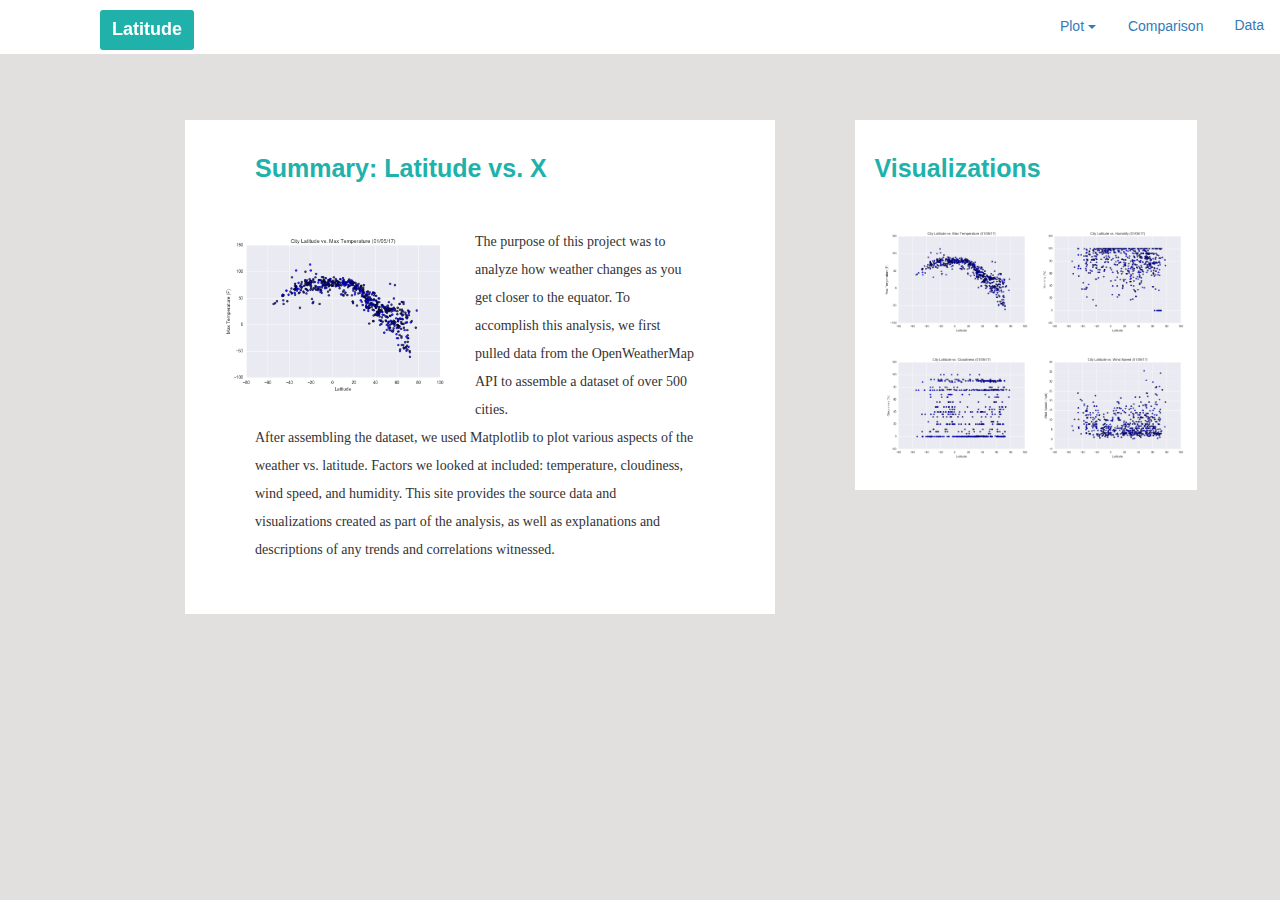
<file: landing.html>
<!DOCTYPE html>
<html lang="en">

<head>
    <meta charset="UTF-8">
    <meta http-equiv="X-UA-Compatible" content="IE=edge">
    <meta name="viewport" content="width=device-width, initial-scale=1">
    <title>Landing</title>

    <link rel="stylesheet" href="https://maxcdn.bootstrapcdn.com/bootstrap/3.4.1/css/bootstrap.min.css">
    <script src="https://ajax.googleapis.com/ajax/libs/jquery/3.6.4/jquery.min.js"></script>
    <script src="https://maxcdn.bootstrapcdn.com/bootstrap/3.4.1/js/bootstrap.min.js"></script>
    <link rel="stylesheet" href="style.css">
</head>

<body>
    <div class="nav navbar">
        <nav class="navbar navbar-fixed-top navbar-header navbar-expand-lg" id="top">
            <button type="button" class="navbar-toggle" data-toggle="collapse" data-target="#rightnavbuttons">
                <span class="icon-bar"></span>
                <span class="icon-bar"></span>
                <span class="icon-bar"></span>
            </button>

            <div class="align-items-left nav-item active">
                <a href="landing.html">
                    <button id="latitude" type="button" class="btn btn-danger navbar-btn">Latitude</button>
                </a>
            </div>

            <div id="rightnavbuttons" class="collapse navbar-collapse container-fluid navbar navbar-nav"
                style="float:right; clear: both">
                <ul class="nav navbar-nav btn-group navbar-nav">
                    <li>
                        <a class="btn dropdown-toggle" data-toggle="dropdown">Plot <span class="caret"></span> </a>
                        <ul class="dropdown-menu" aria-labelledby="dropdownMenuButton">
                            <li>
                                <a class="dropdown-item" href="Visualizations\max_temperature.html">Max Temperature</a>
                            </li>
                            <li>
                                <a class="dropdown-item" href="Visualizations\humidity.html">Humidity</a>
                            </li>
                            <li>
                                <a class="dropdown-item" href="Visualizations\cloudiness.html">Cloudiness</a>
                            </li>
                            <li>
                                <a class="dropdown-item" href="Visualizations\wind_speed.html">Wind Speed</a>
                            </li>
                        </ul>
                    </li>
                    <li>
                        <a href="comparisons.html" type="button" class="nav-link btn btn-link btn-group-lg"
                            href="comparisons.html">Comparison</a>
                    </li>
                    <li>
                        <a href="data.html" type="button" class=" nav-linkbtn btn-link btn-group-lg"
                            href="data.html">Data</a>
                    </li>
                </ul>
            </div>
        </nav>
    </div>


    <main>
        <div class="row" id="landingpage">
            <div id="summary" class=" container col-md-9">
                <header class="header">
                    <h1>Summary: Latitude vs. X</h1>
                </header>
                <div class="section">
                    <img width="250" id="mainimage" class="btn-group-lg" src="Resources\assets\images\Fig1.png"
                        alt="City Latitude vs Max Temperature (01/05/17)">
                    <p>The purpose of this project was to analyze how weather changes as you get closer to the
                        equator.
                        To accomplish this analysis, we first pulled data from the OpenWeatherMap API to assemble a
                        dataset of over 500 cities. </p>
                    <p>After assembling the dataset, we used Matplotlib to plot various aspects of the weather vs.
                        latitude. Factors we looked at included: temperature, cloudiness, wind speed, and humidity.
                        This
                        site provides the source data and visualizations created as part of the analysis, as well as
                        explanations and descriptions of any trends and correlations witnessed. </p>
                </div>
            </div>



            <div class="col-md-3">
                <div class="container">
                    <div id="right-sidebar" class="right-sidebar">
                        <h2>Visualizations</h2>
                        <div class="row">
                            <div class="col-md-6">
                                <a href="Visualizations\max_temperature.html">
                                    <img style="width:150%" type="button" class="btn btn-link btn-group-lg" href=#
                                        src="Resources\assets\images\Fig1.png"
                                        alt="City Latitude vs Max Temperature (01/05/17)">
                                </a>
                            </div>
                            <div class="col-md-6">
                                <a href="Visualizations\humidity.html">
                                    <img style="width:150%" type="button" class="btn btn-link btn-group-lg"
                                        href="Visualizations\humidity.html" src="Resources\assets\images\Fig2.png"
                                        alt="City Latitude vs Humidity (01/05/17)">
                                </a>
                            </div>
                        </div>

                        <div class="row">
                            <div class="col-md-6">
                                <a href="Visualizations\cloudiness.html">
                                    <img style="width:150%" type="button" class="btn btn-link btn-group-lg"
                                        href="Visualizations\cloudiness.html" src="Resources\assets\images\Fig3.png"
                                        alt="City Latitude vs Cloudiness (01/05/17)" />
                                </a>

                            </div>
                            <div class="col-md-6">
                                <a href="Visualizations\wind_speed.html">
                                    <img style="width:150%" type="button" class="btn btn-link btn-group-lg"
                                        href="Visualizations\wind_speed.html" src="Resources\assets\images\Fig4.png"
                                        alt="City Latitude vs Wind Speed (01/05/17)">
                                </a>
                            </div>
                        </div>
                    </div>
                </div>
            </div>
        </div>

    </main>
</body>

</html>
</file>
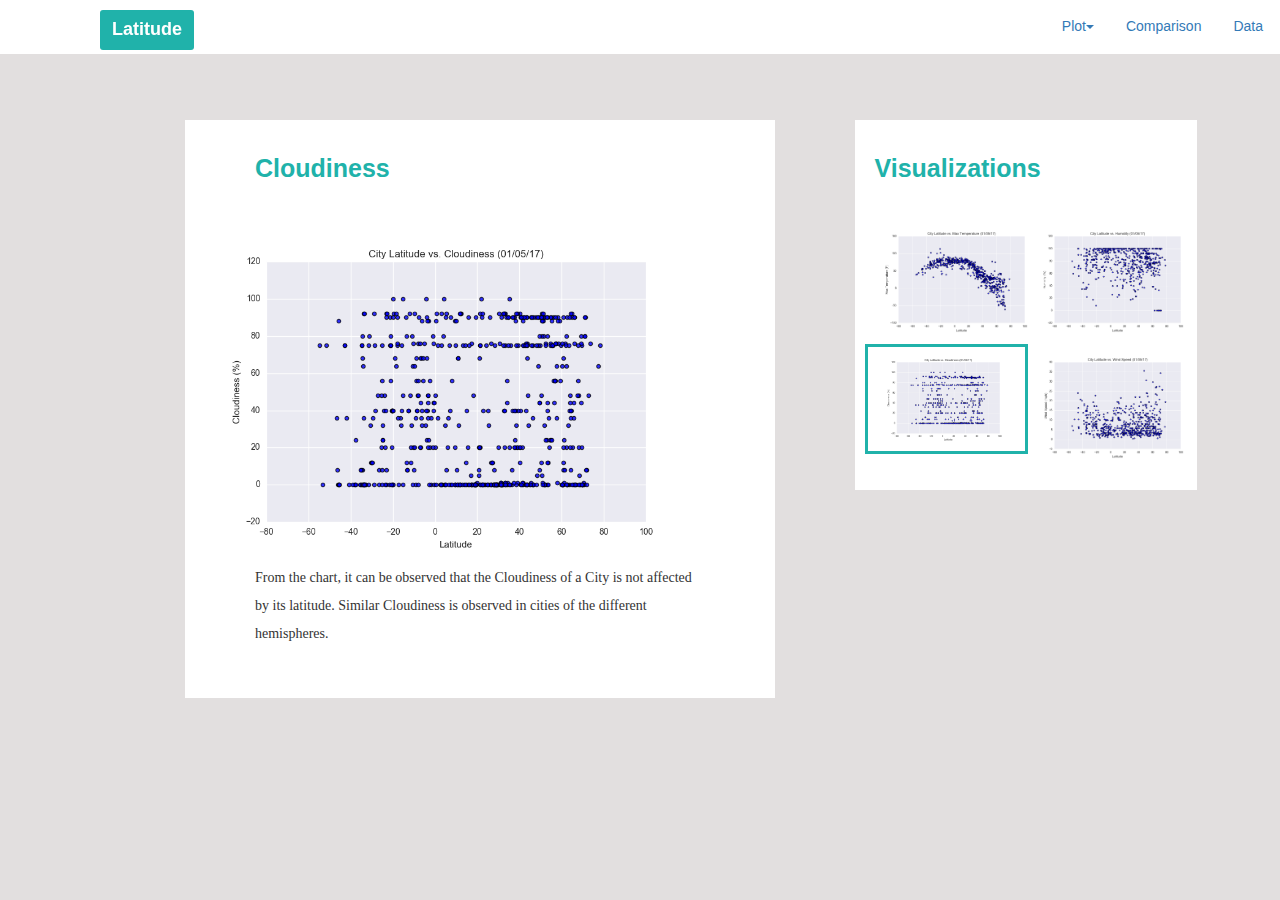
<file: Visualizations/cloudiness.html>
<!DOCTYPE html>
<html lang="en">

<head>
    <meta charset="UTF-8">
    <meta http-equiv="X-UA-Compatible" content="IE=edge">
    <meta name="viewport" content="width=device-width, initial-scale=1">
    <title>Cloudiness</title>

    <link rel="stylesheet" href="https://maxcdn.bootstrapcdn.com/bootstrap/3.4.1/css/bootstrap.min.css">
    <script src="https://ajax.googleapis.com/ajax/libs/jquery/3.6.4/jquery.min.js"></script>
    <script src="https://maxcdn.bootstrapcdn.com/bootstrap/3.4.1/js/bootstrap.min.js"></script>
    <link rel="stylesheet" href="../style.css">

</head>

<body>
    <div class="navbar">
        <nav class="nav navbar main-cointainer navbar-fixed-top navbar-header navbar-expand-lg" id="top">
            <button type="button" class="navbar-toggle" data-toggle="collapse" data-target="#rightnavbuttons">
                <span class="icon-bar"></span>
                <span class="icon-bar"></span>
                <span class="icon-bar"></span>
            </button>

            <div class="align-items-left nav-item active">
                <a href="../index.html">
                    <button id="latitude" type="button" class="btn btn-danger navbar-btn">Latitude</button>
                </a>
            </div>

            <div id="rightnavbuttons" class="collapse navbar-collapse container-fluid navbar navbar-nav"
                style="float:right; clear: both">
                <ul class="nav navbar-nav btn-group navbar-nav">
                    <li>
                        <a class="btn dropdown-toggle" data-toggle="dropdown">Plot<span class="caret"></span> </a>
                        <ul class="dropdown-menu" aria-labelledby="dropdownMenuButton">
                            <li>
                                <a class="dropdown-item" href="max_temperature.html">Max Temperature</a>
                            </li>
                            <li>
                                <a class="dropdown-item" href="humidity.html">Humidity</a>
                            </li>
                            <li>
                                <a class="dropdown-item" href="cloudiness.html">Cloudiness</a>
                            </li>
                            <li>
                                <a class="dropdown-item" href="wind_speed.html">Wind Speed</a>
                            </li>
                        </ul>
                    </li>
                    <li>
                        <a type="button" class="nav-link btn btn-link btn-group-lg"
                            href="../comparisons.html">Comparison
                        </a>
                    </li>
                    <li>
                        <a type="button" class="nav-link btn btn-link btn-group-lg" href="../data.html">Data
                        </a>
                    </li>
                </ul>
            </div>
        </nav>
    </div>

    <main>


        <div class="row" id="visualizationpage">
            <div id="summary" class=" container col-md-9">
                <header class="header">
                    <h1>Cloudiness</h1>
                </header>
                <div class="section">
                    <section id="main-bio">
                        <img id="Summary:Latitude vs. X" width="100%" src="..\Resources\assets\images\Fig3.png"
                            alt="City Latitude vs Cloudines (01/05/17)">
                        <p> From the chart, it can be observed that the Cloudiness of a City is not affected by its
                            latitude.
                            Similar Cloudiness is observed in cities of the different hemispheres. </p>
                    </section>
                </div>
            </div>

            <div class="col-md-3">
                <div class="container">
                    <div id="right-sidebar" class="right-sidebar">
                        <h2>Visualizations</h2>
                        <div class="row">
                            <div class="col-md-6">
                                <a href="max_temperature.html">
                                    <img style="width:150%" type="button" class="btn btn-link btn-group-lg" href=#
                                        src="..\Resources\assets\images\Fig1.png"
                                        alt="City Latitude vs Max Temperature (01/05/17)">
                                </a>
                            </div>
                            <div class="col-md-6">
                                <a href="humidity.html">
                                    <img style="width:150%" type="button" class="btn btn-link btn-group-lg"
                                        href="humidity.html" src="..\Resources\assets\images\Fig2.png"
                                        alt="City Latitude vs Humidity (01/05/17)">
                                </a>
                            </div>
                        </div>

                        <div class="row">
                            <div class="col-md-6">
                                <a href="cloudiness.html">
                                    <img style="width:130%; border:3px solid lightseagreen;" type="button"
                                        class="btn btn-link btn-group-lg" href="cloudiness.html"
                                        src="..\Resources\assets\images\Fig3.png"
                                        alt="City Latitude vs Cloudiness (01/05/17)" />
                                </a>

                            </div>
                            <div class="col-md-6">
                                <a href="wind_speed.html">
                                    <img style="width:150%" type="button" class="btn btn-link btn-group-lg"
                                        href=wind_speed.html" src="..\Resources\assets\images\Fig4.png"
                                        alt="City Latitude vs Wind Speed (01/05/17)">
                                </a>
                            </div>
                        </div>
                    </div>
                </div>
            </div>
        </div>
</body>

</html>
</file>
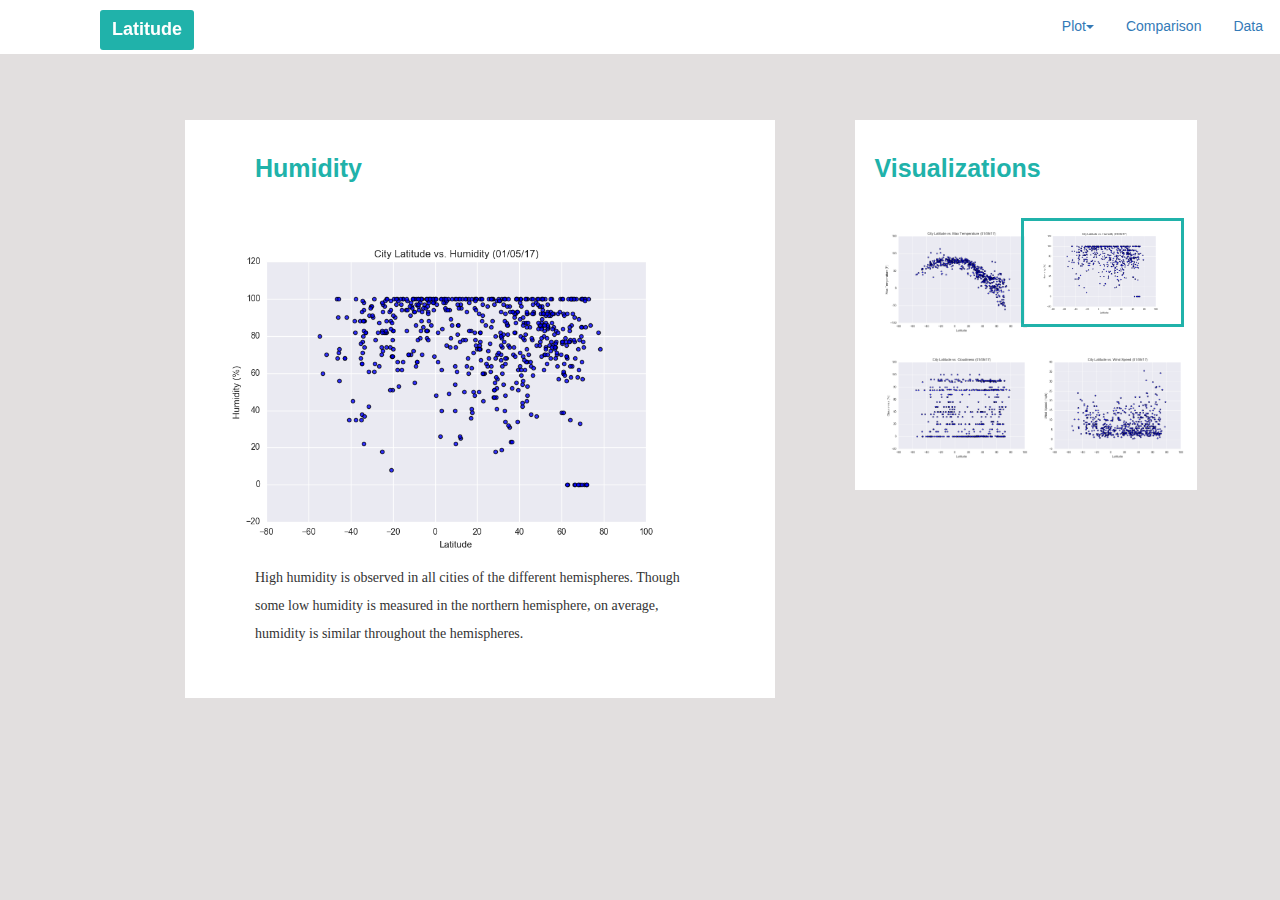
<file: Visualizations/humidity.html>
<!DOCTYPE html>
<html lang="en">

<head>
    <meta charset="UTF-8">
    <meta http-equiv="X-UA-Compatible" content="IE=edge">
    <meta name="viewport" content="width=device-width, initial-scale=1">
    <title>Humidity</title>

    <link rel="stylesheet" href="https://maxcdn.bootstrapcdn.com/bootstrap/3.4.1/css/bootstrap.min.css">
    <script src="https://ajax.googleapis.com/ajax/libs/jquery/3.6.4/jquery.min.js"></script>
    <script src="https://maxcdn.bootstrapcdn.com/bootstrap/3.4.1/js/bootstrap.min.js"></script>
    <link rel="stylesheet" href="../style.css">

</head>

<body>

    <div class="navbar">
        <nav class="nav navbar main-cointainer navbar-fixed-top navbar-header navbar-expand-lg" id="top">
            <button type="button" class="navbar-toggle" data-toggle="collapse" data-target="#rightnavbuttons">
                <span class="icon-bar"></span>
                <span class="icon-bar"></span>
                <span class="icon-bar"></span>
            </button>

            <div class="left-nav align-items-left nav-item active">
                <a href="../index.html">
                    <button id="latitude" type="button" class="btn btn-danger navbar-btn">Latitude</button>
                </a>
            </div>

            <div id="rightnavbuttons" class="right-nav collapse navbar-collapse container-fluid navbar navbar-nav"
                style="float:right; clear: both">
                <ul class="nav navbar-nav btn-group navbar-nav">
                    <li>
                        <a class="btn dropdown-toggle" data-toggle="dropdown">Plot<span class="caret"></span> </a>
                        <ul class="dropdown-menu" aria-labelledby="dropdownMenuButton">
                            <li>
                                <a class="dropdown-item" href="max_temperature.html">Max Temperature</a>
                            </li>
                            <li>
                                <a class="dropdown-item" href="humidity.html">Humidity</a>
                            </li>
                            <li>
                                <a class="dropdown-item" href="cloudiness.html">Cloudiness</a>
                            </li>
                            <li>
                                <a class="dropdown-item" href="wind_speed.html">Wind Speed</a>
                            </li>
                        </ul>
                    </li>
                    <li>
                        <a type="button" class="nav-link btn btn-link btn-group-lg"
                            href="../comparisons.html">Comparison
                        </a>
                    </li>
                    <li>
                        <a type="button" class="nav-link btn btn-link btn-group-lg" href="../data.html">Data
                        </a>
                    </li>
                </ul>
            </div>
        </nav>
    </div>

    <main>
        <div class="row" id="visualizationpage">
            <div id="summary" class=" container col-md-9">
                <header>
                    <h1>Humidity</h1>
                </header>
                <div class="section">
                    <section id="main-bio">

                        <img id="Summary:Latitude vs. X" width="100%" src="..\Resources\assets\images\Fig2.png"
                            alt="City Latitude vs Mhumidity (01/05/17)">

                        <p>High humidity is observed in all cities of the different hemispheres. Though some low
                            humidity is
                            measured in the northern hemisphere, on average, humidity is similar throughout the
                            hemispheres.
                        </p>
                    </section>

                </div>

            </div>
            <div class="col-md-3">
                <div class="container">
                    <div id="right-sidebar" class="right-sidebar">
                        <h2>Visualizations</h2>
                        <div class="row">
                            <div class="col-md-6">
                                <a href="max_temperature.html">
                                    <img style="width:150%" type="button" class="btn btn-link btn-group-lg" href=#
                                        src="..\Resources\assets\images\Fig1.png"
                                        alt="City Latitude vs Max Temperature (01/05/17)">
                                </a>
                            </div>
                            <div class="col-md-6">
                                <a href="humidity.html">
                                    <img style="width:130%; border:3px solid lightseagreen;" type="button"
                                        class="btn btn-link btn-group-lg" href="humidity.html"
                                        src="..\Resources\assets\images\Fig2.png"
                                        alt="City Latitude vs Humidity (01/05/17)">
                                </a>
                            </div>
                        </div>

                        <div class="row">
                            <div class="col-md-6">
                                <a href="cloudiness.html">
                                    <img style="width:150%" type="button" class="btn btn-link btn-group-lg"
                                        href="cloudiness.html" src="..\Resources\assets\images\Fig3.png"
                                        alt="City Latitude vs Cloudiness (01/05/17)" />
                                </a>

                            </div>
                            <div class="col-md-6">
                                <a href="wind_speed.html">
                                    <img style="width:150%" type="button" class="btn btn-link btn-group-lg"
                                        href="wind_speed.html" src="..\Resources\assets\images\Fig4.png"
                                        alt="City Latitude vs Wind Speed (01/05/17)">
                                </a>
                            </div>
                        </div>
                    </div>
                </div>
            </div>
        </div>
    </main>

</body>

</html>
</file>
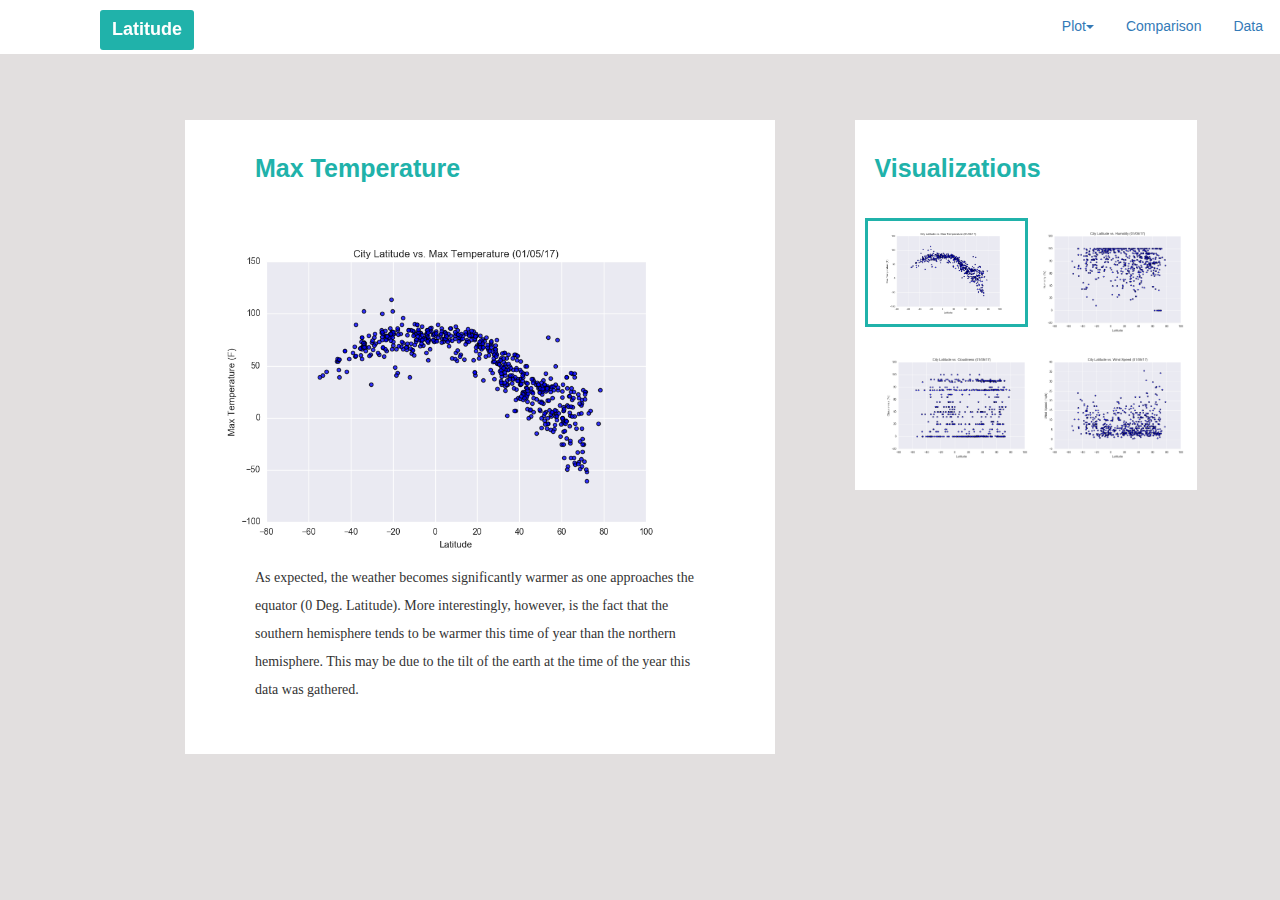
<file: Visualizations/max_temperature.html>
<!DOCTYPE html>
<html lang="en">

<head>
    <meta charset="UTF-8">
    <meta http-equiv="X-UA-Compatible" content="IE=edge">
    <meta name="viewport" content="width=device-width, initial-scale=1">
    <title>Max Temperature</title>

    <link rel="stylesheet" href="https://maxcdn.bootstrapcdn.com/bootstrap/3.4.1/css/bootstrap.min.css">
    <script src="https://ajax.googleapis.com/ajax/libs/jquery/3.6.4/jquery.min.js"></script>
    <script src="https://maxcdn.bootstrapcdn.com/bootstrap/3.4.1/js/bootstrap.min.js"></script>
    <link rel="stylesheet" href="../style.css">

</head>

<body>

    <div class="navbar">
        <nav class="nav navbar main-cointainer navbar-fixed-top navbar-header navbar-expand-lg" id="top">
            <button type="button" class="navbar-toggle" data-toggle="collapse" data-target="#rightnavbuttons">
                <span class="icon-bar"></span>
                <span class="icon-bar"></span>
                <span class="icon-bar"></span>
            </button>

            <div class="left-nav align-items-left nav-item active">
                <a href="../index.html">
                    <button id="latitude" type="button" class="btn btn-danger navbar-btn">Latitude</button>
                </a>
            </div>

            <div id="rightnavbuttons" class="right-nav collapse navbar-collapse container-fluid navbar navbar-nav"
                style="float:right; clear: both">
                <ul class="nav navbar-nav btn-group navbar-nav">
                    <li>
                        <a class="btn dropdown-toggle" data-toggle="dropdown">Plot<span class="caret"></span> </a>
                        <ul class="dropdown-menu" aria-labelledby="dropdownMenuButton">
                            <li>
                                <a class="dropdown-item" href="max_temperature.html">Max Temperature</a>
                            </li>
                            <li>
                                <a class="dropdown-item" href="humidity.html">Humidity</a>
                            </li>
                            <li>
                                <a class="dropdown-item" href="cloudiness.html">Cloudiness</a>
                            </li>
                            <li>
                                <a class="dropdown-item" href="wind_speed.html">Wind Speed</a>
                            </li>
                        </ul>
                    </li>
                    <li>
                        <a type="button" class="nav-link btn btn-link btn-group-lg"
                            href="../comparisons.html">Comparison
                        </a>
                    </li>
                    <li>
                        <a type="button" class="nav-link btn btn-link btn-group-lg" href="../data.html">Data</button>
                        </a>
                    </li>
                </ul>
            </div>
        </nav>
    </div>


    <main>
        <div class="row" id="visualizationpage">
            <div id="summary" class=" container col-md-9">
                <header class="header">
                    <h1>Max Temperature</h1>
                </header>
                <div class="section">
                    <section id="main-bio">
                        <img id="Summary:Latitude vs. X" width="100%" src="..\Resources\assets\images\Fig1.png"
                            alt="City Latitude vs Max Temperature (01/05/17)">
                        <p>As expected, the weather becomes significantly warmer as one approaches the equator (0 Deg.
                            Latitude). More interestingly, however, is the fact that the southern hemisphere tends to be
                            warmer
                            this time of year than the northern hemisphere. This may be due to the tilt of the earth at
                            the
                            time
                            of the year this data was gathered. </p>
                    </section>

                </div>

            </div>


            <div class="col-md-3">
                <div class="container">
                    <div id="right-sidebar" class="right-sidebar">
                        <h2>Visualizations</h2>
                        <div class="row">
                            <div class="col-md-6">
                                <a href="max_temperature.html">
                                    <img style="width:130%; border:3px solid lightseagreen;" type="button"
                                        class="btn btn-link btn-group-lg image-margin" href=#
                                        src="..\Resources\assets\images\Fig1.png"
                                        alt="City Latitude vs Max Temperature (01/05/17)">
                                </a>
                            </div>
                            <div class="col-md-6">
                                <a href="humidity.html">
                                    <img style="width:150%" type="button" class="btn btn-link btn-group-lg"
                                        href="humidity.html" src="..\Resources\assets\images\Fig2.png"
                                        alt="City Latitude vs Humidity (01/05/17)">
                                </a>
                            </div>
                        </div>

                        <div class="row">
                            <div class="col-md-6">
                                <a href="cloudiness.html">
                                    <img style="width:150%" type="button" class="btn btn-link btn-group-lg"
                                        href="cloudiness.html" src="..\Resources\assets\images\Fig3.png"
                                        alt="City Latitude vs Cloudiness (01/05/17)" />
                                </a>

                            </div>
                            <div class="col-md-6">
                                <a href="wind_speed.html">
                                    <img style="width:150%" type="button" class="btn btn-link btn-group-lg"
                                        href="wind_speed.html" src="..\Resources\assets\images\Fig4.png"
                                        alt="City Latitude vs Wind Speed (01/05/17)">
                                </a>
                            </div>
                        </div>
                    </div>
                </div>
            </div>
        </div>
    </main>

</body>

</html>
</file>
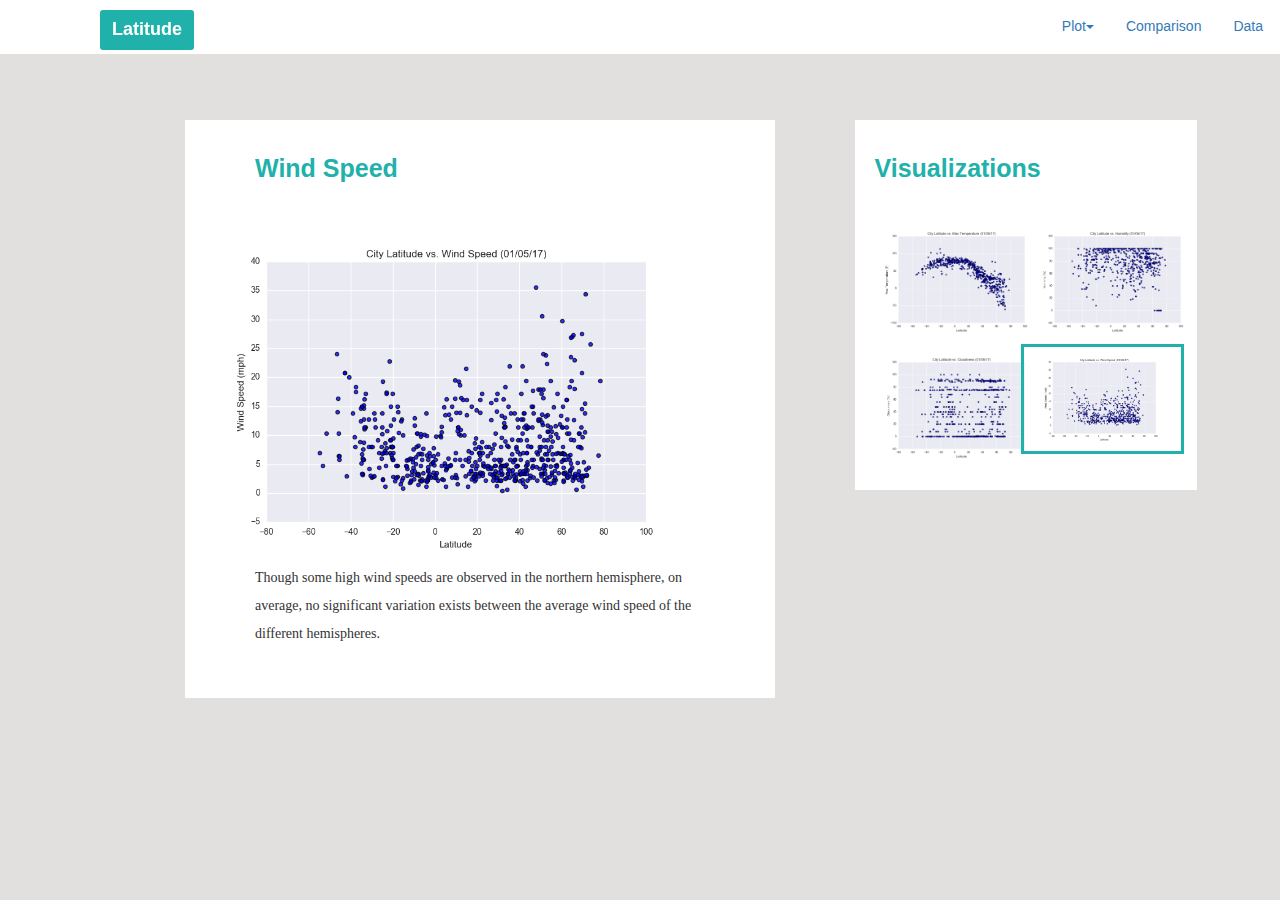
<file: Visualizations/wind_speed.html>
<!DOCTYPE html>
<html lang="en">

<head>
    <meta charset="UTF-8">
    <meta http-equiv="X-UA-Compatible" content="IE=edge">
    <meta name="viewport" content="width=device-width, initial-scale=1">
    <title>Wind Speed</title>

    <link rel="stylesheet" href="https://maxcdn.bootstrapcdn.com/bootstrap/3.4.1/css/bootstrap.min.css">
    <script src="https://ajax.googleapis.com/ajax/libs/jquery/3.6.4/jquery.min.js"></script>
    <script src="https://maxcdn.bootstrapcdn.com/bootstrap/3.4.1/js/bootstrap.min.js"></script>
    <link rel="stylesheet" href="../style.css">

</head>

<body>
    
    <div class="navbar">
        <nav class="nav navbar main-cointainer navbar-fixed-top navbar-header navbar-expand-lg" id="top">
            <button type="button" class="navbar-toggle" data-toggle="collapse" data-target="#rightnavbuttons">
                <span class="icon-bar"></span>
                <span class="icon-bar"></span>
                <span class="icon-bar"></span>
            </button>

            <div class="left-nav align-items-left nav-item active">
                <a href="../index.html">
                    <button id="latitude" type="button" class="btn btn-danger navbar-btn">Latitude</button>
                </a>
            </div>

            <div id="rightnavbuttons" class="right-nav collapse navbar-collapse container-fluid navbar navbar-nav"
                style="float:right; clear: both">
                <ul class="nav navbar-nav btn-group navbar-nav">
                    <li>
                    <a class="btn dropdown-toggle" data-toggle="dropdown">Plot<span class="caret"></span> </a>
                    <ul class="dropdown-menu" aria-labelledby="dropdownMenuButton">
                        <li>
                            <a class="dropdown-item" href="max_temperature.html">Max Temperature</a>
                        </li>
                        <li>
                            <a class="dropdown-item" href="humidity.html">Humidity</a>
                        </li>
                        <li>
                            <a class="dropdown-item" href="cloudiness.html">Cloudiness</a>
                        </li>
                        <li>
                            <a class="dropdown-item" href="wind_speed.html">Wind Speed</a>
                        </li>
                    </ul>
                </li>
                <li>
                    <a type="button" class="nav-link btn btn-link btn-group-lg" href="../comparisons.html">Comparison
                        </a>
                </li>
                <li>
                    <a type="button" class="nav-link btn btn-link btn-group-lg" href="../data.html">Data
                    </a>
                </li>
                </ul>
            </div>
        </nav>
    </div>

    <main>
        <div class="row" id="visualizationpage">
            <div id="summary" class=" container col-md-9">
                <header class="header">
                    <h1>Wind Speed</h1>
                </header>
                <div class="section">
                    <section id="main-bio">
                        <img id="images" width="100%" src="..\Resources\assets\images\Fig4.png"
                            alt="City Latitude vs Wind Speed (01/05/17)">
                        <p>Though some high wind speeds are observed in the northern hemisphere, on average, no
                            significant
                            variation exists between the average wind speed of the different hemispheres. </p>
                    </section>
                </div>
            </div>
            <div class="col-md-3">
                <div class="container">
                    <div id="right-sidebar" class="right-sidebar">
                        <h2>Visualizations</h2>
                        <div class="row">
                            <div class="col-md-6">
                                <a href="max_temperature.html">
                                    <img style="width:150%" type="button" class="btn btn-link btn-group-lg" href=#
                                        src="..\Resources\assets\images\Fig1.png"
                                        alt="City Latitude vs Max Temperature (01/05/17)">
                                </a>
                            </div>
                            <div class="col-md-6">
                                <a href="humidity.html">
                                    <img style="width:150%" type="button" class="btn btn-link btn-group-lg"
                                        href="humidity.html" src="..\Resources\assets\images\Fig2.png"
                                        alt="City Latitude vs Humidity (01/05/17)">
                                </a>
                            </div>
                        </div>

                        <div class="row">
                            <div class="col-md-6">
                                <a href="cloudiness.html">
                                    <img style="width:150%" type="button" class="btn btn-link btn-group-lg"
                                        href="cloudiness.html" src="..\Resources\assets\images\Fig3.png"
                                        alt="City Latitude vs Cloudiness (01/05/17)" />
                                </a>

                            </div>
                            <div class="col-md-6">
                                <a href="wind_speed.html">
                                    <img style="width:130%; border:3px solid lightseagreen;" type="button"
                                        class="btn btn-link btn-group-lg" href="wind_speed.html"
                                        src="..\Resources\assets\images\Fig4.png"
                                        alt="City Latitude vs Wind Speed (01/05/17)">
                                </a>
                            </div>
                        </div>
                    </div>
                </div>
            </div>
        </div>
    </main>
</body>

</html>
</file>
<file: style.css>
nav {
    background-color: white;
    margin-bottom: 0;
}

.navbar-toggle {
    /* background: lightseagreen; */
    border: 1px solid white;
    color: black;
}

@media screen and (max-width: 767px) {
    nav {
        background-color: lightseagreen;
    }
}

@media screen and (max-width: 767px) {
    nav #latitude {
        font-size: 30px;
        text-align: center;
        vertical-align: top;
        margin-top: 0px;
        padding-top: 0px;
        padding-bottom: 0px;
    }
}


#latitude {
    display: inline;
    margin-top: 10px;
    margin-left: 100px;
    margin-bottom: 0;
    position: fixed;
    cursor: pointer;
    color: white;
    background: lightseagreen;
    border-radius: 3px;
    font-size: 18px;
    text-align: center;
    font-weight: bold;
    padding-left: 10px;
    padding-right: 10px;
    padding-top: 5px;
    padding-bottom: 5px;
    border: none;
    border: 2px solid transparent;
}


#rightnavbar {
    text-align: center;
    font-size: 0px;
    color: black;
    display: flex;
    justify-content: space-between;
    margin-left: 20px;
    margin-right: 50px;
    margin-top: 10px;
    margin-bottom: 0px;
}

.navbar ul {
    list-style-type: none;
    margin: 0;
    padding: 0;
}

li {
    display: inline;
}

.navbar a:hover {
    background: #ddd;
    color: black;
}

.icon-bar {
    background-color: black;
}


body {
    margin: 0;
    background-color: rgb(226, 223, 223);
}

#summary {
    width: 45%;
    line-height: 150%;
    background: white;
    margin-left: 200px;
    margin-right: 50px;
    margin-top: 50px;
    margin-bottom: 50px;
    padding: 0px 80px 50px 20px;
}

#mainimage {
    float: left;
    margin-left: 10px;
    margin-right: 10px;
    margin-bottom: 5px;
    background: whitesmoke;
    ;
}

#right-sidebar {
    width: 30%;
    background: white;
    padding: 20px 50px 20px 10px;
    margin-left: 0;
    margin-right: 0;
    margin-top: 50px;
    margin-bottom: 50px;
}

p {
    font-size: 14px;
    font-family: Georgia, "Times New Roman", Times, serif;
    line-height: 200%;
    margin: 0;
    margin-left: 50px;
}

h1 {
    padding-top: 10px;
    padding-bottom: 20px;
    line-height: 150%;
    font-size: 25px;
    font-weight: bold;
    color: lightseagreen;
    text-align: left;
    margin-left: 50px;
    margin-right: 10px;
    margin-bottom: 20px;
}

h2 {
    padding-top: 0px;
    padding-bottom: 10px;
    line-height: 150%;
    font-size: 25px;
    font-weight: bold;
    color: lightseagreen;
    text-align: left;
    margin-left: 10px;
    margin-right: 10px;
    margin-top: 10px;
    margin-bottom: 20px;
}


h3,
h4,
h5,
h6 {
    font-size: 20px;
    color: lightseagreen;
    text-align: center;
    font-weight: bold;
    margin-left: 10px;
    margin-right: 10px;
    margin-top: 50px;
    margin-bottom: 5px;
}

#datatable {
    background-color: white;
    margin-left: 100px;
    margin-right: 150px;
    margin-top: 50px;
    margin-bottom: 5px;
    padding-top: 0px;
    overflow-x: scroll;
}


table {
    font-family: arial, sans-serif;
    border-collapse: collapse;
    width: 85%;
    margin-left: 50px;
    margin-top: 30px;
    margin-bottom: 50px;
}


td,
th {
    border: 1px solid #dddddd;
    text-align: left;
    padding: 8px;
}

tr:nth-child(even) {
    background-color: #dddddd;
}

#charts {
    width: 70%;
    background: white;
    margin: 50px 50px 20px 200px;
    padding: 0px 20px 20px 20px;
}
</file>
